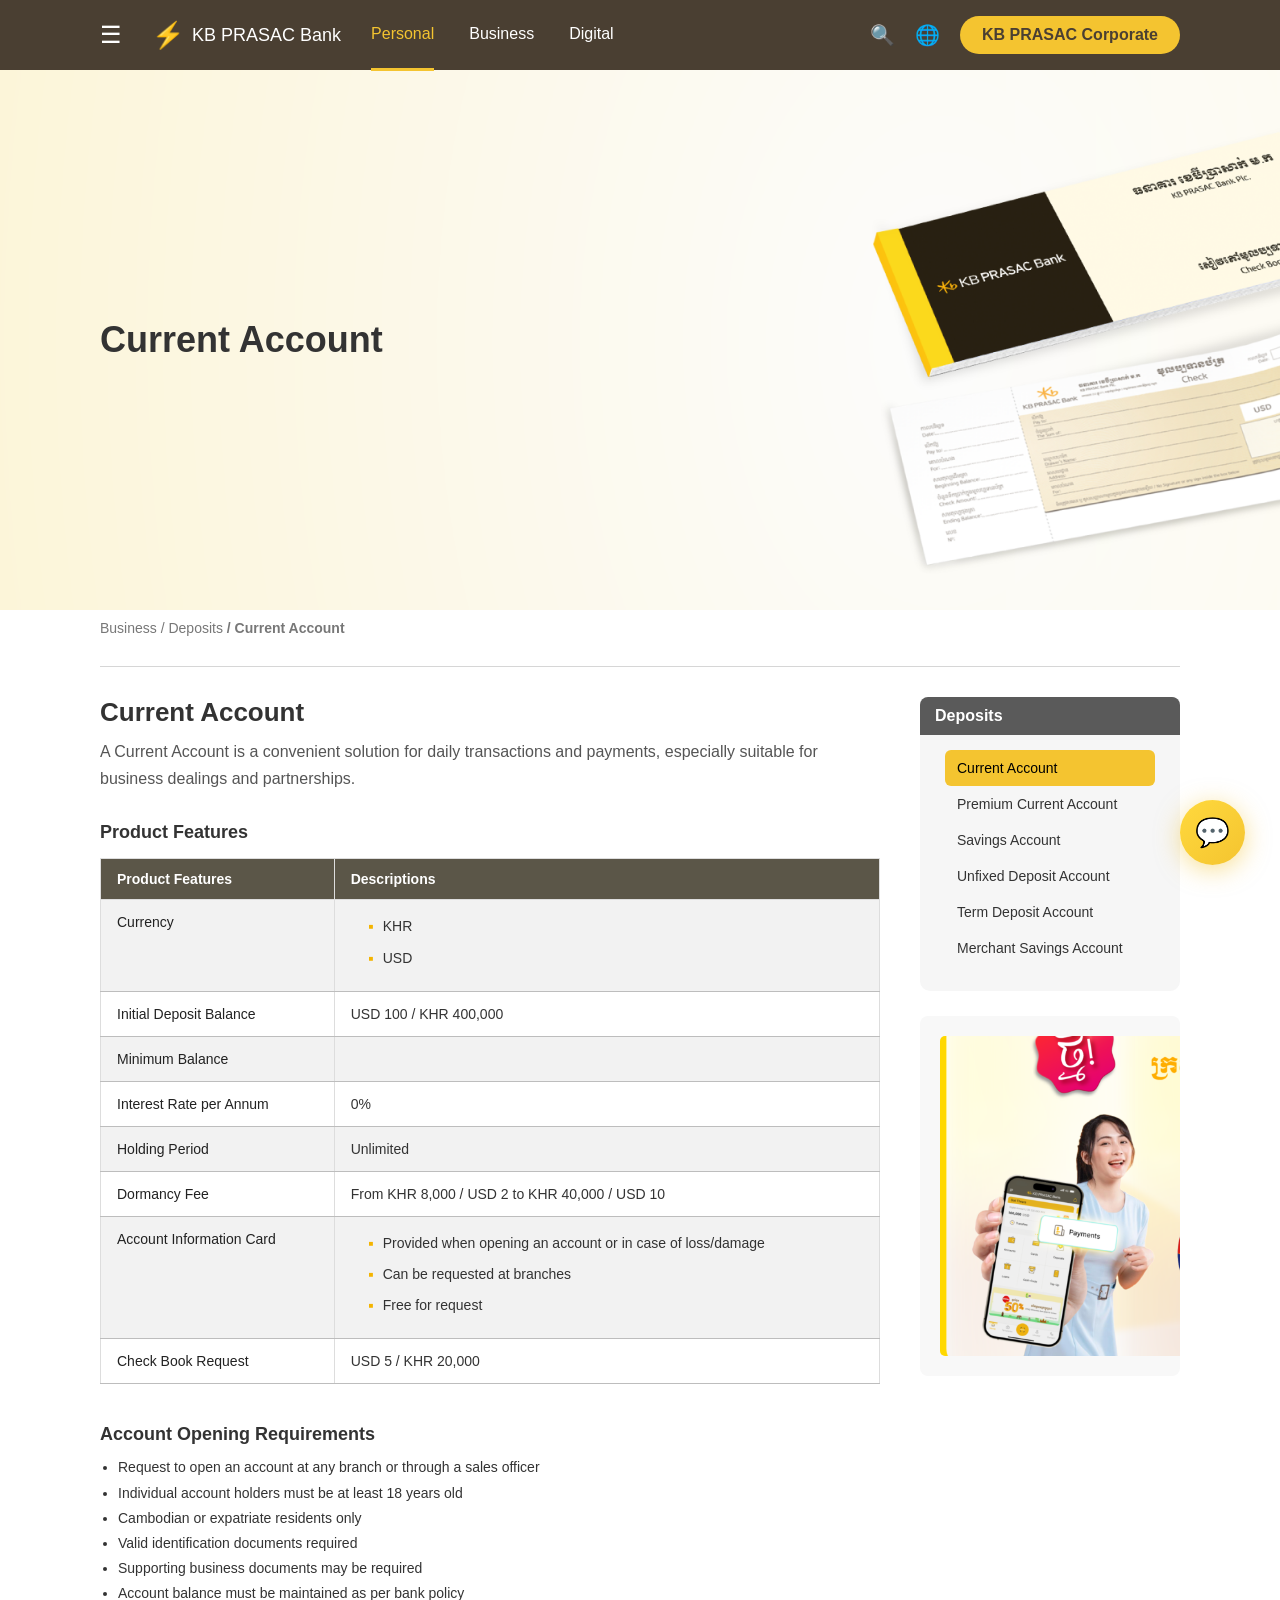
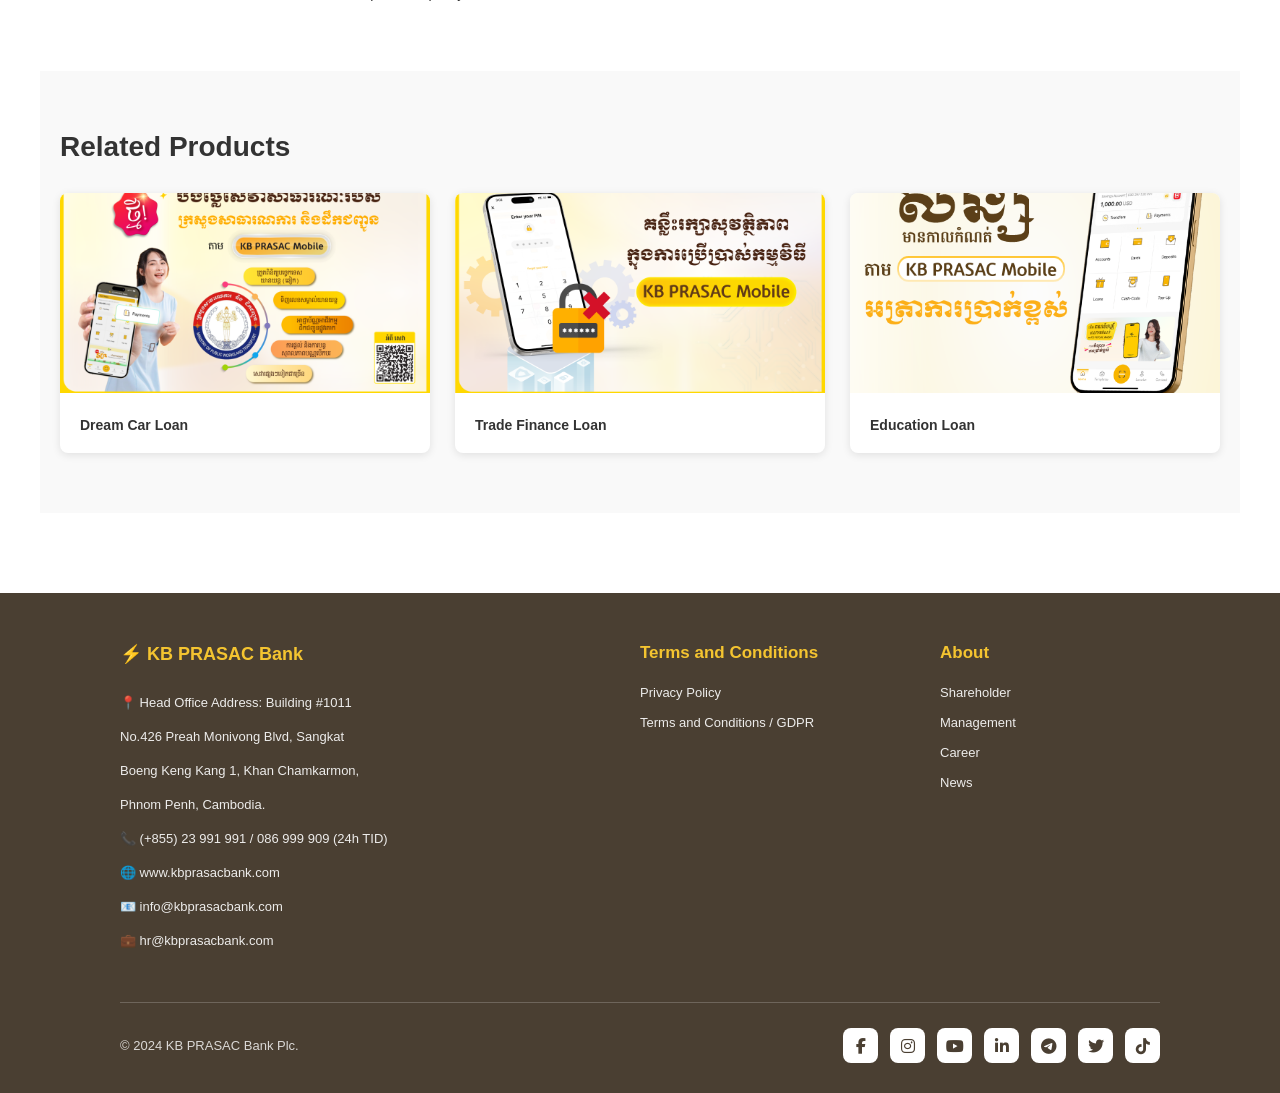
<file: pages/deposits/current-account.html>
<!DOCTYPE html>
<html lang="en">

<head>
    <meta charset="UTF-8">
    <meta name="viewport" content="width=device-width, initial-scale=1.0">
    <title>Current Account</title>
    <link href="https://fonts.googleapis.com/css2?family=Hanuman:wght@400;700&display=swap" rel="stylesheet">
    <link rel="stylesheet" href="https://cdnjs.cloudflare.com/ajax/libs/font-awesome/6.5.1/css/all.min.css" />
    <link rel="stylesheet" href="../../css/style.css">
    <link rel="stylesheet" href="../../css/repeat-style.css">
    <style>
        .loan-hero {
            background: url('../../assets/current-pc.png') center / cover no-repeat !important;
        }

        @media (max-width: 992px) {
            .loan-hero {
                background: url('../../assets/current-mobile.png') center / cover no-repeat !important;
                padding: 60px 0;
                min-height: 50vh;
            }
        }
    </style>
</head>

<body>
    <!-- OVERLAY -->
    <div id="menuOverlay" class="menu-overlay"></div>

    <!-- SIDEBAR -->
    <aside id="sidebar" class="sidebar">
        <div class="sidebar-header">
            <span class="sidebar-logo">KB PRASAC Bank</span>
            <button id="menuClose" class="close-btn">✕</button>
        </div>

        <ul class="sidebar-menu">
            <li class="menu-item">
                <span>Bank Overview</span>
                <span class="plus">+</span>
            </li>
            <li class="menu-item">
                <span>Support</span>
                <span class="plus">+</span>
            </li>
            <li class="menu-item">
                <span>Media</span>
                <span class="plus">+</span>
            </li>
            <li class="menu-item">
                <span>Career</span>
                <span class="plus">+</span>
            </li>
            <li class="menu-item">
                <span>Investor Relations</span>
                <span class="plus">+</span>
            </li>
            <li class="menu-item">
                <span>ESG Management</span>
            </li>
        </ul>

        <div class="sidebar-footer">
            <p>Follow Us:</p>
            <div class="social-icons">
                <span>📘</span>
                <span>📸</span>
                <span>🎵</span>
                <span>❌</span>
                <span>💼</span>
                <span>▶️</span>
                <span>✈️</span>
            </div>
        </div>
    </aside>

    <div id="menuOverlay" class="menu-overlay"></div>

    <header class="header">
        <div class="container header-inner">

            <!-- LEFT -->
            <div class="nav-left">
                <!-- HAMBURGER -->
                <button id="menuToggle" class="menu-toggle">☰</button>

                <a class="logo" href="/">
                    <span class="logo-icon">⚡</span>
                    KB PRASAC Bank
                </a>
                <nav class="mobile-nav">
                    <a href="#">Personal</a>a
                    <a href="#">Business</a>
                    <a href="#">Digital</a>
                    <a href="#">About Us</a>
                    <a href="#">Contact</a>
                </nav>

                <ul class="nav-menu">

                    <!-- PERSONAL -->
                    <li class="nav-item has-mega">
                        <a href="#" class="nav-link active">Personal</a>

                        <div class="mega-menu">
                            <div class="mega-grid">

                                <!-- LOANS -->
                                <div class="mega-col">
                                    <h4>Loans</h4>
                                    <a href="../loans/micro-business-loan.html">Micro Business Loan</a>
                                    <a href="../loans/small-business-loan.html">Small Business Loan</a>
                                    <a href="../loans/medium-business-loan.html">Medium Business Loan</a>
                                    <a href="../loans/overdraft-loan.html">Overdraft Loan</a>
                                    <a href="../loans/trade-finance-loan.html">Trade Finance Loan</a>
                                </div>

                                <!-- DEPOSITS -->
                                <div class="mega-col">
                                    <h4>Deposits</h4>
                                    <a href="../deposits/current-account.html">Current Account</a>
                                    <a href="../deposits/premium-current-account.html">Premium Current Account</a>
                                    <a href="../deposits/savings-account.html">Savings Account</a>
                                    <a href="../deposits/unfixed-deposit-account.html">Unfixed Deposit Account</a>
                                    <a href="../deposits/term-deposit-account.html">Term Deposit Account</a>
                                    <a href="../deposits/merchant-savings-account.html">Merchant Savings Account</a>
                                </div>

                                <!-- SELF-BANKING -->
                                <div class="mega-col">
                                    <h4>Self-Banking</h4>
                                    <a href="../self-banking/kb-prasac-mobile.html">KB PRASAC Mobile</a>
                                    <a href="../self-banking/digital-account.html">Digital Account</a>
                                    <a href="../self-banking/atm.html">ATM</a>
                                    <a href="../self-banking/deposit-machine.html">Deposit Machine</a>
                                    <a href="../self-banking/bill-payments.html">Bill Payments</a>
                                    <a href="../self-banking/interbank-transfer.html">Interbank Fund Transfer</a>
                                </div>

                                <!-- SERVICES -->
                                <div class="mega-col">
                                    <h4>Services</h4>
                                    <a href="../services/bill-payments.html">Bill Payments</a>
                                    <a href="../services/international-transfer.html">International Fund Transfer</a>
                                    <a href="../services/interbank-transfer.html">Interbank Fund Transfer</a>
                                    <a href="../services/cash-code.html">Cash-Code</a>
                                    <a href="../services/foreign-exchange.html">Foreign Exchange</a>
                                    <a href="../services/standing-instruction.html">Standing Instruction</a>
                                    <a href="../services/payroll-service.html">Payroll Service</a>
                                </div>

                            </div>
                        </div>
                    </li>

                    <!-- BUSINESS -->
                    <li class="nav-item has-mega">
                        <a href="#" class="nav-link">Business</a>

                        <div class="mega-menu">
                            <div class="mega-grid">

                                <!-- LOANS -->
                                <div class="mega-col">
                                    <h4>Loans</h4>
                                    <a href="../loans/micro-business-loan.html">Micro Business Loan</a>
                                    <a href="../loans/small-business-loan.html">Small Business Loan</a>
                                    <a href="../loans/medium-business-loan.html">Medium Business Loan</a>
                                    <a href="../loans/overdraft-loan.html">Overdraft Loan</a>
                                    <a href="../loans/trade-finance-loan.html">Trade Finance Loan</a>
                                </div>

                                <!-- DEPOSITS -->
                                <div class="mega-col">
                                    <h4>Deposits</h4>
                                    <a href="../deposits/current-account.html">Current Account</a>
                                    <a href="../deposits/premium-current-account.html">Premium Current Account</a>
                                    <a href="../deposits/savings-account.html">Savings Account</a>
                                    <a href="../deposits/unfixed-deposit-account.html">Unfixed Deposit Account</a>
                                    <a href="../deposits/term-deposit-account.html">Term Deposit Account</a>
                                    <a href="../deposits/merchant-savings-account.html">Merchant Savings Account</a>
                                </div>

                                <!-- BUSINESS SERVICES -->
                                <div class="mega-col">
                                    <h4>Business Services</h4>
                                    <a href="../services/payroll-service.html">Payroll Service</a>
                                    <a href="../services/cash-management.html">Cash Management</a>
                                    <a href="../services/bank-confirmation.html">Bank Confirmation</a>
                                    <a href="../services/standing-instruction.html">Standing Instruction</a>
                                    <a href="../services/foreign-exchange.html">Foreign Exchange</a>
                                </div>

                                <!-- TRADE FINANCE -->
                                <div class="mega-col">
                                    <h4>Trade Finance</h4>
                                    <a href="../trade-finance/import-finance.html">Import Finance</a>
                                    <a href="../trade-finance/export-finance.html">Export Finance</a>
                                    <a href="../trade-finance/guarantees.html">Guarantees</a>
                                    <a href="../trade-finance/lc-services.html">LC Services</a>
                                </div>

                            </div>
                        </div>
                    </li>

                    <!-- DIGITAL -->
                    <li class="nav-item has-mega">
                        <a href="#" class="nav-link">Digital</a>

                        <div class="mega-menu">
                            <div class="mega-grid">

                                <div class="mega-col">
                                    <h4>Digital Banking</h4>
                                    <a href="../digital/kb-prasac-mobile.html">KB PRASAC Mobile</a>
                                    <a href="../digital/kb-prasac-corporate.html">KB PRASAC Corporate</a>
                                    <a href="../digital/digital-account.html">Digital Account</a>
                                </div>

                                <div class="mega-col">
                                    <h4>Self-Service</h4>
                                    <a href="../digital/atm.html">ATM</a>
                                    <a href="../digital/deposit-machine.html">Deposit Machine</a>
                                    <a href="../digital/cash-code.html">Cash-Code</a>
                                    <a href="../digital/css.html">CSS</a>
                                </div>

                                <div class="mega-col">
                                    <h4>Payments</h4>
                                    <a href="../digital/bill-payments.html">Bill Payments</a>
                                    <a href="../digital/interbank-transfer.html">Interbank Fund Transfer</a>
                                    <a href="../digital/international-transfer.html">International Fund Transfer</a>
                                    <a href="../digital/phone-topup.html">Phone Top Up</a>
                                </div>

                                <div class="mega-col">
                                    <h4>Other Services</h4>
                                    <a href="../digital/qr-payment.html">QR Payment</a>
                                    <a href="../digital/tax-payment.html">Tax Payment</a>
                                    <a href="../digital/merchant-services.html">Merchant Services</a>
                                </div>

                            </div>
                        </div>
                    </li>

                </ul>
            </div>

            <!-- RIGHT -->
            <div class="nav-right">
                <span class="icon">🔍</span>
                <span class="icon">🌐</span>
                <a href="#" class="kb-btn">KB PRASAC Corporate</a>
            </div>

        </div>
    </header>


    <section class="loan-hero">
        <div class="container loan-hero-wrap">
            <div class="loan-hero-text">
                <h1>Current Account</h1>
            </div>
        </div>
    </section>


    <div class="container">
        <p class="breadcrumb">Business / Deposits <strong>/ Current Account</strong></p>
    </div>
    <section class="loan-page container">

        <!-- LEFT : CONTENT -->
        <div class="loan-content">

            <h2>Current Account</h2>
            <p class="loan-desc">
                A Current Account is a convenient solution for daily transactions and
                payments, especially suitable for business dealings and partnerships.
            </p>

            <!-- PRODUCT FEATURES -->
            <div class="loan-block">
                <h3>Product Features</h3>

                <table class="kb-table">
                    <thead>
                        <tr>
                            <th>Product Features</th>
                            <th>Descriptions</th>
                        </tr>
                    </thead>
                    <tbody>
                        <tr>
                            <td>Currency</td>
                            <td>
                                <ul class="kb-list">
                                    <li>KHR</li>
                                    <li>USD</li>
                                </ul>
                            </td>
                        </tr>

                        <tr>
                            <td>Initial Deposit Balance</td>
                            <td>USD 100 / KHR 400,000</td>
                        </tr>

                        <tr>
                            <td>Minimum Balance</td>
                            <td>&nbsp;</td>
                        </tr>

                        <tr>
                            <td>Interest Rate per Annum</td>
                            <td>0%</td>
                        </tr>

                        <tr>
                            <td>Holding Period</td>
                            <td>Unlimited</td>
                        </tr>

                        <tr>
                            <td>Dormancy Fee</td>
                            <td>
                                From KHR 8,000 / USD 2 to KHR 40,000 / USD 10
                            </td>
                        </tr>

                        <tr>
                            <td>Account Information Card</td>
                            <td>
                                <ul class="kb-list">
                                    <li>Provided when opening an account or in case of loss/damage</li>
                                    <li>Can be requested at branches</li>
                                    <li>Free for request</li>
                                </ul>
                            </td>
                        </tr>

                        <tr>
                            <td>Check Book Request</td>
                            <td>USD 5 / KHR 20,000</td>
                        </tr>
                    </tbody>
                </table>

            </div>

            <!-- REQUIREMENTS -->
            <div class="loan-block">
                <h3>Account Opening Requirements</h3>
                <ul>
                    <li>Request to open an account at any branch or through a sales officer</li>
                    <li>Individual account holders must be at least 18 years old</li>
                    <li>Cambodian or expatriate residents only</li>
                    <li>Valid identification documents required</li>
                    <li>Supporting business documents may be required</li>
                    <li>Account balance must be maintained as per bank policy</li>
                </ul>
            </div>

        </div>

        <!-- RIGHT : ASIDE -->
        <aside class="loan-sidebar">

            <div class="loan-nav">
                <h4>Deposits</h4>

                <a class="active" href="./current-account.html">
                    Current Account
                </a>
                <a href="./premium-current-account.html">
                    Premium Current Account
                </a>
                <a href="./savings-account.html">
                    Savings Account
                </a>
                <a href="./unfixed-deposit-account.html">
                    Unfixed Deposit Account
                </a>
                <a href="./term-deposit-account.html">
                    Term Deposit Account
                </a>
                <a href="./merchant-savings-account.html">
                    Merchant Savings Account
                </a>
            </div>

            <div class="loan-promo">
                <div class="promo-slider">
                    <img src="../../assets/news2.png" alt="">
                    <img src="../../assets/news1.png" alt="">
                    <img src="../../assets/news3.png" alt="">
                </div>
            </div>

        </aside>

    </section>


    <section class="related-loans container">
        <h3>Related Products</h3>

        <div class="related-grid">
            <div class="related-card">
                <img src="../../assets/news2.png">
                <p>Dream Car Loan</p>
            </div>
            <div class="related-card">
                <img src="../../assets/news3.png">
                <p>Trade Finance Loan</p>
            </div>
            <div class="related-card">
                <img src="../../assets/news1.png">
                <p>Education Loan</p>
            </div>
        </div>
    </section>

    <!-- Footer -->
    <footer class="footer">
        <div class="container">
            <div class="footer-content">
                <div class="footer-info">
                    <div class="footer-logo">⚡ KB PRASAC Bank</div>
                    <p>📍 Head Office Address: Building #1011</p>
                    <p>No.426 Preah Monivong Blvd, Sangkat</p>
                    <p>Boeng Keng Kang 1, Khan Chamkarmon,</p>
                    <p>Phnom Penh, Cambodia.</p>
                    <p>📞 (+855) 23 991 991 / 086 999 909 (24h TID)</p>
                    <p>🌐 www.kbprasacbank.com</p>
                    <p>📧 info@kbprasacbank.com</p>
                    <p>💼 hr@kbprasacbank.com</p>
                </div>
                <div class="footer-section">
                    <h4>Terms and Conditions</h4>
                    <ul>
                        <li><a href="#">Privacy Policy</a></li>
                        <li><a href="#">Terms and Conditions / GDPR</a></li>
                    </ul>
                </div>
                <div class="footer-section">
                    <h4>About</h4>
                    <ul>
                        <li><a href="#">Shareholder</a></li>
                        <li><a href="#">Management</a></li>
                        <li><a href="#">Career</a></li>
                        <li><a href="#">News</a></li>
                    </ul>
                </div>
            </div>
            <div class="footer-bottom">
                <p>© 2024 KB PRASAC Bank Plc.</p>

                <div class="social-icons">
                    <a href="#" class="social-icon"><i class="fab fa-facebook-f"></i></a>
                    <a href="#" class="social-icon"><i class="fab fa-instagram"></i></a>
                    <a href="#" class="social-icon"><i class="fab fa-youtube"></i></a>
                    <a href="#" class="social-icon"><i class="fab fa-linkedin-in"></i></a>
                    <a href="#" class="social-icon"><i class="fab fa-telegram-plane"></i></a>
                    <a href="#" class="social-icon"><i class="fab fa-twitter"></i></a>
                    <a href="#" class="social-icon"><i class="fab fa-tiktok"></i></a>
                </div>
            </div>
        </div>
    </footer>

    <!-- Chat Button -->
    <div class="chat-button"></div>
    <script src="../../js/main.js"></script>

</body>

</html>
</file>
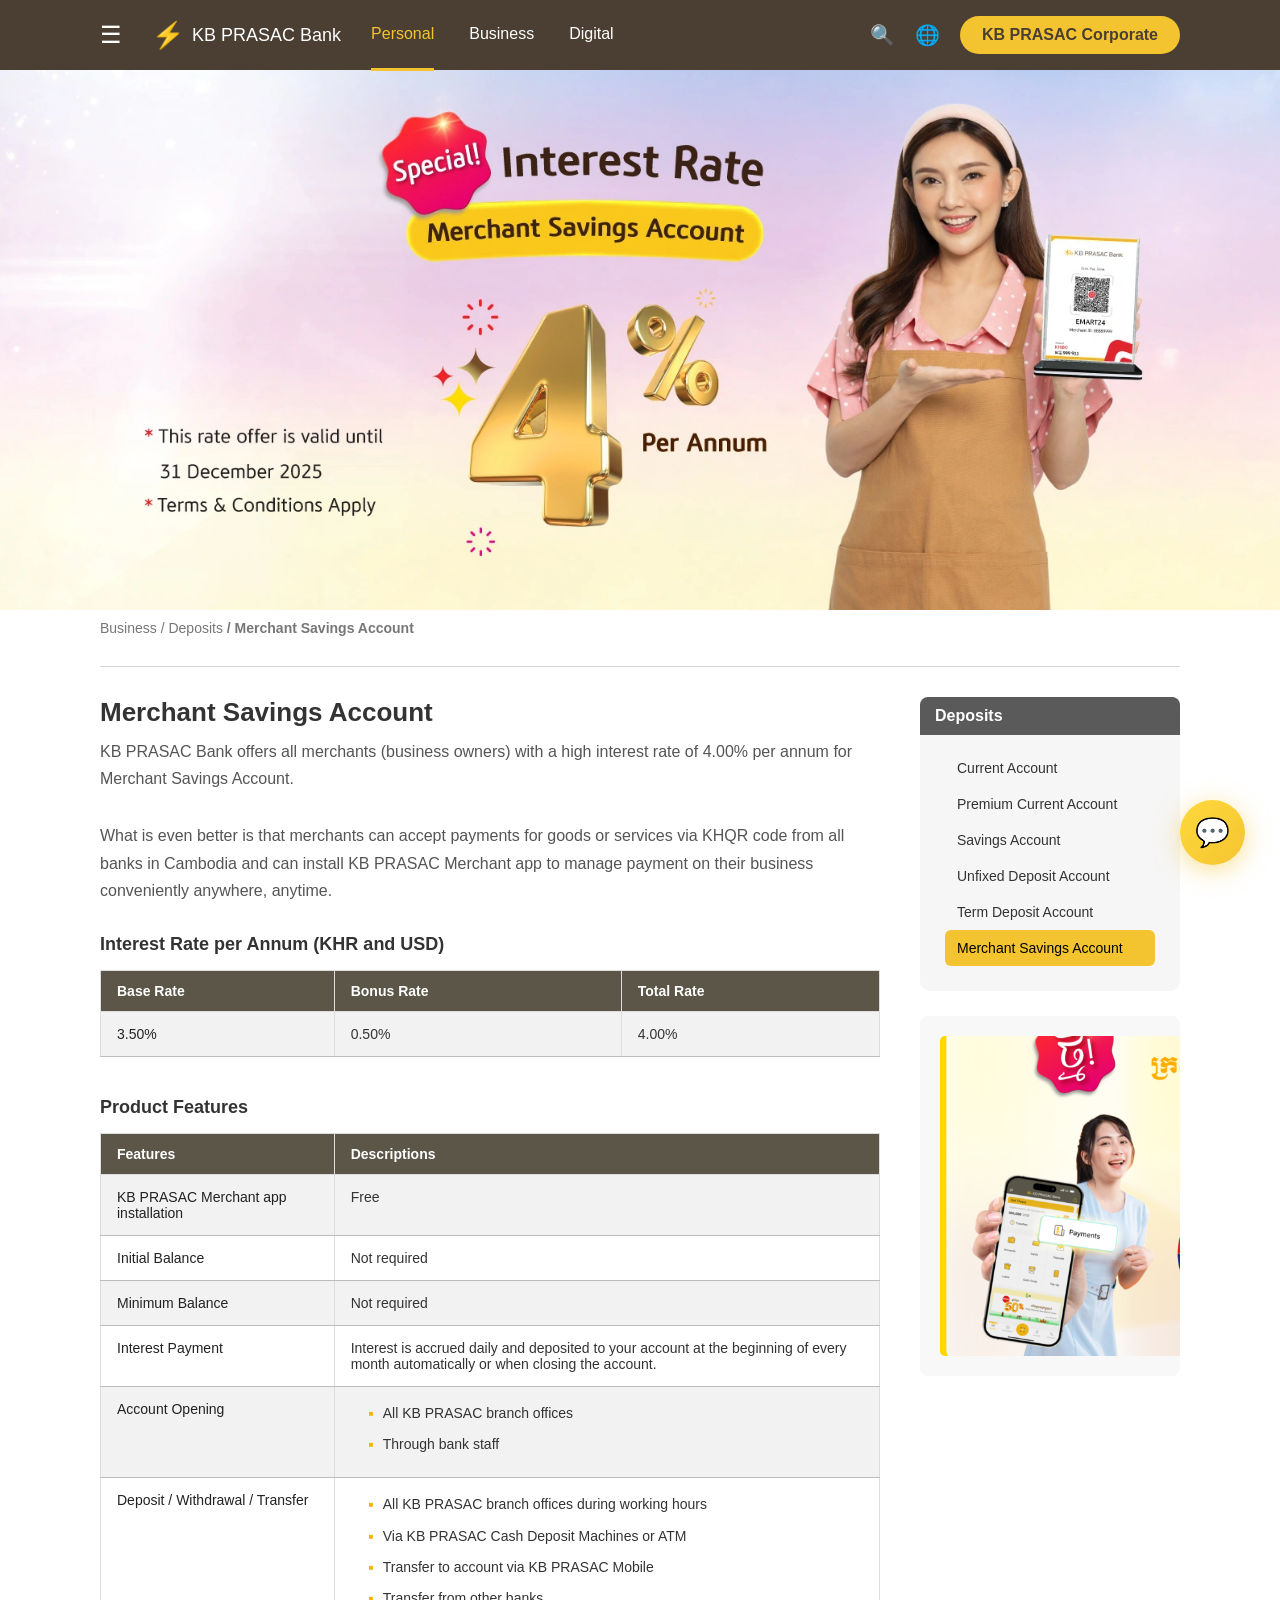
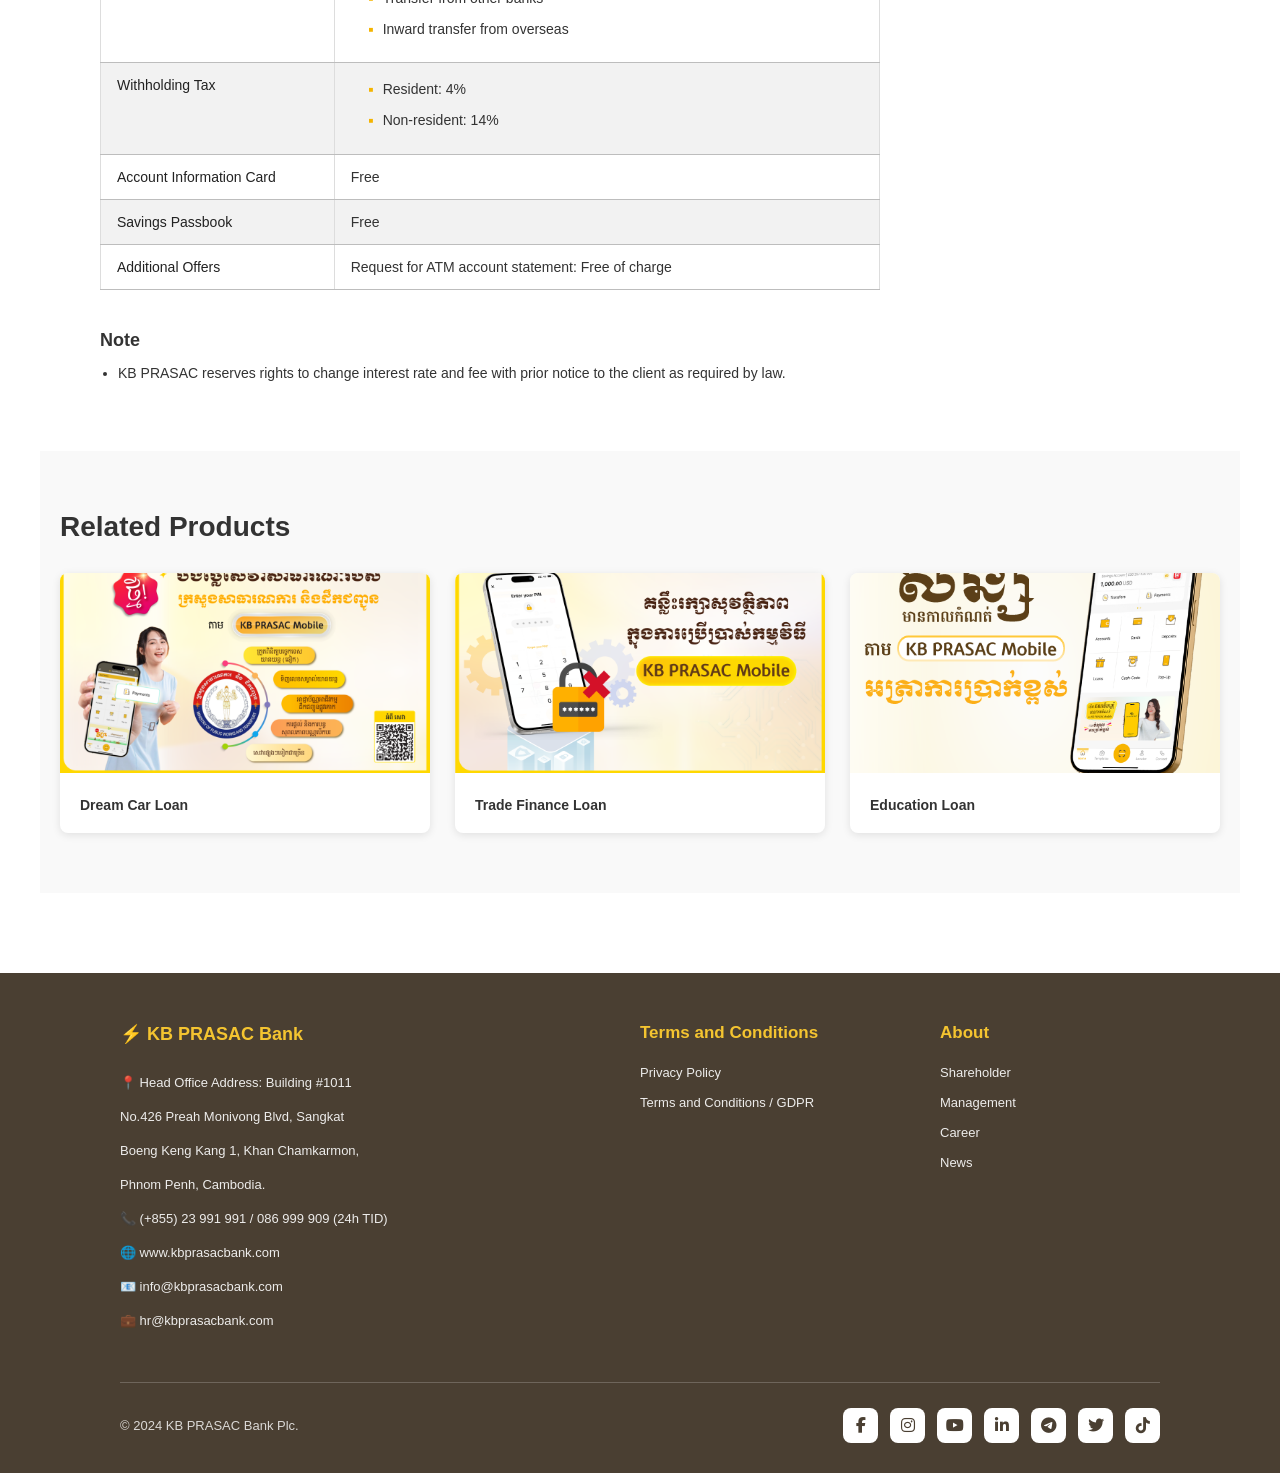
<file: pages/deposits/merchant-savings-account.html>
<!DOCTYPE html>
<html lang="en">

<head>
    <meta charset="UTF-8">
    <meta name="viewport" content="width=device-width, initial-scale=1.0">
    <title>Merchant Savings Account</title>
    <link href="https://fonts.googleapis.com/css2?family=Hanuman:wght@400;700&display=swap" rel="stylesheet">
    <link rel="stylesheet" href="https://cdnjs.cloudflare.com/ajax/libs/font-awesome/6.5.1/css/all.min.css" />
    <link rel="stylesheet" href="../../css/style.css">
    <link rel="stylesheet" href="../../css/repeat-style.css">
    <style>
        .loan-hero {
            background: url('../../assets/merchant-pc.png') center / cover no-repeat !important;
        }

        @media (max-width: 992px) {
            .loan-hero {
                background: url('../../assets/merchant-mobile.png') center / cover no-repeat !important;
                padding: 60px 0;
                min-height: 50vh;
            }
        }
    </style>
</head>

<body>
    <!-- OVERLAY -->
    <div id="menuOverlay" class="menu-overlay"></div>

    <!-- SIDEBAR -->
    <aside id="sidebar" class="sidebar">
        <div class="sidebar-header">
            <span class="sidebar-logo">KB PRASAC Bank</span>
            <button id="menuClose" class="close-btn">✕</button>
        </div>

        <ul class="sidebar-menu">
            <li class="menu-item">
                <span>Bank Overview</span>
                <span class="plus">+</span>
            </li>
            <li class="menu-item">
                <span>Support</span>
                <span class="plus">+</span>
            </li>
            <li class="menu-item">
                <span>Media</span>
                <span class="plus">+</span>
            </li>
            <li class="menu-item">
                <span>Career</span>
                <span class="plus">+</span>
            </li>
            <li class="menu-item">
                <span>Investor Relations</span>
                <span class="plus">+</span>
            </li>
            <li class="menu-item">
                <span>ESG Management</span>
            </li>
        </ul>

        <div class="sidebar-footer">
            <p>Follow Us:</p>
            <div class="social-icons">
                <span>📘</span>
                <span>📸</span>
                <span>🎵</span>
                <span>❌</span>
                <span>💼</span>
                <span>▶️</span>
                <span>✈️</span>
            </div>
        </div>
    </aside>

    <div id="menuOverlay" class="menu-overlay"></div>

    <header class="header">
        <div class="container header-inner">

            <!-- LEFT -->
            <div class="nav-left">
                <!-- HAMBURGER -->
                <button id="menuToggle" class="menu-toggle">☰</button>

                <a class="logo" href="/">
                    <span class="logo-icon">⚡</span>
                    KB PRASAC Bank
                </a>
                <nav class="mobile-nav">
                    <a href="#">Personal</a>a
                    <a href="#">Business</a>
                    <a href="#">Digital</a>
                    <a href="#">About Us</a>
                    <a href="#">Contact</a>
                </nav>

                <ul class="nav-menu">

                    <!-- PERSONAL -->
                    <li class="nav-item has-mega">
                        <a href="#" class="nav-link active">Personal</a>

                        <div class="mega-menu">
                            <div class="mega-grid">

                                <!-- LOANS -->
                                <div class="mega-col">
                                    <h4>Loans</h4>
                                    <a href="../loans/micro-business-loan.html">Micro Business Loan</a>
                                    <a href="../loans/small-business-loan.html">Small Business Loan</a>
                                    <a href="../loans/medium-business-loan.html">Medium Business Loan</a>
                                    <a href="../loans/overdraft-loan.html">Overdraft Loan</a>
                                    <a href="../loans/trade-finance-loan.html">Trade Finance Loan</a>
                                </div>

                                <!-- DEPOSITS -->
                                <div class="mega-col">
                                    <h4>Deposits</h4>
                                    <a href="../deposits/current-account.html">Current Account</a>
                                    <a href="../deposits/premium-current-account.html">Premium Current Account</a>
                                    <a href="../deposits/savings-account.html">Savings Account</a>
                                    <a href="../deposits/unfixed-deposit-account.html">Unfixed Deposit Account</a>
                                    <a href="../deposits/term-deposit-account.html">Term Deposit Account</a>
                                    <a href="../deposits/merchant-savings-account.html">Merchant Savings Account</a>
                                </div>

                                <!-- SELF-BANKING -->
                                <div class="mega-col">
                                    <h4>Self-Banking</h4>
                                    <a href="../self-banking/kb-prasac-mobile.html">KB PRASAC Mobile</a>
                                    <a href="../self-banking/digital-account.html">Digital Account</a>
                                    <a href="../self-banking/atm.html">ATM</a>
                                    <a href="../self-banking/deposit-machine.html">Deposit Machine</a>
                                    <a href="../self-banking/bill-payments.html">Bill Payments</a>
                                    <a href="../self-banking/interbank-transfer.html">Interbank Fund Transfer</a>
                                </div>

                                <!-- SERVICES -->
                                <div class="mega-col">
                                    <h4>Services</h4>
                                    <a href="../services/bill-payments.html">Bill Payments</a>
                                    <a href="../services/international-transfer.html">International Fund Transfer</a>
                                    <a href="../services/interbank-transfer.html">Interbank Fund Transfer</a>
                                    <a href="../services/cash-code.html">Cash-Code</a>
                                    <a href="../services/foreign-exchange.html">Foreign Exchange</a>
                                    <a href="../services/standing-instruction.html">Standing Instruction</a>
                                    <a href="../services/payroll-service.html">Payroll Service</a>
                                </div>

                            </div>
                        </div>
                    </li>

                    <!-- BUSINESS -->
                    <li class="nav-item has-mega">
                        <a href="#" class="nav-link">Business</a>

                        <div class="mega-menu">
                            <div class="mega-grid">

                                <!-- LOANS -->
                                <div class="mega-col">
                                    <h4>Loans</h4>
                                    <a href="../loans/micro-business-loan.html">Micro Business Loan</a>
                                    <a href="../loans/small-business-loan.html">Small Business Loan</a>
                                    <a href="../loans/medium-business-loan.html">Medium Business Loan</a>
                                    <a href="../loans/overdraft-loan.html">Overdraft Loan</a>
                                    <a href="../loans/trade-finance-loan.html">Trade Finance Loan</a>
                                </div>

                                <!-- DEPOSITS -->
                                <div class="mega-col">
                                    <h4>Deposits</h4>
                                    <a href="../deposits/current-account.html">Current Account</a>
                                    <a href="../deposits/premium-current-account.html">Premium Current Account</a>
                                    <a href="../deposits/savings-account.html">Savings Account</a>
                                    <a href="../deposits/unfixed-deposit-account.html">Unfixed Deposit Account</a>
                                    <a href="../deposits/term-deposit-account.html">Term Deposit Account</a>
                                    <a href="../deposits/merchant-savings-account.html">Merchant Savings Account</a>
                                </div>

                                <!-- BUSINESS SERVICES -->
                                <div class="mega-col">
                                    <h4>Business Services</h4>
                                    <a href="../services/payroll-service.html">Payroll Service</a>
                                    <a href="../services/cash-management.html">Cash Management</a>
                                    <a href="../services/bank-confirmation.html">Bank Confirmation</a>
                                    <a href="../services/standing-instruction.html">Standing Instruction</a>
                                    <a href="../services/foreign-exchange.html">Foreign Exchange</a>
                                </div>

                                <!-- TRADE FINANCE -->
                                <div class="mega-col">
                                    <h4>Trade Finance</h4>
                                    <a href="../trade-finance/import-finance.html">Import Finance</a>
                                    <a href="../trade-finance/export-finance.html">Export Finance</a>
                                    <a href="../trade-finance/guarantees.html">Guarantees</a>
                                    <a href="../trade-finance/lc-services.html">LC Services</a>
                                </div>

                            </div>
                        </div>
                    </li>

                    <!-- DIGITAL -->
                    <li class="nav-item has-mega">
                        <a href="#" class="nav-link">Digital</a>

                        <div class="mega-menu">
                            <div class="mega-grid">

                                <div class="mega-col">
                                    <h4>Digital Banking</h4>
                                    <a href="../digital/kb-prasac-mobile.html">KB PRASAC Mobile</a>
                                    <a href="../digital/kb-prasac-corporate.html">KB PRASAC Corporate</a>
                                    <a href="../digital/digital-account.html">Digital Account</a>
                                </div>

                                <div class="mega-col">
                                    <h4>Self-Service</h4>
                                    <a href="../digital/atm.html">ATM</a>
                                    <a href="../digital/deposit-machine.html">Deposit Machine</a>
                                    <a href="../digital/cash-code.html">Cash-Code</a>
                                    <a href="../digital/css.html">CSS</a>
                                </div>

                                <div class="mega-col">
                                    <h4>Payments</h4>
                                    <a href="../digital/bill-payments.html">Bill Payments</a>
                                    <a href="../digital/interbank-transfer.html">Interbank Fund Transfer</a>
                                    <a href="../digital/international-transfer.html">International Fund Transfer</a>
                                    <a href="../digital/phone-topup.html">Phone Top Up</a>
                                </div>

                                <div class="mega-col">
                                    <h4>Other Services</h4>
                                    <a href="../digital/qr-payment.html">QR Payment</a>
                                    <a href="../digital/tax-payment.html">Tax Payment</a>
                                    <a href="../digital/merchant-services.html">Merchant Services</a>
                                </div>

                            </div>
                        </div>
                    </li>

                </ul>
            </div>

            <!-- RIGHT -->
            <div class="nav-right">
                <span class="icon">🔍</span>
                <span class="icon">🌐</span>
                <a href="#" class="kb-btn">KB PRASAC Corporate</a>
            </div>

        </div>
    </header>

    <section class="loan-hero">
        <div class="container loan-hero-wrap">
            <div class="loan-hero-text">
                <!-- <h1>Merchant Savings Account</h1> -->
            </div>
        </div>
    </section>

    <div class="container">
        <p class="breadcrumb">Business / Deposits <strong>/ Merchant Savings Account</strong></p>
    </div>
    <section class="loan-page container">

        <!-- LEFT : CONTENT -->
        <div class="loan-content">

            <h2>Merchant Savings Account</h2>

            <p class="loan-desc">
                KB PRASAC Bank offers all merchants (business owners) with a high interest rate
                of 4.00% per annum for Merchant Savings Account.
            </p>

            <p class="loan-desc">
                What is even better is that merchants can accept payments for goods or services
                via KHQR code from all banks in Cambodia and can install KB PRASAC Merchant app
                to manage payment on their business conveniently anywhere, anytime.
            </p>

            <!-- INTEREST RATE -->
            <div class="loan-block">
                <h3>Interest Rate per Annum (KHR and USD)</h3>

                <table class="kb-table">
                    <thead>
                        <tr>
                            <th>Base Rate</th>
                            <th>Bonus Rate</th>
                            <th>Total Rate</th>
                        </tr>
                    </thead>
                    <tbody>
                        <tr>
                            <td>3.50%</td>
                            <td>0.50%</td>
                            <td>4.00%</td>
                        </tr>
                    </tbody>
                </table>
            </div>

            <!-- PRODUCT FEATURES -->
            <div class="loan-block">
                <h3>Product Features</h3>

                <table class="kb-table">
                    <thead>
                        <tr>
                            <th>Features</th>
                            <th>Descriptions</th>
                        </tr>
                    </thead>
                    <tbody>
                        <tr>
                            <td>KB PRASAC Merchant app installation</td>
                            <td>Free</td>
                        </tr>

                        <tr>
                            <td>Initial Balance</td>
                            <td>Not required</td>
                        </tr>

                        <tr>
                            <td>Minimum Balance</td>
                            <td>Not required</td>
                        </tr>

                        <tr>
                            <td>Interest Payment</td>
                            <td>
                                Interest is accrued daily and deposited to your account at the beginning
                                of every month automatically or when closing the account.
                            </td>
                        </tr>

                        <tr>
                            <td>Account Opening</td>
                            <td>
                                <ul class="kb-list">
                                    <li>All KB PRASAC branch offices</li>
                                    <li>Through bank staff</li>
                                </ul>
                            </td>
                        </tr>

                        <tr>
                            <td>Deposit / Withdrawal / Transfer</td>
                            <td>
                                <ul class="kb-list">
                                    <li>All KB PRASAC branch offices during working hours</li>
                                    <li>Via KB PRASAC Cash Deposit Machines or ATM</li>
                                    <li>Transfer to account via KB PRASAC Mobile</li>
                                    <li>Transfer from other banks</li>
                                    <li>Inward transfer from overseas</li>
                                </ul>
                            </td>
                        </tr>

                        <tr>
                            <td>Withholding Tax</td>
                            <td>
                                <ul class="kb-list">
                                    <li>Resident: 4%</li>
                                    <li>Non-resident: 14%</li>
                                </ul>
                            </td>
                        </tr>

                        <tr>
                            <td>Account Information Card</td>
                            <td>Free</td>
                        </tr>

                        <tr>
                            <td>Savings Passbook</td>
                            <td>Free</td>
                        </tr>

                        <tr>
                            <td>Additional Offers</td>
                            <td>Request for ATM account statement: Free of charge</td>
                        </tr>
                    </tbody>
                </table>
            </div>

            <!-- NOTE -->
            <div class="loan-block">
                <h3>Note</h3>
                <ul>
                    <li>
                        KB PRASAC reserves rights to change interest rate and fee with prior notice
                        to the client as required by law.
                    </li>
                </ul>
            </div>

        </div>

        <!-- RIGHT : ASIDE -->
        <aside class="loan-sidebar">

            <div class="loan-nav">
                <h4>Deposits</h4>

                <a href="./current-account.html">
                    Current Account
                </a>
                <a href="./premium-current-account.html">
                    Premium Current Account
                </a>
                <a href="./savings-account.html">
                    Savings Account
                </a>
                <a href="./unfixed-deposit-account.html">
                    Unfixed Deposit Account
                </a>
                <a href="./term-deposit-account.html">
                    Term Deposit Account
                </a>
                <a class="active" href="./merchant-savings-account.html">
                    Merchant Savings Account
                </a>
            </div>

            <div class="loan-promo">
                <div class="promo-slider">
                    <img src="../../assets/news2.png" alt="">
                    <img src="../../assets/news1.png" alt="">
                    <img src="../../assets/news3.png" alt="">
                </div>
            </div>

        </aside>

    </section>


    <section class="related-loans container">
        <h3>Related Products</h3>

        <div class="related-grid">
            <div class="related-card">
                <img src="../../assets/news2.png">
                <p>Dream Car Loan</p>
            </div>
            <div class="related-card">
                <img src="../../assets/news3.png">
                <p>Trade Finance Loan</p>
            </div>
            <div class="related-card">
                <img src="../../assets/news1.png">
                <p>Education Loan</p>
            </div>
        </div>
    </section>

    <!-- Footer -->
    <footer class="footer">
        <div class="container">
            <div class="footer-content">
                <div class="footer-info">
                    <div class="footer-logo">⚡ KB PRASAC Bank</div>
                    <p>📍 Head Office Address: Building #1011</p>
                    <p>No.426 Preah Monivong Blvd, Sangkat</p>
                    <p>Boeng Keng Kang 1, Khan Chamkarmon,</p>
                    <p>Phnom Penh, Cambodia.</p>
                    <p>📞 (+855) 23 991 991 / 086 999 909 (24h TID)</p>
                    <p>🌐 www.kbprasacbank.com</p>
                    <p>📧 info@kbprasacbank.com</p>
                    <p>💼 hr@kbprasacbank.com</p>
                </div>
                <div class="footer-section">
                    <h4>Terms and Conditions</h4>
                    <ul>
                        <li><a href="#">Privacy Policy</a></li>
                        <li><a href="#">Terms and Conditions / GDPR</a></li>
                    </ul>
                </div>
                <div class="footer-section">
                    <h4>About</h4>
                    <ul>
                        <li><a href="#">Shareholder</a></li>
                        <li><a href="#">Management</a></li>
                        <li><a href="#">Career</a></li>
                        <li><a href="#">News</a></li>
                    </ul>
                </div>
            </div>
            <div class="footer-bottom">
                <p>© 2024 KB PRASAC Bank Plc.</p>

                <div class="social-icons">
                    <a href="#" class="social-icon"><i class="fab fa-facebook-f"></i></a>
                    <a href="#" class="social-icon"><i class="fab fa-instagram"></i></a>
                    <a href="#" class="social-icon"><i class="fab fa-youtube"></i></a>
                    <a href="#" class="social-icon"><i class="fab fa-linkedin-in"></i></a>
                    <a href="#" class="social-icon"><i class="fab fa-telegram-plane"></i></a>
                    <a href="#" class="social-icon"><i class="fab fa-twitter"></i></a>
                    <a href="#" class="social-icon"><i class="fab fa-tiktok"></i></a>
                </div>
            </div>
        </div>
    </footer>

    <!-- Chat Button -->
    <div class="chat-button"></div>
    <script src="../../js/main.js"></script>

</body>

</html>
</file>
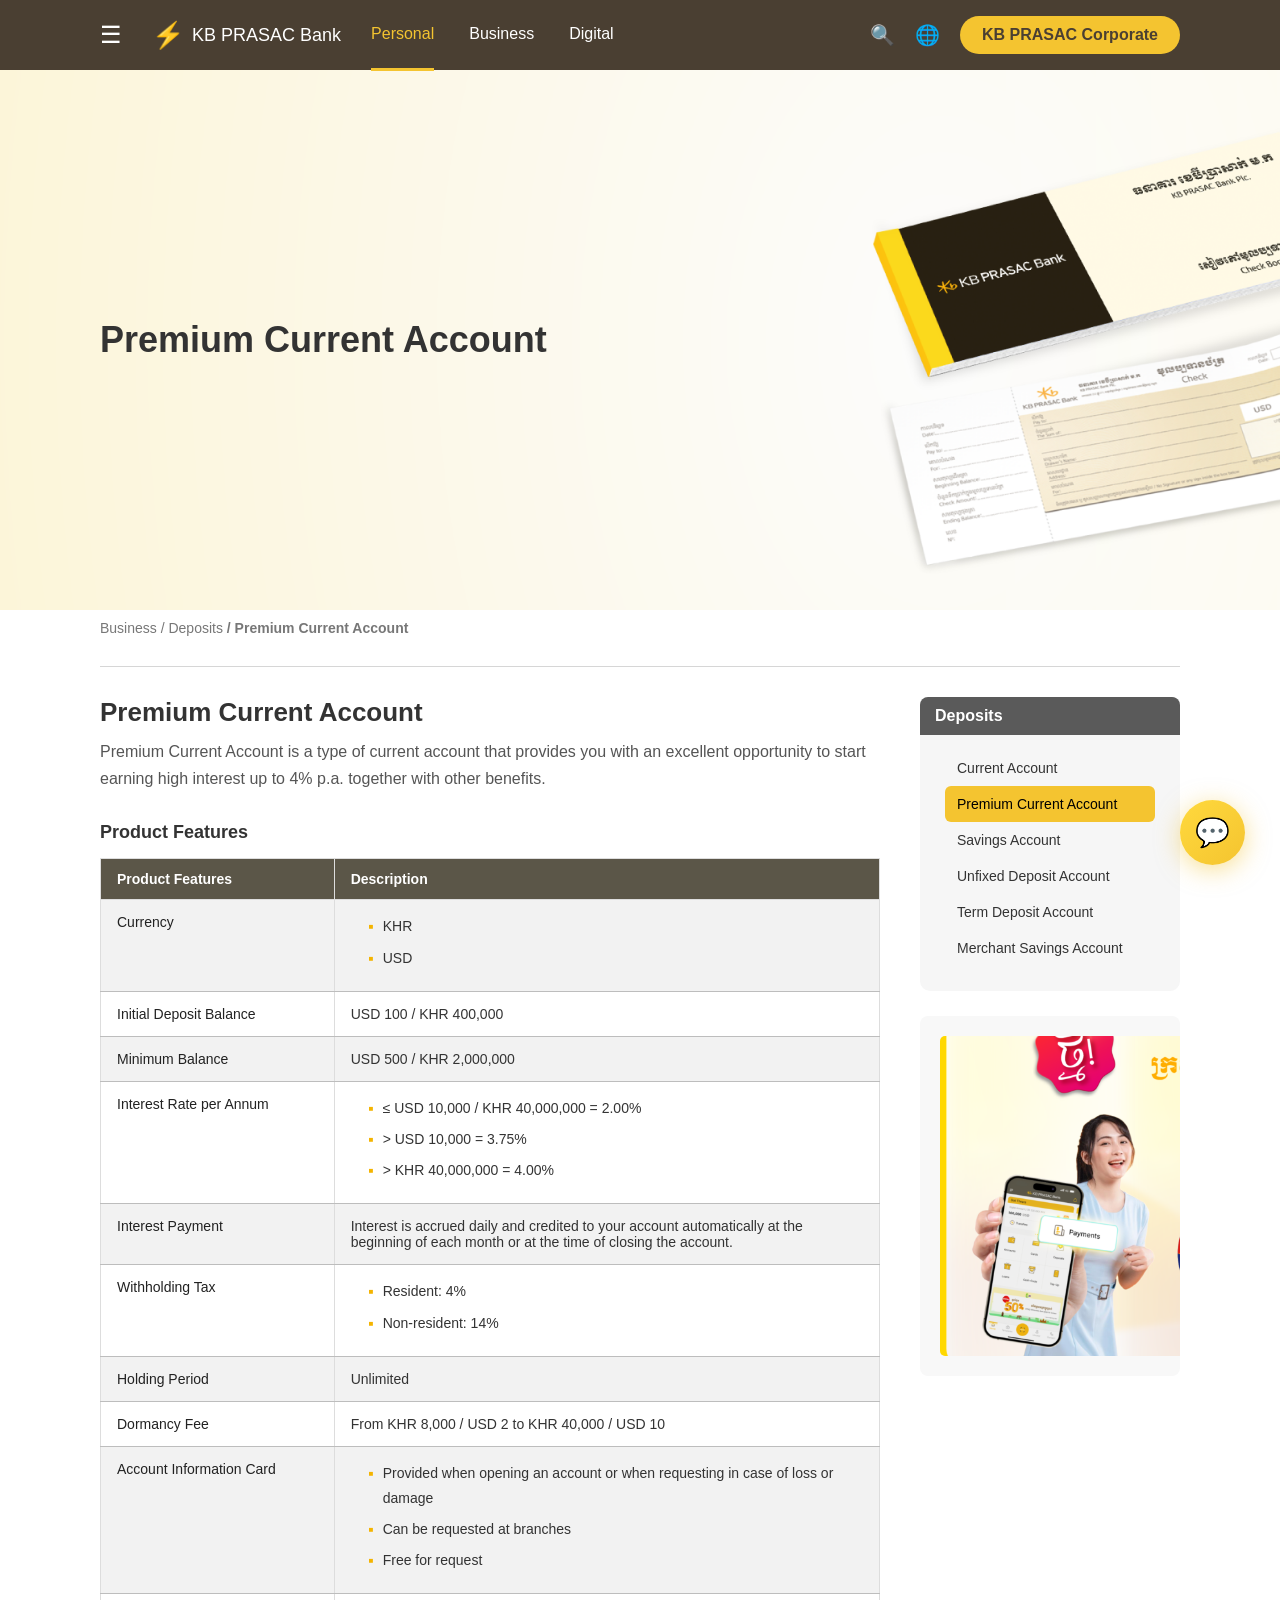
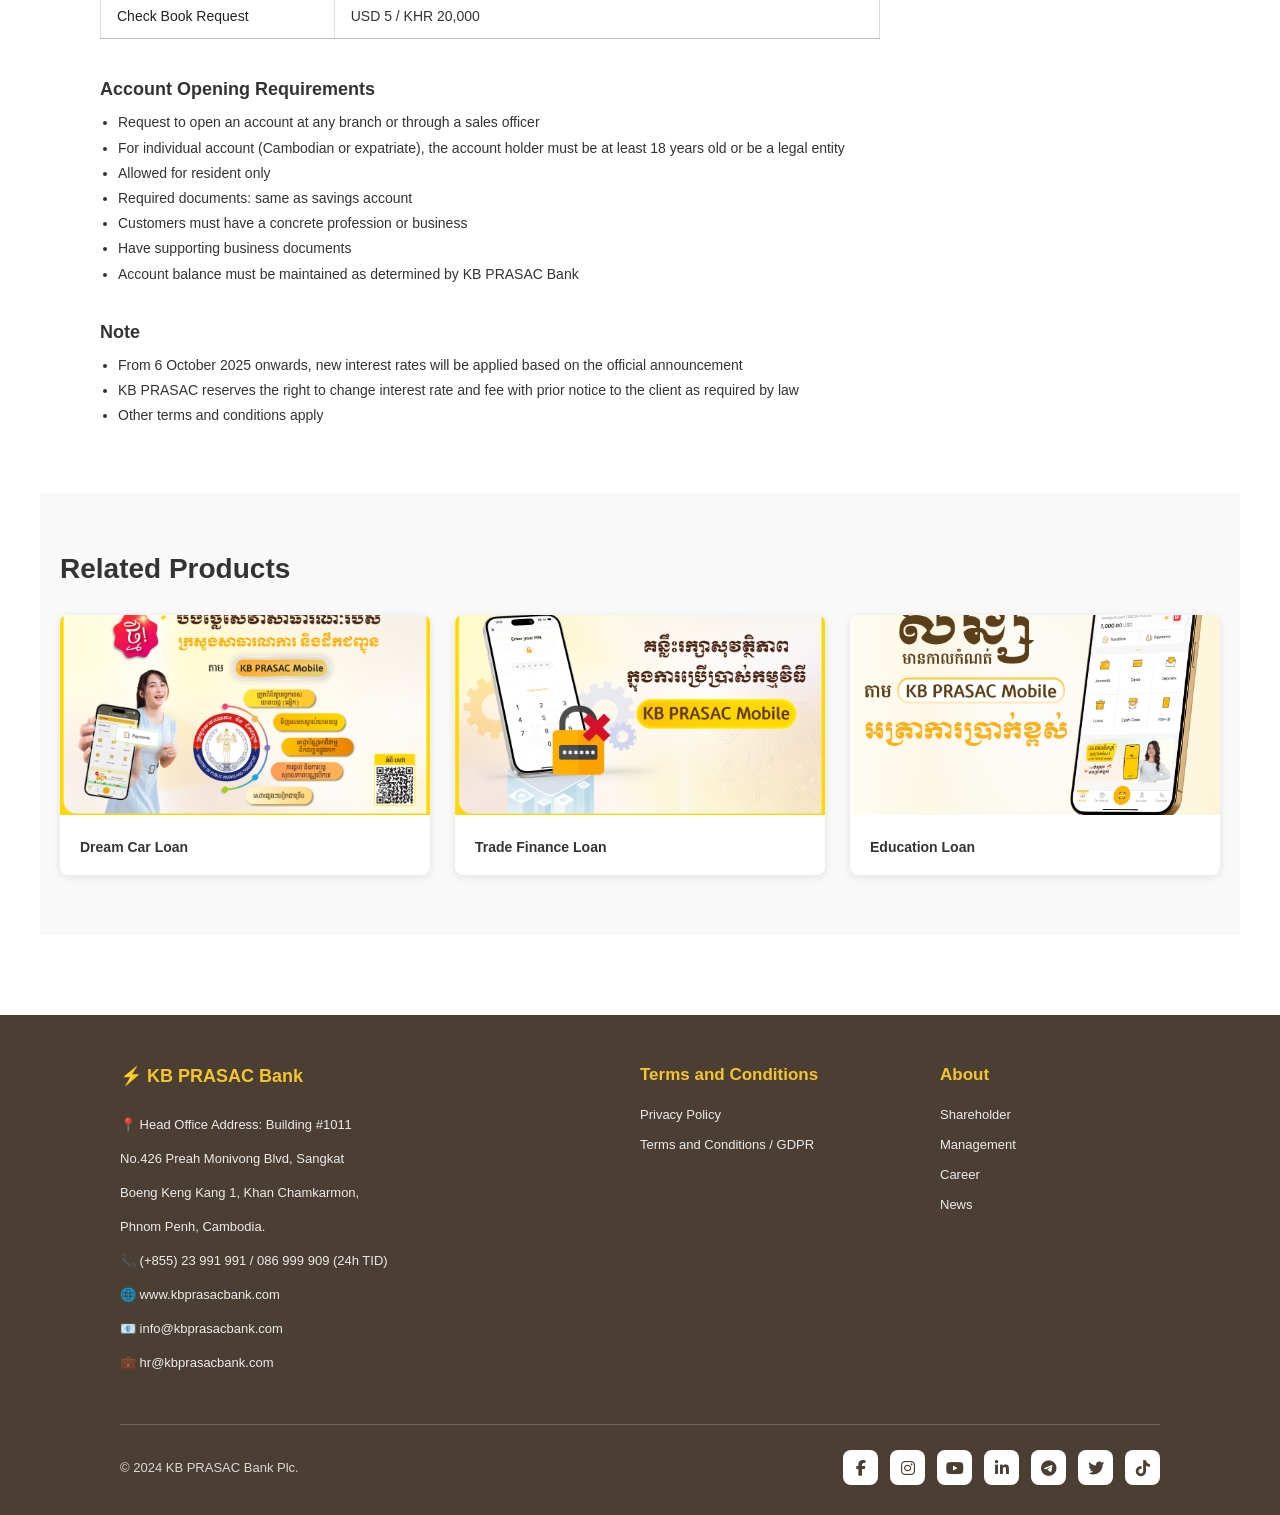
<file: pages/deposits/premium-current-account.html>
<!DOCTYPE html>
<html lang="en">

<head>
    <meta charset="UTF-8">
    <meta name="viewport" content="width=device-width, initial-scale=1.0">
    <title>Premium Current Account</title>
    <link href="https://fonts.googleapis.com/css2?family=Hanuman:wght@400;700&display=swap" rel="stylesheet">
    <link rel="stylesheet" href="https://cdnjs.cloudflare.com/ajax/libs/font-awesome/6.5.1/css/all.min.css" />
    <link rel="stylesheet" href="../../css/style.css">
    <link rel="stylesheet" href="../../css/repeat-style.css">
    <style>
        .loan-hero {
            background: url('../../assets/current-pc.png') center / cover no-repeat !important;
        }

        @media (max-width: 992px) {
            .loan-hero {
                background: url('../../assets/current-mobile.png') center / cover no-repeat !important;
                padding: 60px 0;
                min-height: 50vh;
            }
        }
    </style>
</head>

<body>
    <!-- OVERLAY -->
    <div id="menuOverlay" class="menu-overlay"></div>

    <!-- SIDEBAR -->
    <aside id="sidebar" class="sidebar">
        <div class="sidebar-header">
            <span class="sidebar-logo">KB PRASAC Bank</span>
            <button id="menuClose" class="close-btn">✕</button>
        </div>

        <ul class="sidebar-menu">
            <li class="menu-item">
                <span>Bank Overview</span>
                <span class="plus">+</span>
            </li>
            <li class="menu-item">
                <span>Support</span>
                <span class="plus">+</span>
            </li>
            <li class="menu-item">
                <span>Media</span>
                <span class="plus">+</span>
            </li>
            <li class="menu-item">
                <span>Career</span>
                <span class="plus">+</span>
            </li>
            <li class="menu-item">
                <span>Investor Relations</span>
                <span class="plus">+</span>
            </li>
            <li class="menu-item">
                <span>ESG Management</span>
            </li>
        </ul>

        <div class="sidebar-footer">
            <p>Follow Us:</p>
            <div class="social-icons">
                <span>📘</span>
                <span>📸</span>
                <span>🎵</span>
                <span>❌</span>
                <span>💼</span>
                <span>▶️</span>
                <span>✈️</span>
            </div>
        </div>
    </aside>

    <div id="menuOverlay" class="menu-overlay"></div>

    <header class="header">
        <div class="container header-inner">

            <!-- LEFT -->
            <div class="nav-left">
                <!-- HAMBURGER -->
                <button id="menuToggle" class="menu-toggle">☰</button>

                <a class="logo" href="/">
                    <span class="logo-icon">⚡</span>
                    KB PRASAC Bank
                </a>
                <nav class="mobile-nav">
                    <a href="#">Personal</a>a
                    <a href="#">Business</a>
                    <a href="#">Digital</a>
                    <a href="#">About Us</a>
                    <a href="#">Contact</a>
                </nav>

                <ul class="nav-menu">

                    <!-- PERSONAL -->
                    <li class="nav-item has-mega">
                        <a href="#" class="nav-link active">Personal</a>

                        <div class="mega-menu">
                            <div class="mega-grid">

                                <!-- LOANS -->
                                <div class="mega-col">
                                    <h4>Loans</h4>
                                    <a href="../loans/micro-business-loan.html">Micro Business Loan</a>
                                    <a href="../loans/small-business-loan.html">Small Business Loan</a>
                                    <a href="../loans/medium-business-loan.html">Medium Business Loan</a>
                                    <a href="../loans/overdraft-loan.html">Overdraft Loan</a>
                                    <a href="../loans/trade-finance-loan.html">Trade Finance Loan</a>
                                </div>

                                <!-- DEPOSITS -->
                                <div class="mega-col">
                                    <h4>Deposits</h4>
                                    <a href="../deposits/current-account.html">Current Account</a>
                                    <a href="../deposits/premium-current-account.html">Premium Current Account</a>
                                    <a href="../deposits/savings-account.html">Savings Account</a>
                                    <a href="../deposits/unfixed-deposit-account.html">Unfixed Deposit Account</a>
                                    <a href="../deposits/term-deposit-account.html">Term Deposit Account</a>
                                    <a href="../deposits/merchant-savings-account.html">Merchant Savings Account</a>
                                </div>

                                <!-- SELF-BANKING -->
                                <div class="mega-col">
                                    <h4>Self-Banking</h4>
                                    <a href="../self-banking/kb-prasac-mobile.html">KB PRASAC Mobile</a>
                                    <a href="../self-banking/digital-account.html">Digital Account</a>
                                    <a href="../self-banking/atm.html">ATM</a>
                                    <a href="../self-banking/deposit-machine.html">Deposit Machine</a>
                                    <a href="../self-banking/bill-payments.html">Bill Payments</a>
                                    <a href="../self-banking/interbank-transfer.html">Interbank Fund Transfer</a>
                                </div>

                                <!-- SERVICES -->
                                <div class="mega-col">
                                    <h4>Services</h4>
                                    <a href="../services/bill-payments.html">Bill Payments</a>
                                    <a href="../services/international-transfer.html">International Fund Transfer</a>
                                    <a href="../services/interbank-transfer.html">Interbank Fund Transfer</a>
                                    <a href="../services/cash-code.html">Cash-Code</a>
                                    <a href="../services/foreign-exchange.html">Foreign Exchange</a>
                                    <a href="../services/standing-instruction.html">Standing Instruction</a>
                                    <a href="../services/payroll-service.html">Payroll Service</a>
                                </div>

                            </div>
                        </div>
                    </li>

                    <!-- BUSINESS -->
                    <li class="nav-item has-mega">
                        <a href="#" class="nav-link">Business</a>

                        <div class="mega-menu">
                            <div class="mega-grid">

                                <!-- LOANS -->
                                <div class="mega-col">
                                    <h4>Loans</h4>
                                    <a href="../loans/micro-business-loan.html">Micro Business Loan</a>
                                    <a href="../loans/small-business-loan.html">Small Business Loan</a>
                                    <a href="../loans/medium-business-loan.html">Medium Business Loan</a>
                                    <a href="../loans/overdraft-loan.html">Overdraft Loan</a>
                                    <a href="../loans/trade-finance-loan.html">Trade Finance Loan</a>
                                </div>

                                <!-- DEPOSITS -->
                                <div class="mega-col">
                                    <h4>Deposits</h4>
                                    <a href="../deposits/current-account.html">Current Account</a>
                                    <a href="../deposits/premium-current-account.html">Premium Current Account</a>
                                    <a href="../deposits/savings-account.html">Savings Account</a>
                                    <a href="../deposits/unfixed-deposit-account.html">Unfixed Deposit Account</a>
                                    <a href="../deposits/term-deposit-account.html">Term Deposit Account</a>
                                    <a href="../deposits/merchant-savings-account.html">Merchant Savings Account</a>
                                </div>

                                <!-- BUSINESS SERVICES -->
                                <div class="mega-col">
                                    <h4>Business Services</h4>
                                    <a href="../services/payroll-service.html">Payroll Service</a>
                                    <a href="../services/cash-management.html">Cash Management</a>
                                    <a href="../services/bank-confirmation.html">Bank Confirmation</a>
                                    <a href="../services/standing-instruction.html">Standing Instruction</a>
                                    <a href="../services/foreign-exchange.html">Foreign Exchange</a>
                                </div>

                                <!-- TRADE FINANCE -->
                                <div class="mega-col">
                                    <h4>Trade Finance</h4>
                                    <a href="../trade-finance/import-finance.html">Import Finance</a>
                                    <a href="../trade-finance/export-finance.html">Export Finance</a>
                                    <a href="../trade-finance/guarantees.html">Guarantees</a>
                                    <a href="../trade-finance/lc-services.html">LC Services</a>
                                </div>

                            </div>
                        </div>
                    </li>

                    <!-- DIGITAL -->
                    <li class="nav-item has-mega">
                        <a href="#" class="nav-link">Digital</a>

                        <div class="mega-menu">
                            <div class="mega-grid">

                                <div class="mega-col">
                                    <h4>Digital Banking</h4>
                                    <a href="../digital/kb-prasac-mobile.html">KB PRASAC Mobile</a>
                                    <a href="../digital/kb-prasac-corporate.html">KB PRASAC Corporate</a>
                                    <a href="../digital/digital-account.html">Digital Account</a>
                                </div>

                                <div class="mega-col">
                                    <h4>Self-Service</h4>
                                    <a href="../digital/atm.html">ATM</a>
                                    <a href="../digital/deposit-machine.html">Deposit Machine</a>
                                    <a href="../digital/cash-code.html">Cash-Code</a>
                                    <a href="../digital/css.html">CSS</a>
                                </div>

                                <div class="mega-col">
                                    <h4>Payments</h4>
                                    <a href="../digital/bill-payments.html">Bill Payments</a>
                                    <a href="../digital/interbank-transfer.html">Interbank Fund Transfer</a>
                                    <a href="../digital/international-transfer.html">International Fund Transfer</a>
                                    <a href="../digital/phone-topup.html">Phone Top Up</a>
                                </div>

                                <div class="mega-col">
                                    <h4>Other Services</h4>
                                    <a href="../digital/qr-payment.html">QR Payment</a>
                                    <a href="../digital/tax-payment.html">Tax Payment</a>
                                    <a href="../digital/merchant-services.html">Merchant Services</a>
                                </div>

                            </div>
                        </div>
                    </li>

                </ul>
            </div>

            <!-- RIGHT -->
            <div class="nav-right">
                <span class="icon">🔍</span>
                <span class="icon">🌐</span>
                <a href="#" class="kb-btn">KB PRASAC Corporate</a>
            </div>

        </div>
    </header>


    <section class="loan-hero">
        <div class="container loan-hero-wrap">
            <div class="loan-hero-text">
                <h1>Premium Current Account</h1>
            </div>
        </div>
    </section>


    <div class="container">
        <p class="breadcrumb">Business / Deposits <strong>/ Premium Current Account</strong></p>
    </div>
    <section class="loan-page container">

        <!-- LEFT : CONTENT -->
        <div class="loan-content">

            <h2>Premium Current Account</h2>
            <p class="loan-desc">
                Premium Current Account is a type of current account that provides you with
                an excellent opportunity to start earning high interest up to 4% p.a.
                together with other benefits.
            </p>


            <!-- PRODUCT FEATURES -->
            <div class="loan-block">
                <h3>Product Features</h3>

                <table class="kb-table">
                    <thead>
                        <tr>
                            <th>Product Features</th>
                            <th>Description</th>
                        </tr>
                    </thead>
                    <tbody>
                        <tr>
                            <td>Currency</td>
                            <td>
                                <ul class="kb-list">
                                    <li>KHR</li>
                                    <li>USD</li>
                                </ul>
                            </td>
                        </tr>

                        <tr>
                            <td>Initial Deposit Balance</td>
                            <td>USD 100 / KHR 400,000</td>
                        </tr>

                        <tr>
                            <td>Minimum Balance</td>
                            <td>USD 500 / KHR 2,000,000</td>
                        </tr>

                        <tr>
                            <td>Interest Rate per Annum</td>
                            <td>
                                <ul class="kb-list">
                                    <li>≤ USD 10,000 / KHR 40,000,000 = 2.00%</li>
                                    <li>&gt; USD 10,000 = 3.75%</li>
                                    <li>&gt; KHR 40,000,000 = 4.00%</li>
                                </ul>
                            </td>
                        </tr>

                        <tr>
                            <td>Interest Payment</td>
                            <td>
                                Interest is accrued daily and credited to your account automatically
                                at the beginning of each month or at the time of closing the account.
                            </td>
                        </tr>

                        <tr>
                            <td>Withholding Tax</td>
                            <td>
                                <ul class="kb-list">
                                    <li>Resident: 4%</li>
                                    <li>Non-resident: 14%</li>
                                </ul>
                            </td>
                        </tr>

                        <tr>
                            <td>Holding Period</td>
                            <td>Unlimited</td>
                        </tr>

                        <tr>
                            <td>Dormancy Fee</td>
                            <td>From KHR 8,000 / USD 2 to KHR 40,000 / USD 10</td>
                        </tr>

                        <tr>
                            <td>Account Information Card</td>
                            <td>
                                <ul class="kb-list">
                                    <li>Provided when opening an account or when requesting in case of loss or damage
                                    </li>
                                    <li>Can be requested at branches</li>
                                    <li>Free for request</li>
                                </ul>
                            </td>
                        </tr>

                        <tr>
                            <td>Check Book Request</td>
                            <td>USD 5 / KHR 20,000</td>
                        </tr>
                    </tbody>
                </table>


            </div>

            <div class="loan-block">
                <h3>Account Opening Requirements</h3>
                <ul>
                    <li>Request to open an account at any branch or through a sales officer</li>
                    <li>For individual account (Cambodian or expatriate), the account holder must be at least 18 years
                        old or be a legal entity</li>
                    <li>Allowed for resident only</li>
                    <li>Required documents: same as savings account</li>
                    <li>Customers must have a concrete profession or business</li>
                    <li>Have supporting business documents</li>
                    <li>Account balance must be maintained as determined by KB PRASAC Bank</li>
                </ul>
            </div>

            <div class="loan-block">
                <h3>Note</h3>
                <ul>
                    <li>From 6 October 2025 onwards, new interest rates will be applied based on the official
                        announcement</li>
                    <li>KB PRASAC reserves the right to change interest rate and fee with prior notice to the client as
                        required by law</li>
                    <li>Other terms and conditions apply</li>
                </ul>
            </div>

        </div>

        <!-- RIGHT : ASIDE -->
        <aside class="loan-sidebar">

            <div class="loan-nav">
                <h4>Deposits</h4>

                <a href="./current-account.html">
                    Current Account
                </a>
                <a class="active" href="./premium-current-account.html">
                    Premium Current Account
                </a>
                <a href="./savings-account.html">
                    Savings Account
                </a>
                <a href="./unfixed-deposit-account.html">
                    Unfixed Deposit Account
                </a>
                <a href="./term-deposit-account.html">
                    Term Deposit Account
                </a>
                <a href="./merchant-savings-account.html">
                    Merchant Savings Account
                </a>
            </div>

            <div class="loan-promo">
                <div class="promo-slider">
                    <img src="../../assets/news2.png" alt="">
                    <img src="../../assets/news1.png" alt="">
                    <img src="../../assets/news3.png" alt="">
                </div>
            </div>

        </aside>

    </section>


    <section class="related-loans container">
        <h3>Related Products</h3>

        <div class="related-grid">
            <div class="related-card">
                <img src="../../assets/news2.png">
                <p>Dream Car Loan</p>
            </div>
            <div class="related-card">
                <img src="../../assets/news3.png">
                <p>Trade Finance Loan</p>
            </div>
            <div class="related-card">
                <img src="../../assets/news1.png">
                <p>Education Loan</p>
            </div>
        </div>
    </section>

    <!-- Footer -->
    <footer class="footer">
        <div class="container">
            <div class="footer-content">
                <div class="footer-info">
                    <div class="footer-logo">⚡ KB PRASAC Bank</div>
                    <p>📍 Head Office Address: Building #1011</p>
                    <p>No.426 Preah Monivong Blvd, Sangkat</p>
                    <p>Boeng Keng Kang 1, Khan Chamkarmon,</p>
                    <p>Phnom Penh, Cambodia.</p>
                    <p>📞 (+855) 23 991 991 / 086 999 909 (24h TID)</p>
                    <p>🌐 www.kbprasacbank.com</p>
                    <p>📧 info@kbprasacbank.com</p>
                    <p>💼 hr@kbprasacbank.com</p>
                </div>
                <div class="footer-section">
                    <h4>Terms and Conditions</h4>
                    <ul>
                        <li><a href="#">Privacy Policy</a></li>
                        <li><a href="#">Terms and Conditions / GDPR</a></li>
                    </ul>
                </div>
                <div class="footer-section">
                    <h4>About</h4>
                    <ul>
                        <li><a href="#">Shareholder</a></li>
                        <li><a href="#">Management</a></li>
                        <li><a href="#">Career</a></li>
                        <li><a href="#">News</a></li>
                    </ul>
                </div>
            </div>
            <div class="footer-bottom">
                <p>© 2024 KB PRASAC Bank Plc.</p>

                <div class="social-icons">
                    <a href="#" class="social-icon"><i class="fab fa-facebook-f"></i></a>
                    <a href="#" class="social-icon"><i class="fab fa-instagram"></i></a>
                    <a href="#" class="social-icon"><i class="fab fa-youtube"></i></a>
                    <a href="#" class="social-icon"><i class="fab fa-linkedin-in"></i></a>
                    <a href="#" class="social-icon"><i class="fab fa-telegram-plane"></i></a>
                    <a href="#" class="social-icon"><i class="fab fa-twitter"></i></a>
                    <a href="#" class="social-icon"><i class="fab fa-tiktok"></i></a>
                </div>
            </div>
        </div>
    </footer>

    <!-- Chat Button -->
    <div class="chat-button"></div>
    <script src="../../js/main.js"></script>

</body>

</html>
</file>
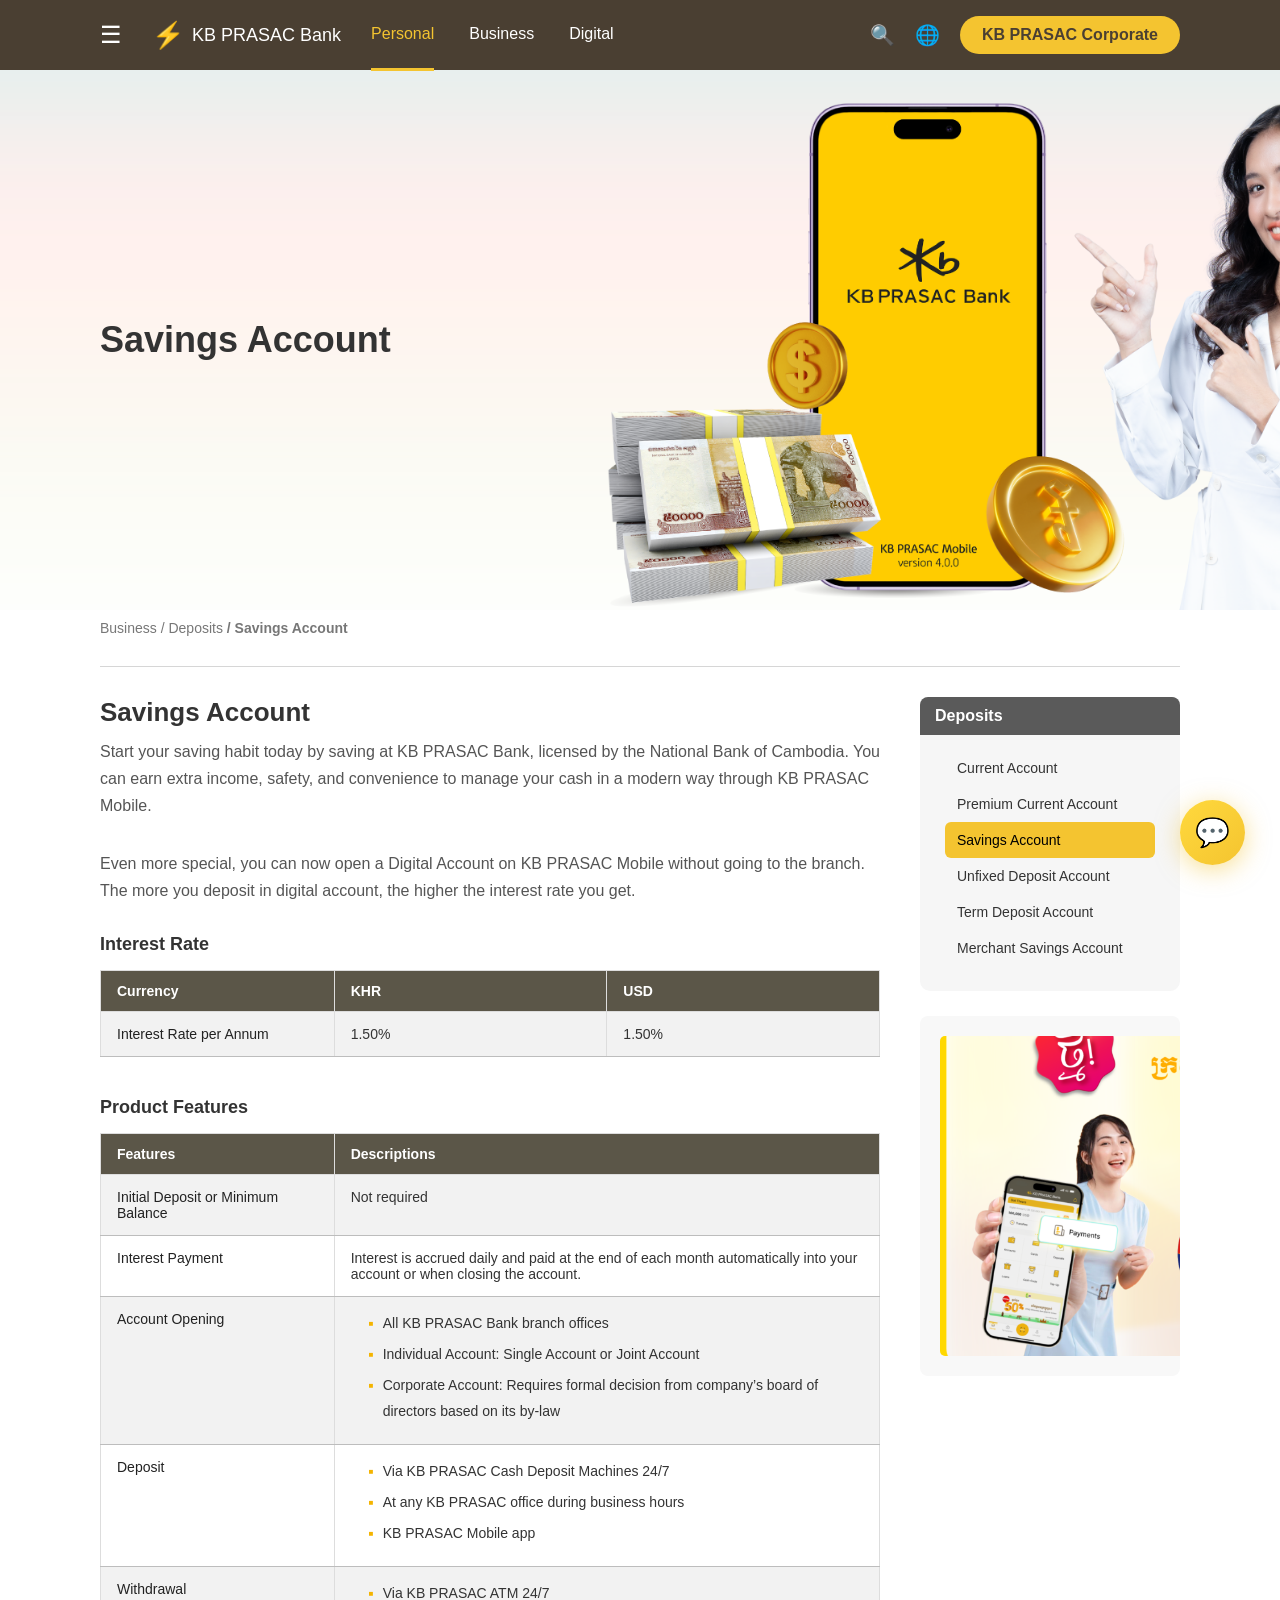
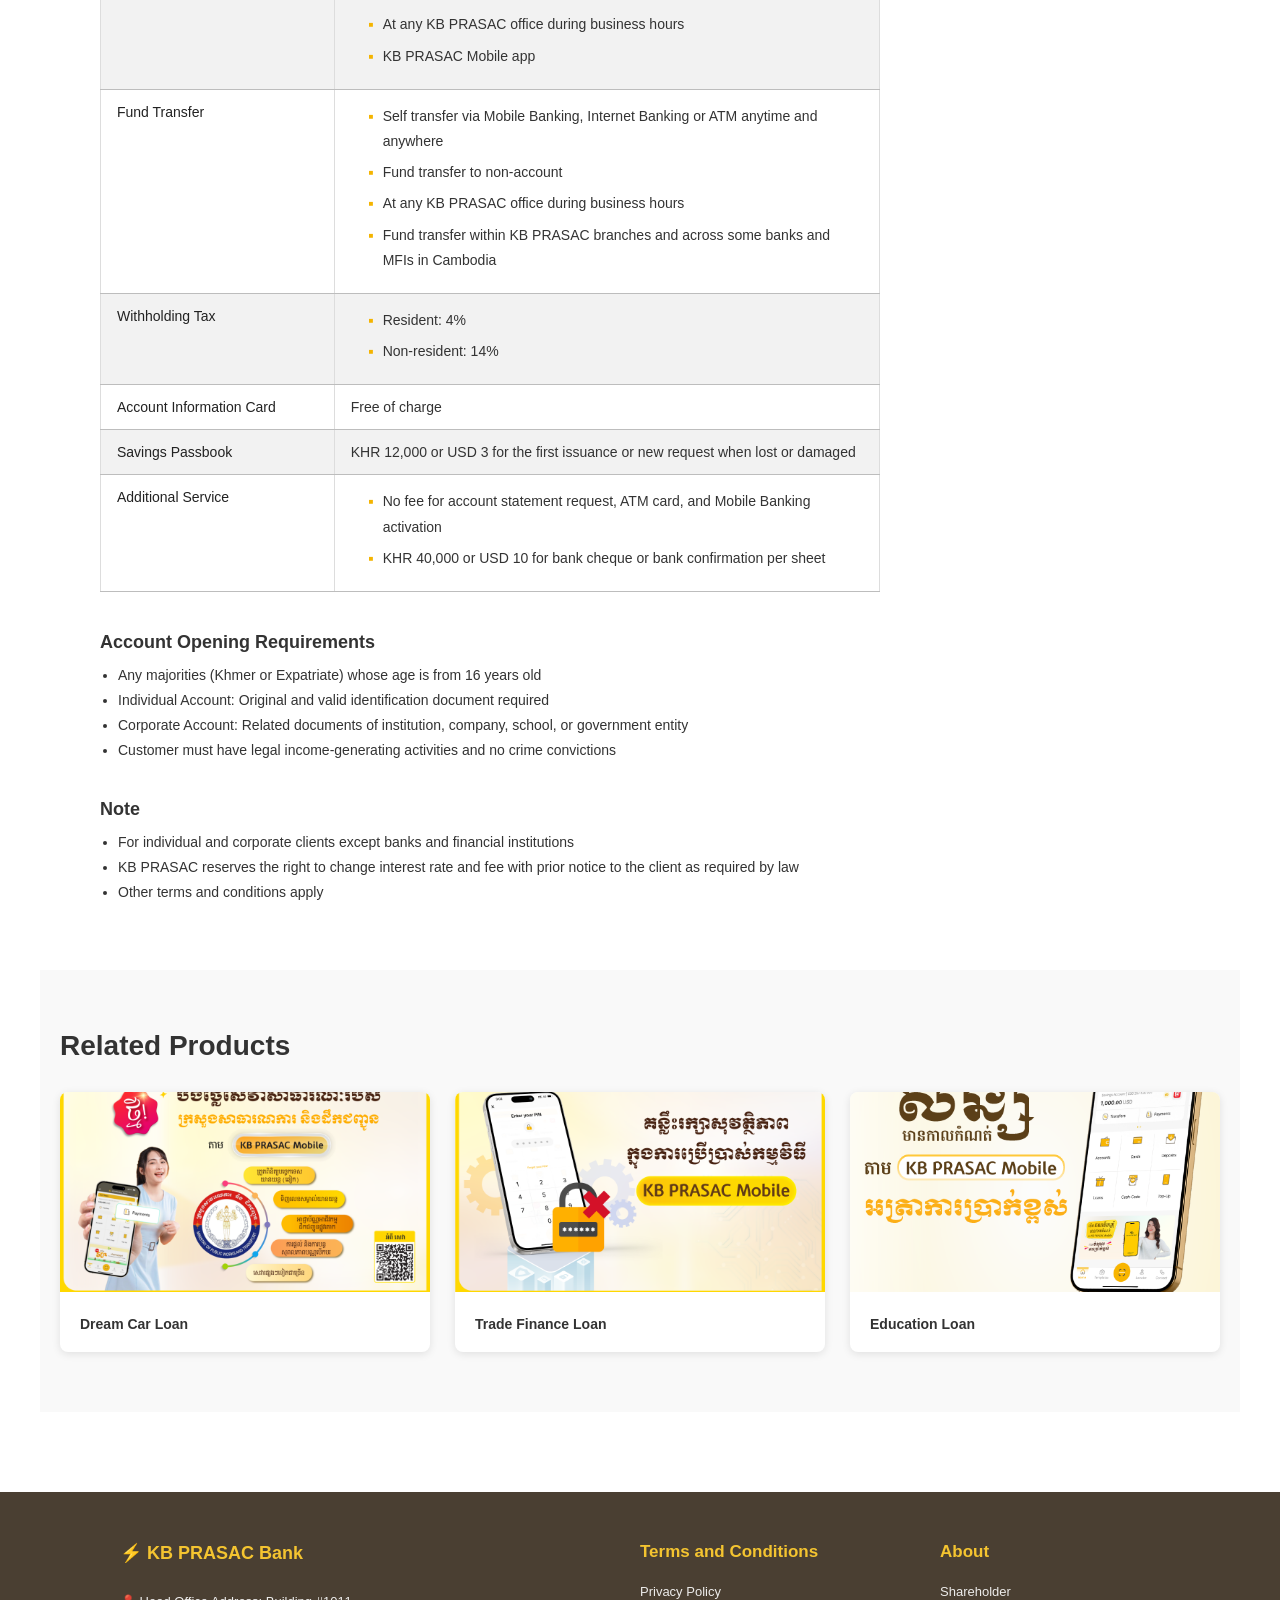
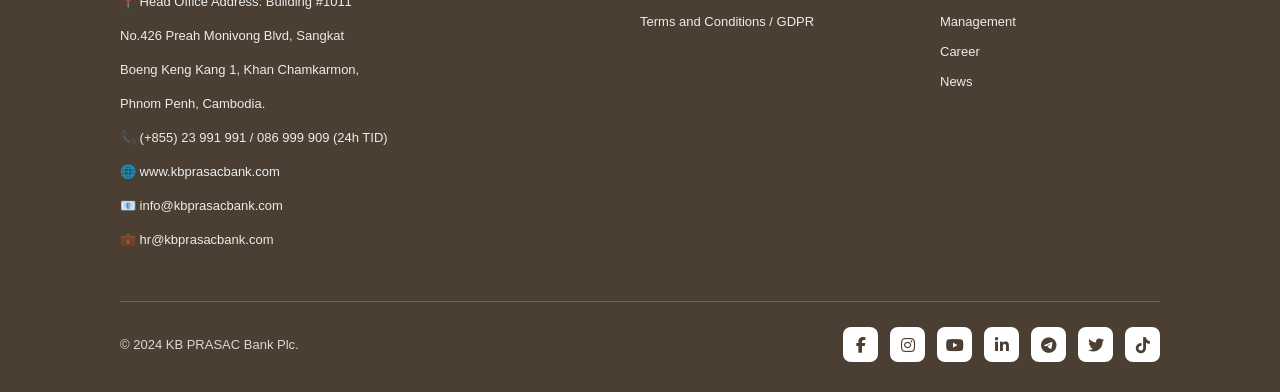
<file: pages/deposits/savings-account.html>
<!DOCTYPE html>
<html lang="en">

<head>
    <meta charset="UTF-8">
    <meta name="viewport" content="width=device-width, initial-scale=1.0">
    <title>Savings Account</title>
    <link href="https://fonts.googleapis.com/css2?family=Hanuman:wght@400;700&display=swap" rel="stylesheet">
    <link rel="stylesheet" href="https://cdnjs.cloudflare.com/ajax/libs/font-awesome/6.5.1/css/all.min.css" />
    <link rel="stylesheet" href="../../css/style.css">
    <link rel="stylesheet" href="../../css/repeat-style.css">
    <style>
        .loan-hero {
            background: url('../../assets/saving-pc.png') center / cover no-repeat !important;
        }

        @media (max-width: 992px) {
            .loan-hero {
                background: url('../../assets/saving-mobile.png') center / cover no-repeat !important;
                padding: 60px 0;
                min-height: 50vh;
            }
        }
    </style>
</head>

<body>
    <!-- OVERLAY -->
    <div id="menuOverlay" class="menu-overlay"></div>

    <!-- SIDEBAR -->
    <aside id="sidebar" class="sidebar">
        <div class="sidebar-header">
            <span class="sidebar-logo">KB PRASAC Bank</span>
            <button id="menuClose" class="close-btn">✕</button>
        </div>

        <ul class="sidebar-menu">
            <li class="menu-item">
                <span>Bank Overview</span>
                <span class="plus">+</span>
            </li>
            <li class="menu-item">
                <span>Support</span>
                <span class="plus">+</span>
            </li>
            <li class="menu-item">
                <span>Media</span>
                <span class="plus">+</span>
            </li>
            <li class="menu-item">
                <span>Career</span>
                <span class="plus">+</span>
            </li>
            <li class="menu-item">
                <span>Investor Relations</span>
                <span class="plus">+</span>
            </li>
            <li class="menu-item">
                <span>ESG Management</span>
            </li>
        </ul>

        <div class="sidebar-footer">
            <p>Follow Us:</p>
            <div class="social-icons">
                <span>📘</span>
                <span>📸</span>
                <span>🎵</span>
                <span>❌</span>
                <span>💼</span>
                <span>▶️</span>
                <span>✈️</span>
            </div>
        </div>
    </aside>

    <div id="menuOverlay" class="menu-overlay"></div>

    <header class="header">
        <div class="container header-inner">

            <!-- LEFT -->
            <div class="nav-left">
                <!-- HAMBURGER -->
                <button id="menuToggle" class="menu-toggle">☰</button>

                <a class="logo" href="/">
                    <span class="logo-icon">⚡</span>
                    KB PRASAC Bank
                </a>
                <nav class="mobile-nav">
                    <a href="#">Personal</a>a
                    <a href="#">Business</a>
                    <a href="#">Digital</a>
                    <a href="#">About Us</a>
                    <a href="#">Contact</a>
                </nav>

                <ul class="nav-menu">

                    <!-- PERSONAL -->
                    <li class="nav-item has-mega">
                        <a href="#" class="nav-link active">Personal</a>

                        <div class="mega-menu">
                            <div class="mega-grid">

                                <!-- LOANS -->
                                <div class="mega-col">
                                    <h4>Loans</h4>
                                    <a href="../loans/micro-business-loan.html">Micro Business Loan</a>
                                    <a href="../loans/small-business-loan.html">Small Business Loan</a>
                                    <a href="../loans/medium-business-loan.html">Medium Business Loan</a>
                                    <a href="../loans/overdraft-loan.html">Overdraft Loan</a>
                                    <a href="../loans/trade-finance-loan.html">Trade Finance Loan</a>
                                </div>

                                <!-- DEPOSITS -->
                                <div class="mega-col">
                                    <h4>Deposits</h4>
                                    <a href="../deposits/current-account.html">Current Account</a>
                                    <a href="../deposits/premium-current-account.html">Premium Current Account</a>
                                    <a href="../deposits/savings-account.html">Savings Account</a>
                                    <a href="../deposits/unfixed-deposit-account.html">Unfixed Deposit Account</a>
                                    <a href="../deposits/term-deposit-account.html">Term Deposit Account</a>
                                    <a href="../deposits/merchant-savings-account.html">Merchant Savings Account</a>
                                </div>

                                <!-- SELF-BANKING -->
                                <div class="mega-col">
                                    <h4>Self-Banking</h4>
                                    <a href="../self-banking/kb-prasac-mobile.html">KB PRASAC Mobile</a>
                                    <a href="../self-banking/digital-account.html">Digital Account</a>
                                    <a href="../self-banking/atm.html">ATM</a>
                                    <a href="../self-banking/deposit-machine.html">Deposit Machine</a>
                                    <a href="../self-banking/bill-payments.html">Bill Payments</a>
                                    <a href="../self-banking/interbank-transfer.html">Interbank Fund Transfer</a>
                                </div>

                                <!-- SERVICES -->
                                <div class="mega-col">
                                    <h4>Services</h4>
                                    <a href="../services/bill-payments.html">Bill Payments</a>
                                    <a href="../services/international-transfer.html">International Fund Transfer</a>
                                    <a href="../services/interbank-transfer.html">Interbank Fund Transfer</a>
                                    <a href="../services/cash-code.html">Cash-Code</a>
                                    <a href="../services/foreign-exchange.html">Foreign Exchange</a>
                                    <a href="../services/standing-instruction.html">Standing Instruction</a>
                                    <a href="../services/payroll-service.html">Payroll Service</a>
                                </div>

                            </div>
                        </div>
                    </li>

                    <!-- BUSINESS -->
                    <li class="nav-item has-mega">
                        <a href="#" class="nav-link">Business</a>

                        <div class="mega-menu">
                            <div class="mega-grid">

                                <!-- LOANS -->
                                <div class="mega-col">
                                    <h4>Loans</h4>
                                    <a href="../loans/micro-business-loan.html">Micro Business Loan</a>
                                    <a href="../loans/small-business-loan.html">Small Business Loan</a>
                                    <a href="../loans/medium-business-loan.html">Medium Business Loan</a>
                                    <a href="../loans/overdraft-loan.html">Overdraft Loan</a>
                                    <a href="../loans/trade-finance-loan.html">Trade Finance Loan</a>
                                </div>

                                <!-- DEPOSITS -->
                                <div class="mega-col">
                                    <h4>Deposits</h4>
                                    <a href="../deposits/current-account.html">Current Account</a>
                                    <a href="../deposits/premium-current-account.html">Premium Current Account</a>
                                    <a href="../deposits/savings-account.html">Savings Account</a>
                                    <a href="../deposits/unfixed-deposit-account.html">Unfixed Deposit Account</a>
                                    <a href="../deposits/term-deposit-account.html">Term Deposit Account</a>
                                    <a href="../deposits/merchant-savings-account.html">Merchant Savings Account</a>
                                </div>

                                <!-- BUSINESS SERVICES -->
                                <div class="mega-col">
                                    <h4>Business Services</h4>
                                    <a href="../services/payroll-service.html">Payroll Service</a>
                                    <a href="../services/cash-management.html">Cash Management</a>
                                    <a href="../services/bank-confirmation.html">Bank Confirmation</a>
                                    <a href="../services/standing-instruction.html">Standing Instruction</a>
                                    <a href="../services/foreign-exchange.html">Foreign Exchange</a>
                                </div>

                                <!-- TRADE FINANCE -->
                                <div class="mega-col">
                                    <h4>Trade Finance</h4>
                                    <a href="../trade-finance/import-finance.html">Import Finance</a>
                                    <a href="../trade-finance/export-finance.html">Export Finance</a>
                                    <a href="../trade-finance/guarantees.html">Guarantees</a>
                                    <a href="../trade-finance/lc-services.html">LC Services</a>
                                </div>

                            </div>
                        </div>
                    </li>

                    <!-- DIGITAL -->
                    <li class="nav-item has-mega">
                        <a href="#" class="nav-link">Digital</a>

                        <div class="mega-menu">
                            <div class="mega-grid">

                                <div class="mega-col">
                                    <h4>Digital Banking</h4>
                                    <a href="../digital/kb-prasac-mobile.html">KB PRASAC Mobile</a>
                                    <a href="../digital/kb-prasac-corporate.html">KB PRASAC Corporate</a>
                                    <a href="../digital/digital-account.html">Digital Account</a>
                                </div>

                                <div class="mega-col">
                                    <h4>Self-Service</h4>
                                    <a href="../digital/atm.html">ATM</a>
                                    <a href="../digital/deposit-machine.html">Deposit Machine</a>
                                    <a href="../digital/cash-code.html">Cash-Code</a>
                                    <a href="../digital/css.html">CSS</a>
                                </div>

                                <div class="mega-col">
                                    <h4>Payments</h4>
                                    <a href="../digital/bill-payments.html">Bill Payments</a>
                                    <a href="../digital/interbank-transfer.html">Interbank Fund Transfer</a>
                                    <a href="../digital/international-transfer.html">International Fund Transfer</a>
                                    <a href="../digital/phone-topup.html">Phone Top Up</a>
                                </div>

                                <div class="mega-col">
                                    <h4>Other Services</h4>
                                    <a href="../digital/qr-payment.html">QR Payment</a>
                                    <a href="../digital/tax-payment.html">Tax Payment</a>
                                    <a href="../digital/merchant-services.html">Merchant Services</a>
                                </div>

                            </div>
                        </div>
                    </li>

                </ul>
            </div>

            <!-- RIGHT -->
            <div class="nav-right">
                <span class="icon">🔍</span>
                <span class="icon">🌐</span>
                <a href="#" class="kb-btn">KB PRASAC Corporate</a>
            </div>

        </div>
    </header>

    <section class="loan-hero">
        <div class="container loan-hero-wrap">
            <div class="loan-hero-text">
                <h1>Savings Account</h1>
            </div>
        </div>
    </section>

    <div class="container">
        <p class="breadcrumb">Business / Deposits <strong>/ Savings Account</strong></p>
    </div>
    <section class="loan-page container">

        <!-- LEFT : CONTENT -->
        <div class="loan-content">

            <h2>Savings Account</h2>
            <p class="loan-desc">
                Start your saving habit today by saving at KB PRASAC Bank, licensed by the
                National Bank of Cambodia. You can earn extra income, safety, and convenience
                to manage your cash in a modern way through KB PRASAC Mobile.
            </p>

            <p class="loan-desc">
                Even more special, you can now open a Digital Account on KB PRASAC Mobile
                without going to the branch. The more you deposit in digital account, the
                higher the interest rate you get.
            </p>

            <div class="loan-block">
                <h3>Interest Rate</h3>

                <table class="kb-table">
                    <thead>
                        <tr>
                            <th>Currency</th>
                            <th>KHR</th>
                            <th>USD</th>
                        </tr>
                    </thead>
                    <tbody>
                        <tr>
                            <td>Interest Rate per Annum</td>
                            <td>1.50%</td>
                            <td>1.50%</td>
                        </tr>
                    </tbody>
                </table>
            </div>

            <div class="loan-block">
                <h3>Product Features</h3>

                <table class="kb-table">
                    <thead>
                        <tr>
                            <th>Features</th>
                            <th>Descriptions</th>
                        </tr>
                    </thead>
                    <tbody>
                        <tr>
                            <td>Initial Deposit or Minimum Balance</td>
                            <td>Not required</td>
                        </tr>

                        <tr>
                            <td>Interest Payment</td>
                            <td>
                                Interest is accrued daily and paid at the end of each month
                                automatically into your account or when closing the account.
                            </td>
                        </tr>

                        <tr>
                            <td>Account Opening</td>
                            <td>
                                <ul class="kb-list">
                                    <li>All KB PRASAC Bank branch offices</li>
                                    <li>Individual Account: Single Account or Joint Account</li>
                                    <li>Corporate Account: Requires formal decision from company’s board of directors
                                        based on its by-law</li>
                                </ul>
                            </td>
                        </tr>

                        <tr>
                            <td>Deposit</td>
                            <td>
                                <ul class="kb-list">
                                    <li>Via KB PRASAC Cash Deposit Machines 24/7</li>
                                    <li>At any KB PRASAC office during business hours</li>
                                    <li>KB PRASAC Mobile app</li>
                                </ul>
                            </td>
                        </tr>

                        <tr>
                            <td>Withdrawal</td>
                            <td>
                                <ul class="kb-list">
                                    <li>Via KB PRASAC ATM 24/7</li>
                                    <li>At any KB PRASAC office during business hours</li>
                                    <li>KB PRASAC Mobile app</li>
                                </ul>
                            </td>
                        </tr>

                        <tr>
                            <td>Fund Transfer</td>
                            <td>
                                <ul class="kb-list">
                                    <li>Self transfer via Mobile Banking, Internet Banking or ATM anytime and anywhere
                                    </li>
                                    <li>Fund transfer to non-account</li>
                                    <li>At any KB PRASAC office during business hours</li>
                                    <li>Fund transfer within KB PRASAC branches and across some banks and MFIs in
                                        Cambodia</li>
                                </ul>
                            </td>
                        </tr>

                        <tr>
                            <td>Withholding Tax</td>
                            <td>
                                <ul class="kb-list">
                                    <li>Resident: 4%</li>
                                    <li>Non-resident: 14%</li>
                                </ul>
                            </td>
                        </tr>

                        <tr>
                            <td>Account Information Card</td>
                            <td>Free of charge</td>
                        </tr>

                        <tr>
                            <td>Savings Passbook</td>
                            <td>KHR 12,000 or USD 3 for the first issuance or new request when lost or damaged</td>
                        </tr>

                        <tr>
                            <td>Additional Service</td>
                            <td>
                                <ul class="kb-list">
                                    <li>No fee for account statement request, ATM card, and Mobile Banking activation
                                    </li>
                                    <li>KHR 40,000 or USD 10 for bank cheque or bank confirmation per sheet</li>
                                </ul>
                            </td>
                        </tr>
                    </tbody>
                </table>
            </div>

            <div class="loan-block">
                <h3>Account Opening Requirements</h3>
                <ul>
                    <li>Any majorities (Khmer or Expatriate) whose age is from 16 years old</li>
                    <li>Individual Account: Original and valid identification document required</li>
                    <li>Corporate Account: Related documents of institution, company, school, or government entity</li>
                    <li>Customer must have legal income-generating activities and no crime convictions</li>
                </ul>
            </div>

            <div class="loan-block">
                <h3>Note</h3>
                <ul>
                    <li>For individual and corporate clients except banks and financial institutions</li>
                    <li>KB PRASAC reserves the right to change interest rate and fee with prior notice to the client as
                        required by law</li>
                    <li>Other terms and conditions apply</li>
                </ul>
            </div>

        </div>

        <!-- RIGHT : ASIDE -->
        <aside class="loan-sidebar">

            <div class="loan-nav">
                <h4>Deposits</h4>

                <a href="./current-account.html">
                    Current Account
                </a>
                <a href="./premium-current-account.html">
                    Premium Current Account
                </a>
                <a class="active" href="./savings-account.html">
                    Savings Account
                </a>
                <a href="./unfixed-deposit-account.html">
                    Unfixed Deposit Account
                </a>
                <a href="./term-deposit-account.html">
                    Term Deposit Account
                </a>
                <a href="./merchant-savings-account.html">
                    Merchant Savings Account
                </a>
            </div>

            <div class="loan-promo">
                <div class="promo-slider">
                    <img src="../../assets/news2.png" alt="">
                    <img src="../../assets/news1.png" alt="">
                    <img src="../../assets/news3.png" alt="">
                </div>
            </div>

        </aside>

    </section>


    <section class="related-loans container">
        <h3>Related Products</h3>

        <div class="related-grid">
            <div class="related-card">
                <img src="../../assets/news2.png">
                <p>Dream Car Loan</p>
            </div>
            <div class="related-card">
                <img src="../../assets/news3.png">
                <p>Trade Finance Loan</p>
            </div>
            <div class="related-card">
                <img src="../../assets/news1.png">
                <p>Education Loan</p>
            </div>
        </div>
    </section>

    <!-- Footer -->
    <footer class="footer">
        <div class="container">
            <div class="footer-content">
                <div class="footer-info">
                    <div class="footer-logo">⚡ KB PRASAC Bank</div>
                    <p>📍 Head Office Address: Building #1011</p>
                    <p>No.426 Preah Monivong Blvd, Sangkat</p>
                    <p>Boeng Keng Kang 1, Khan Chamkarmon,</p>
                    <p>Phnom Penh, Cambodia.</p>
                    <p>📞 (+855) 23 991 991 / 086 999 909 (24h TID)</p>
                    <p>🌐 www.kbprasacbank.com</p>
                    <p>📧 info@kbprasacbank.com</p>
                    <p>💼 hr@kbprasacbank.com</p>
                </div>
                <div class="footer-section">
                    <h4>Terms and Conditions</h4>
                    <ul>
                        <li><a href="#">Privacy Policy</a></li>
                        <li><a href="#">Terms and Conditions / GDPR</a></li>
                    </ul>
                </div>
                <div class="footer-section">
                    <h4>About</h4>
                    <ul>
                        <li><a href="#">Shareholder</a></li>
                        <li><a href="#">Management</a></li>
                        <li><a href="#">Career</a></li>
                        <li><a href="#">News</a></li>
                    </ul>
                </div>
            </div>
            <div class="footer-bottom">
                <p>© 2024 KB PRASAC Bank Plc.</p>

                <div class="social-icons">
                    <a href="#" class="social-icon"><i class="fab fa-facebook-f"></i></a>
                    <a href="#" class="social-icon"><i class="fab fa-instagram"></i></a>
                    <a href="#" class="social-icon"><i class="fab fa-youtube"></i></a>
                    <a href="#" class="social-icon"><i class="fab fa-linkedin-in"></i></a>
                    <a href="#" class="social-icon"><i class="fab fa-telegram-plane"></i></a>
                    <a href="#" class="social-icon"><i class="fab fa-twitter"></i></a>
                    <a href="#" class="social-icon"><i class="fab fa-tiktok"></i></a>
                </div>
            </div>
        </div>
    </footer>

    <!-- Chat Button -->
    <div class="chat-button"></div>
    <script src="../../js/main.js"></script>

</body>

</html>
</file>
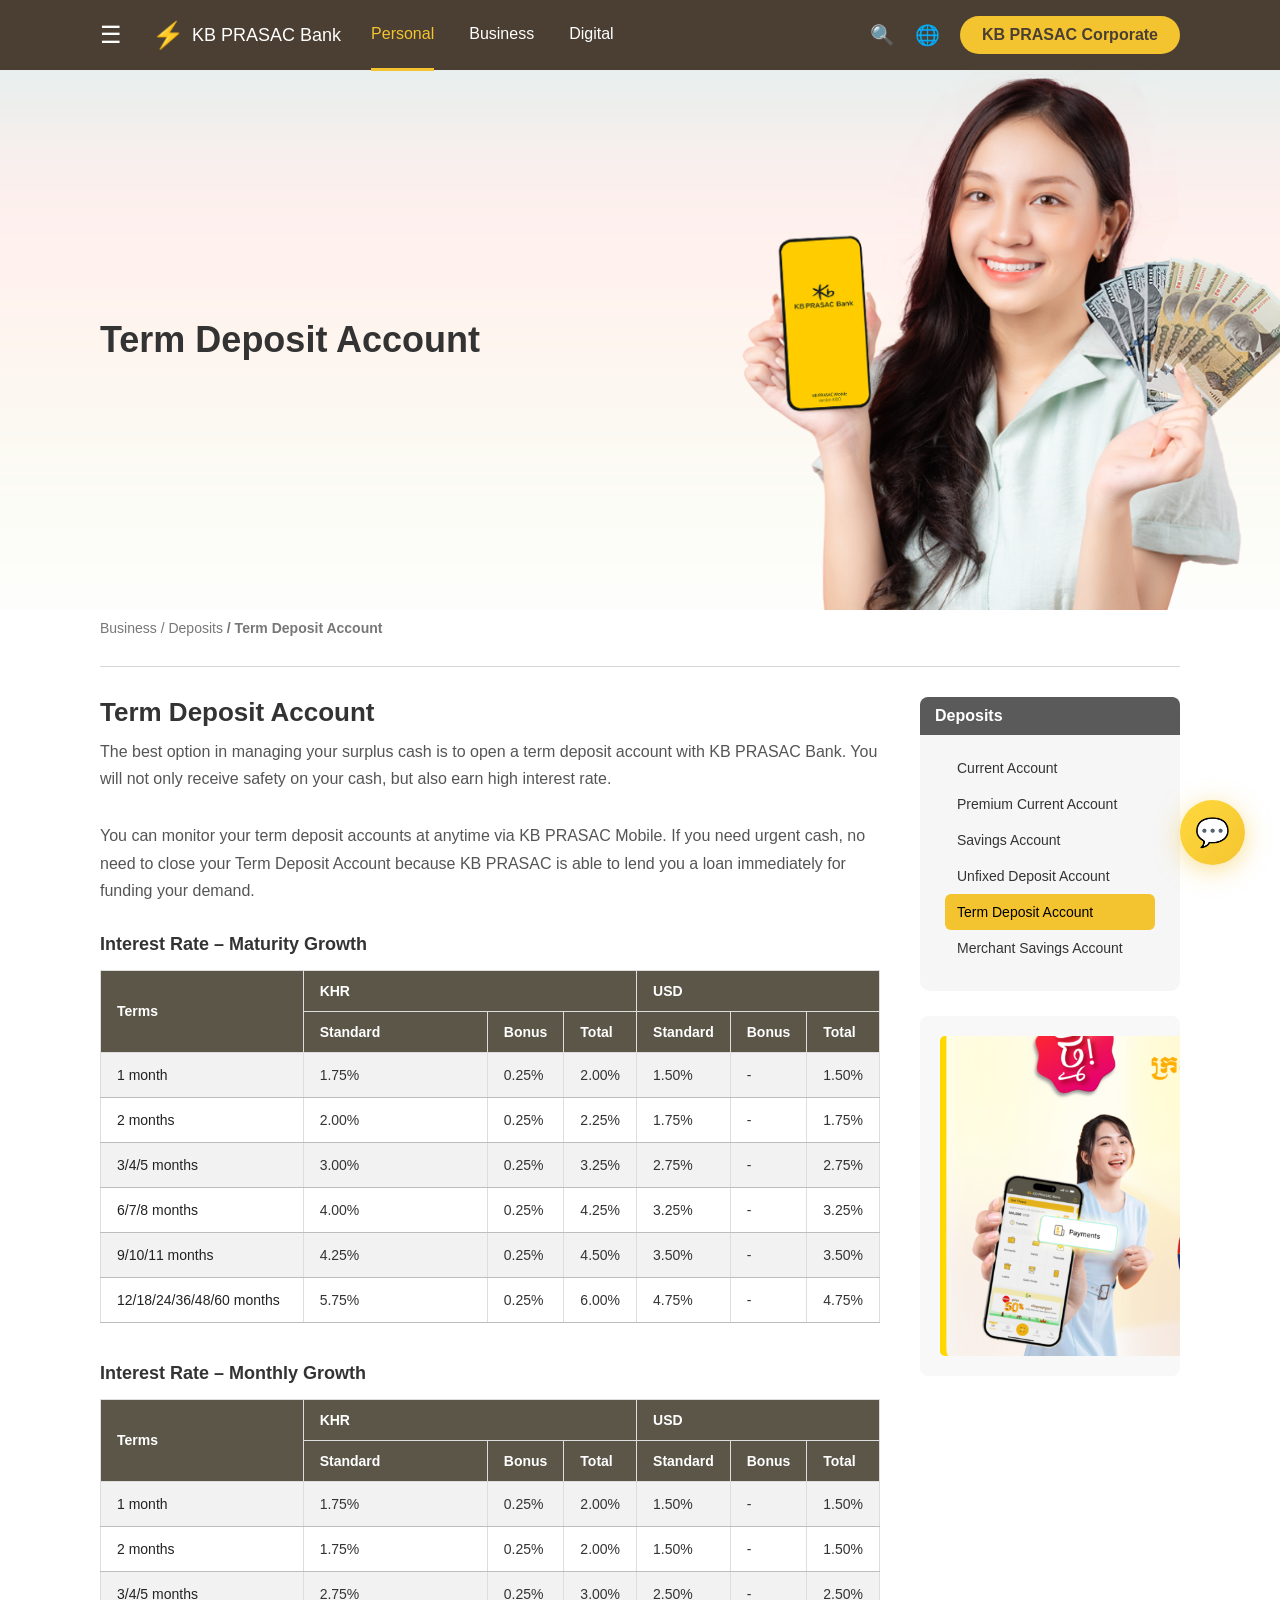
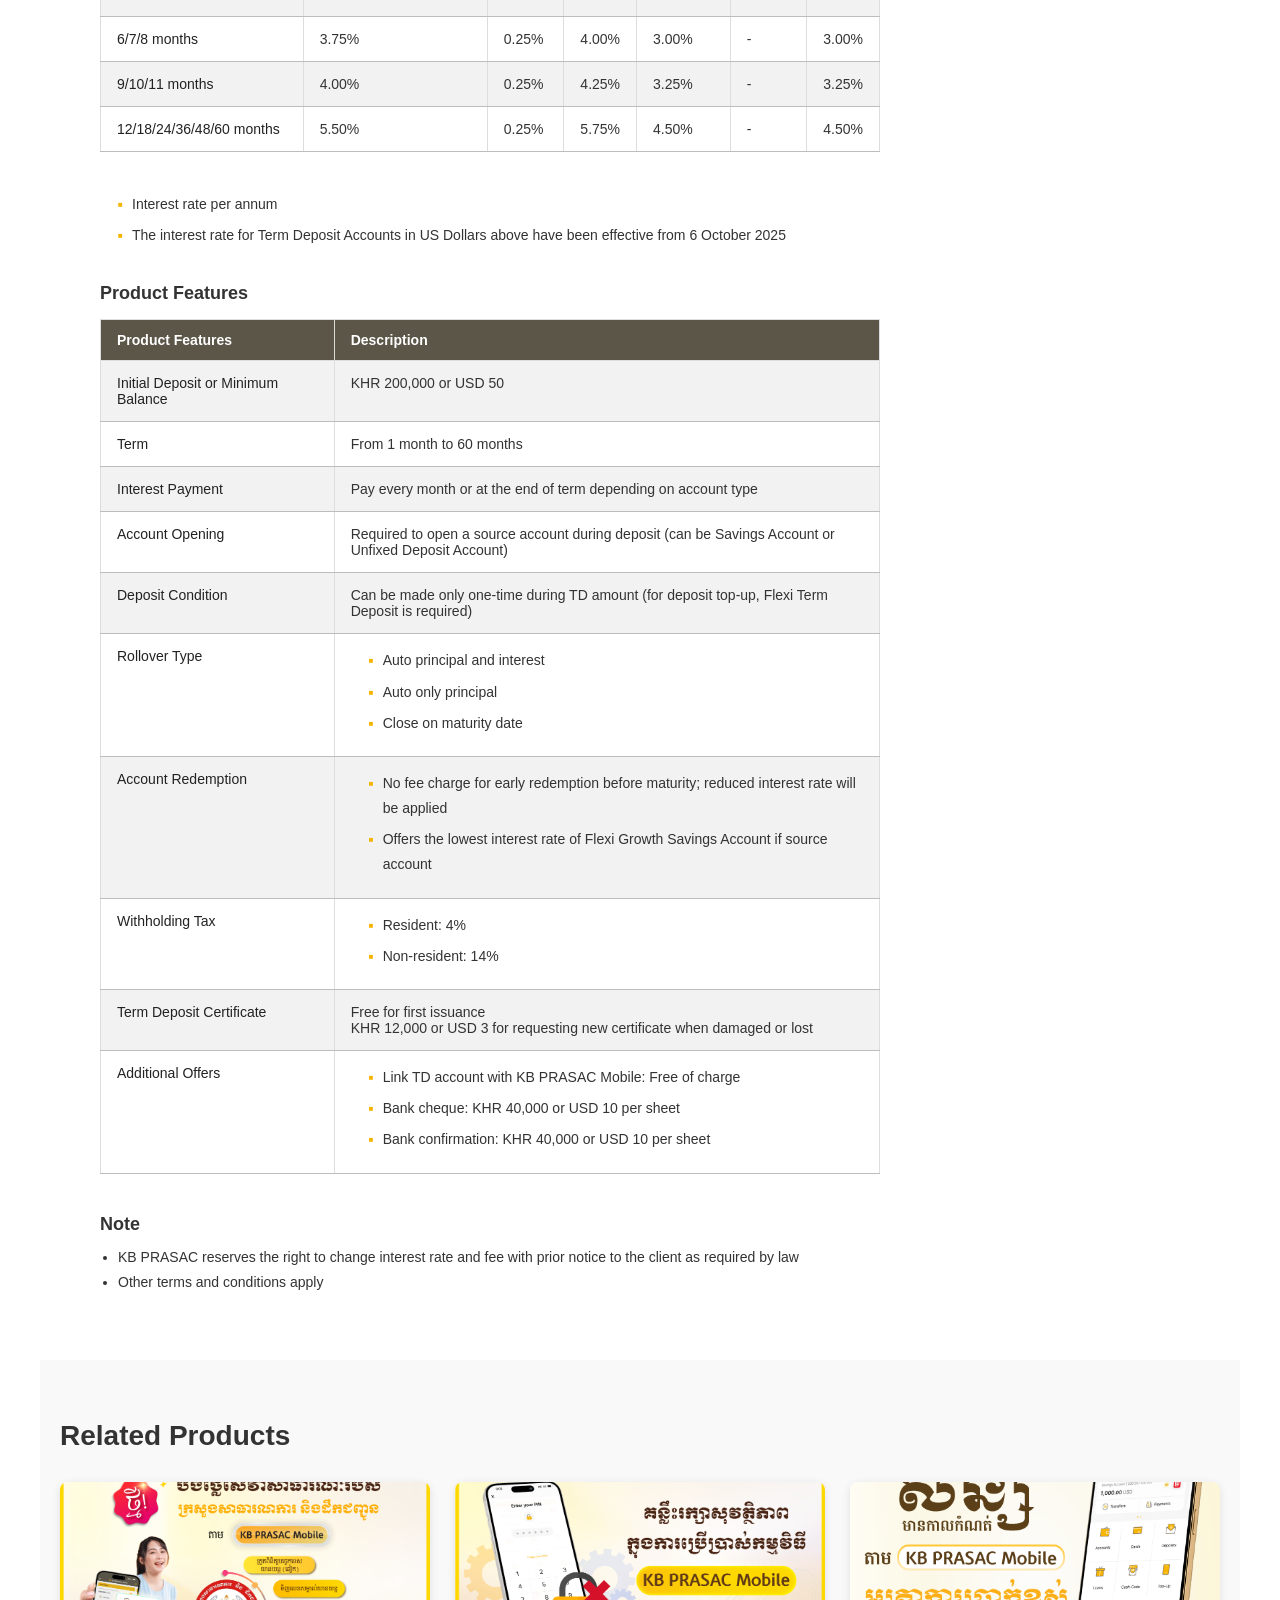
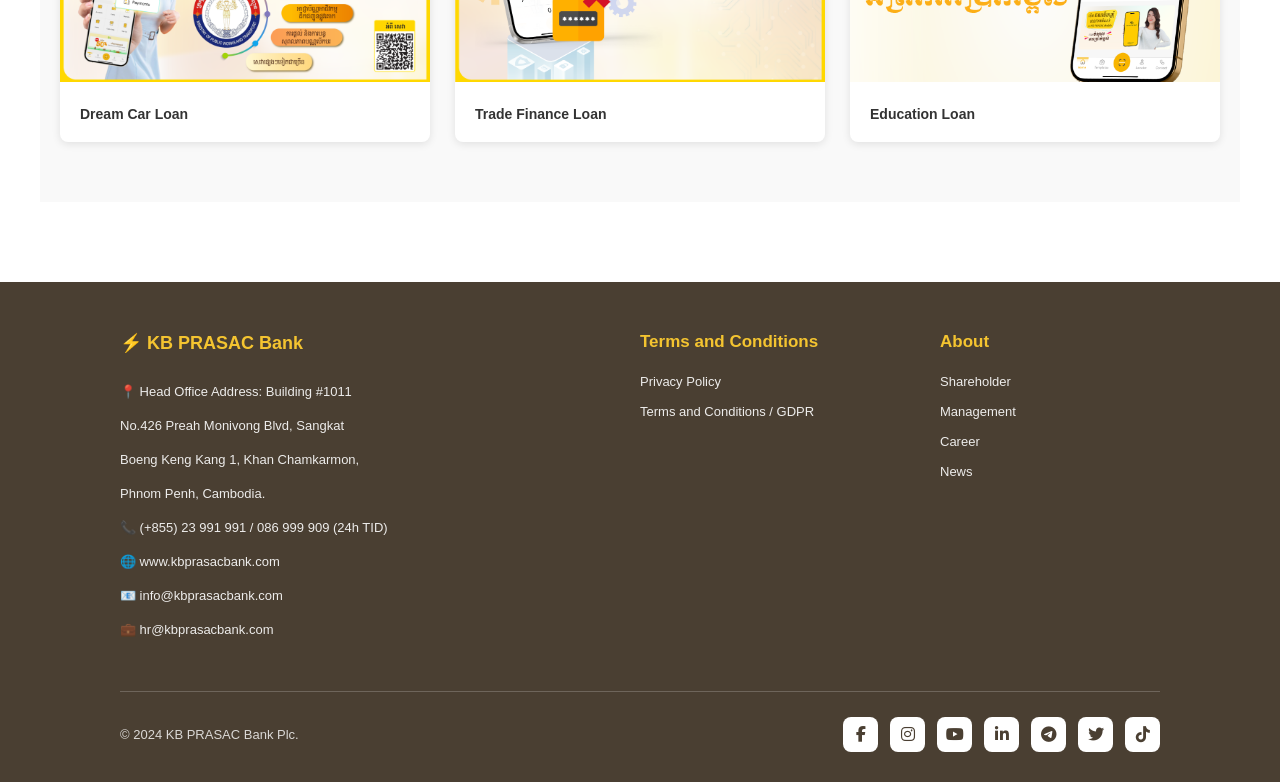
<file: pages/deposits/term-deposit-account.html>
<!DOCTYPE html>
<html lang="en">

<head>
    <meta charset="UTF-8">
    <meta name="viewport" content="width=device-width, initial-scale=1.0">
    <title>Term Deposit Account</title>
    <link href="https://fonts.googleapis.com/css2?family=Hanuman:wght@400;700&display=swap" rel="stylesheet">
    <link rel="stylesheet" href="https://cdnjs.cloudflare.com/ajax/libs/font-awesome/6.5.1/css/all.min.css" />
    <link rel="stylesheet" href="../../css/style.css">
    <link rel="stylesheet" href="../../css/repeat-style.css">
    <style>
        .loan-hero {
            background: url('../../assets/unfixed-pc.png') center / cover no-repeat !important;
        }

        @media (max-width: 992px) {
            .loan-hero {
                background: url('../../assets/unfixed-mobile.png') center / cover no-repeat !important;
                padding: 60px 0;
                min-height: 50vh;
            }
        }
    </style>
</head>

<body>
    <!-- OVERLAY -->
    <div id="menuOverlay" class="menu-overlay"></div>

    <!-- SIDEBAR -->
    <aside id="sidebar" class="sidebar">
        <div class="sidebar-header">
            <span class="sidebar-logo">KB PRASAC Bank</span>
            <button id="menuClose" class="close-btn">✕</button>
        </div>

        <ul class="sidebar-menu">
            <li class="menu-item">
                <span>Bank Overview</span>
                <span class="plus">+</span>
            </li>
            <li class="menu-item">
                <span>Support</span>
                <span class="plus">+</span>
            </li>
            <li class="menu-item">
                <span>Media</span>
                <span class="plus">+</span>
            </li>
            <li class="menu-item">
                <span>Career</span>
                <span class="plus">+</span>
            </li>
            <li class="menu-item">
                <span>Investor Relations</span>
                <span class="plus">+</span>
            </li>
            <li class="menu-item">
                <span>ESG Management</span>
            </li>
        </ul>

        <div class="sidebar-footer">
            <p>Follow Us:</p>
            <div class="social-icons">
                <span>📘</span>
                <span>📸</span>
                <span>🎵</span>
                <span>❌</span>
                <span>💼</span>
                <span>▶️</span>
                <span>✈️</span>
            </div>
        </div>
    </aside>

    <div id="menuOverlay" class="menu-overlay"></div>

    <header class="header">
        <div class="container header-inner">

            <!-- LEFT -->
            <div class="nav-left">
                <!-- HAMBURGER -->
                <button id="menuToggle" class="menu-toggle">☰</button>

                <a class="logo" href="/">
                    <span class="logo-icon">⚡</span>
                    KB PRASAC Bank
                </a>
                <nav class="mobile-nav">
                    <a href="#">Personal</a>a
                    <a href="#">Business</a>
                    <a href="#">Digital</a>
                    <a href="#">About Us</a>
                    <a href="#">Contact</a>
                </nav>

                <ul class="nav-menu">

                    <!-- PERSONAL -->
                    <li class="nav-item has-mega">
                        <a href="#" class="nav-link active">Personal</a>

                        <div class="mega-menu">
                            <div class="mega-grid">

                                <!-- LOANS -->
                                <div class="mega-col">
                                    <h4>Loans</h4>
                                    <a href="../loans/micro-business-loan.html">Micro Business Loan</a>
                                    <a href="../loans/small-business-loan.html">Small Business Loan</a>
                                    <a href="../loans/medium-business-loan.html">Medium Business Loan</a>
                                    <a href="../loans/overdraft-loan.html">Overdraft Loan</a>
                                    <a href="../loans/trade-finance-loan.html">Trade Finance Loan</a>
                                </div>

                                <!-- DEPOSITS -->
                                <div class="mega-col">
                                    <h4>Deposits</h4>
                                    <a href="../deposits/current-account.html">Current Account</a>
                                    <a href="../deposits/premium-current-account.html">Premium Current Account</a>
                                    <a href="../deposits/savings-account.html">Savings Account</a>
                                    <a href="../deposits/unfixed-deposit-account.html">Unfixed Deposit Account</a>
                                    <a href="../deposits/term-deposit-account.html">Term Deposit Account</a>
                                    <a href="../deposits/merchant-savings-account.html">Merchant Savings Account</a>
                                </div>

                                <!-- SELF-BANKING -->
                                <div class="mega-col">
                                    <h4>Self-Banking</h4>
                                    <a href="../self-banking/kb-prasac-mobile.html">KB PRASAC Mobile</a>
                                    <a href="../self-banking/digital-account.html">Digital Account</a>
                                    <a href="../self-banking/atm.html">ATM</a>
                                    <a href="../self-banking/deposit-machine.html">Deposit Machine</a>
                                    <a href="../self-banking/bill-payments.html">Bill Payments</a>
                                    <a href="../self-banking/interbank-transfer.html">Interbank Fund Transfer</a>
                                </div>

                                <!-- SERVICES -->
                                <div class="mega-col">
                                    <h4>Services</h4>
                                    <a href="../services/bill-payments.html">Bill Payments</a>
                                    <a href="../services/international-transfer.html">International Fund Transfer</a>
                                    <a href="../services/interbank-transfer.html">Interbank Fund Transfer</a>
                                    <a href="../services/cash-code.html">Cash-Code</a>
                                    <a href="../services/foreign-exchange.html">Foreign Exchange</a>
                                    <a href="../services/standing-instruction.html">Standing Instruction</a>
                                    <a href="../services/payroll-service.html">Payroll Service</a>
                                </div>

                            </div>
                        </div>
                    </li>

                    <!-- BUSINESS -->
                    <li class="nav-item has-mega">
                        <a href="#" class="nav-link">Business</a>

                        <div class="mega-menu">
                            <div class="mega-grid">

                                <!-- LOANS -->
                                <div class="mega-col">
                                    <h4>Loans</h4>
                                    <a href="../loans/micro-business-loan.html">Micro Business Loan</a>
                                    <a href="../loans/small-business-loan.html">Small Business Loan</a>
                                    <a href="../loans/medium-business-loan.html">Medium Business Loan</a>
                                    <a href="../loans/overdraft-loan.html">Overdraft Loan</a>
                                    <a href="../loans/trade-finance-loan.html">Trade Finance Loan</a>
                                </div>

                                <!-- DEPOSITS -->
                                <div class="mega-col">
                                    <h4>Deposits</h4>
                                    <a href="../deposits/current-account.html">Current Account</a>
                                    <a href="../deposits/premium-current-account.html">Premium Current Account</a>
                                    <a href="../deposits/savings-account.html">Savings Account</a>
                                    <a href="../deposits/unfixed-deposit-account.html">Unfixed Deposit Account</a>
                                    <a href="../deposits/term-deposit-account.html">Term Deposit Account</a>
                                    <a href="../deposits/merchant-savings-account.html">Merchant Savings Account</a>
                                </div>

                                <!-- BUSINESS SERVICES -->
                                <div class="mega-col">
                                    <h4>Business Services</h4>
                                    <a href="../services/payroll-service.html">Payroll Service</a>
                                    <a href="../services/cash-management.html">Cash Management</a>
                                    <a href="../services/bank-confirmation.html">Bank Confirmation</a>
                                    <a href="../services/standing-instruction.html">Standing Instruction</a>
                                    <a href="../services/foreign-exchange.html">Foreign Exchange</a>
                                </div>

                                <!-- TRADE FINANCE -->
                                <div class="mega-col">
                                    <h4>Trade Finance</h4>
                                    <a href="../trade-finance/import-finance.html">Import Finance</a>
                                    <a href="../trade-finance/export-finance.html">Export Finance</a>
                                    <a href="../trade-finance/guarantees.html">Guarantees</a>
                                    <a href="../trade-finance/lc-services.html">LC Services</a>
                                </div>

                            </div>
                        </div>
                    </li>

                    <!-- DIGITAL -->
                    <li class="nav-item has-mega">
                        <a href="#" class="nav-link">Digital</a>

                        <div class="mega-menu">
                            <div class="mega-grid">

                                <div class="mega-col">
                                    <h4>Digital Banking</h4>
                                    <a href="../digital/kb-prasac-mobile.html">KB PRASAC Mobile</a>
                                    <a href="../digital/kb-prasac-corporate.html">KB PRASAC Corporate</a>
                                    <a href="../digital/digital-account.html">Digital Account</a>
                                </div>

                                <div class="mega-col">
                                    <h4>Self-Service</h4>
                                    <a href="../digital/atm.html">ATM</a>
                                    <a href="../digital/deposit-machine.html">Deposit Machine</a>
                                    <a href="../digital/cash-code.html">Cash-Code</a>
                                    <a href="../digital/css.html">CSS</a>
                                </div>

                                <div class="mega-col">
                                    <h4>Payments</h4>
                                    <a href="../digital/bill-payments.html">Bill Payments</a>
                                    <a href="../digital/interbank-transfer.html">Interbank Fund Transfer</a>
                                    <a href="../digital/international-transfer.html">International Fund Transfer</a>
                                    <a href="../digital/phone-topup.html">Phone Top Up</a>
                                </div>

                                <div class="mega-col">
                                    <h4>Other Services</h4>
                                    <a href="../digital/qr-payment.html">QR Payment</a>
                                    <a href="../digital/tax-payment.html">Tax Payment</a>
                                    <a href="../digital/merchant-services.html">Merchant Services</a>
                                </div>

                            </div>
                        </div>
                    </li>

                </ul>
            </div>

            <!-- RIGHT -->
            <div class="nav-right">
                <span class="icon">🔍</span>
                <span class="icon">🌐</span>
                <a href="#" class="kb-btn">KB PRASAC Corporate</a>
            </div>

        </div>
    </header>

    <section class="loan-hero">
        <div class="container loan-hero-wrap">
            <div class="loan-hero-text">
                <h1>Term Deposit Account</h1>
            </div>
        </div>
    </section>

    <div class="container">
        <p class="breadcrumb">Business / Deposits <strong>/ Term Deposit Account</strong></p>
    </div>
    <section class="loan-page container">

        <!-- LEFT : CONTENT -->
        <div class="loan-content">

            <h2>Term Deposit Account</h2>

            <p class="loan-desc">
                The best option in managing your surplus cash is to open a term deposit account
                with KB PRASAC Bank. You will not only receive safety on your cash, but also earn
                high interest rate.
            </p>

            <p class="loan-desc">
                You can monitor your term deposit accounts at anytime via KB PRASAC Mobile.
                If you need urgent cash, no need to close your Term Deposit Account because
                KB PRASAC is able to lend you a loan immediately for funding your demand.
            </p>

            <!-- INTEREST RATE : MATURITY GROWTH -->
            <div class="loan-block">
                <h3>Interest Rate – Maturity Growth</h3>

                <table class="kb-table">
                    <thead>
                        <tr>
                            <th rowspan="2">Terms</th>
                            <th colspan="3">KHR</th>
                            <th colspan="3">USD</th>
                        </tr>
                        <tr>
                            <th>Standard</th>
                            <th>Bonus</th>
                            <th>Total</th>
                            <th>Standard</th>
                            <th>Bonus</th>
                            <th>Total</th>
                        </tr>
                    </thead>
                    <tbody>
                        <tr>
                            <td>1 month</td>
                            <td>1.75%</td>
                            <td>0.25%</td>
                            <td>2.00%</td>
                            <td>1.50%</td>
                            <td>-</td>
                            <td>1.50%</td>
                        </tr>
                        <tr>
                            <td>2 months</td>
                            <td>2.00%</td>
                            <td>0.25%</td>
                            <td>2.25%</td>
                            <td>1.75%</td>
                            <td>-</td>
                            <td>1.75%</td>
                        </tr>
                        <tr>
                            <td>3/4/5 months</td>
                            <td>3.00%</td>
                            <td>0.25%</td>
                            <td>3.25%</td>
                            <td>2.75%</td>
                            <td>-</td>
                            <td>2.75%</td>
                        </tr>
                        <tr>
                            <td>6/7/8 months</td>
                            <td>4.00%</td>
                            <td>0.25%</td>
                            <td>4.25%</td>
                            <td>3.25%</td>
                            <td>-</td>
                            <td>3.25%</td>
                        </tr>
                        <tr>
                            <td>9/10/11 months</td>
                            <td>4.25%</td>
                            <td>0.25%</td>
                            <td>4.50%</td>
                            <td>3.50%</td>
                            <td>-</td>
                            <td>3.50%</td>
                        </tr>
                        <tr>
                            <td>12/18/24/36/48/60 months</td>
                            <td>5.75%</td>
                            <td>0.25%</td>
                            <td>6.00%</td>
                            <td>4.75%</td>
                            <td>-</td>
                            <td>4.75%</td>
                        </tr>
                    </tbody>
                </table>
            </div>

            <!-- INTEREST RATE : MONTHLY GROWTH -->
            <div class="loan-block">
                <h3>Interest Rate – Monthly Growth</h3>

                <table class="kb-table">
                    <thead>
                        <tr>
                            <th rowspan="2">Terms</th>
                            <th colspan="3">KHR</th>
                            <th colspan="3">USD</th>
                        </tr>
                        <tr>
                            <th>Standard</th>
                            <th>Bonus</th>
                            <th>Total</th>
                            <th>Standard</th>
                            <th>Bonus</th>
                            <th>Total</th>
                        </tr>
                    </thead>
                    <tbody>
                        <tr>
                            <td>1 month</td>
                            <td>1.75%</td>
                            <td>0.25%</td>
                            <td>2.00%</td>
                            <td>1.50%</td>
                            <td>-</td>
                            <td>1.50%</td>
                        </tr>
                        <tr>
                            <td>2 months</td>
                            <td>1.75%</td>
                            <td>0.25%</td>
                            <td>2.00%</td>
                            <td>1.50%</td>
                            <td>-</td>
                            <td>1.50%</td>
                        </tr>
                        <tr>
                            <td>3/4/5 months</td>
                            <td>2.75%</td>
                            <td>0.25%</td>
                            <td>3.00%</td>
                            <td>2.50%</td>
                            <td>-</td>
                            <td>2.50%</td>
                        </tr>
                        <tr>
                            <td>6/7/8 months</td>
                            <td>3.75%</td>
                            <td>0.25%</td>
                            <td>4.00%</td>
                            <td>3.00%</td>
                            <td>-</td>
                            <td>3.00%</td>
                        </tr>
                        <tr>
                            <td>9/10/11 months</td>
                            <td>4.00%</td>
                            <td>0.25%</td>
                            <td>4.25%</td>
                            <td>3.25%</td>
                            <td>-</td>
                            <td>3.25%</td>
                        </tr>
                        <tr>
                            <td>12/18/24/36/48/60 months</td>
                            <td>5.50%</td>
                            <td>0.25%</td>
                            <td>5.75%</td>
                            <td>4.50%</td>
                            <td>-</td>
                            <td>4.50%</td>
                        </tr>
                    </tbody>
                </table>

                <ul class="kb-list">
                    <li>Interest rate per annum</li>
                    <li>The interest rate for Term Deposit Accounts in US Dollars above have been effective from 6
                        October 2025</li>
                </ul>
            </div>

            <!-- PRODUCT FEATURES -->
            <div class="loan-block">
                <h3>Product Features</h3>

                <table class="kb-table">
                    <thead>
                        <tr>
                            <th>Product Features</th>
                            <th>Description</th>
                        </tr>
                    </thead>
                    <tbody>
                        <tr>
                            <td>Initial Deposit or Minimum Balance</td>
                            <td>KHR 200,000 or USD 50</td>
                        </tr>

                        <tr>
                            <td>Term</td>
                            <td>From 1 month to 60 months</td>
                        </tr>

                        <tr>
                            <td>Interest Payment</td>
                            <td>Pay every month or at the end of term depending on account type</td>
                        </tr>

                        <tr>
                            <td>Account Opening</td>
                            <td>
                                Required to open a source account during deposit
                                (can be Savings Account or Unfixed Deposit Account)
                            </td>
                        </tr>

                        <tr>
                            <td>Deposit Condition</td>
                            <td>
                                Can be made only one-time during TD amount
                                (for deposit top-up, Flexi Term Deposit is required)
                            </td>
                        </tr>

                        <tr>
                            <td>Rollover Type</td>
                            <td>
                                <ul class="kb-list">
                                    <li>Auto principal and interest</li>
                                    <li>Auto only principal</li>
                                    <li>Close on maturity date</li>
                                </ul>
                            </td>
                        </tr>

                        <tr>
                            <td>Account Redemption</td>
                            <td>
                                <ul class="kb-list">
                                    <li>No fee charge for early redemption before maturity; reduced interest rate will
                                        be applied</li>
                                    <li>Offers the lowest interest rate of Flexi Growth Savings Account if source
                                        account</li>
                                </ul>
                            </td>
                        </tr>

                        <tr>
                            <td>Withholding Tax</td>
                            <td>
                                <ul class="kb-list">
                                    <li>Resident: 4%</li>
                                    <li>Non-resident: 14%</li>
                                </ul>
                            </td>
                        </tr>

                        <tr>
                            <td>Term Deposit Certificate</td>
                            <td>
                                Free for first issuance<br>
                                KHR 12,000 or USD 3 for requesting new certificate when damaged or lost
                            </td>
                        </tr>

                        <tr>
                            <td>Additional Offers</td>
                            <td>
                                <ul class="kb-list">
                                    <li>Link TD account with KB PRASAC Mobile: Free of charge</li>
                                    <li>Bank cheque: KHR 40,000 or USD 10 per sheet</li>
                                    <li>Bank confirmation: KHR 40,000 or USD 10 per sheet</li>
                                </ul>
                            </td>
                        </tr>
                    </tbody>
                </table>
            </div>

            <!-- NOTE -->
            <div class="loan-block">
                <h3>Note</h3>
                <ul>
                    <li>KB PRASAC reserves the right to change interest rate and fee with prior notice to the client as
                        required by law</li>
                    <li>Other terms and conditions apply</li>
                </ul>
            </div>

        </div>

        <!-- RIGHT : ASIDE -->
        <aside class="loan-sidebar">

            <div class="loan-nav">
                <h4>Deposits</h4>

                <a href="./current-account.html">
                    Current Account
                </a>
                <a href="./premium-current-account.html">
                    Premium Current Account
                </a>
                <a href="./savings-account.html">
                    Savings Account
                </a>
                <a href="./unfixed-deposit-account.html">
                    Unfixed Deposit Account
                </a>
                <a class="active" href="./term-deposit-account.html">
                    Term Deposit Account
                </a>
                <a href="./merchant-savings-account.html">
                    Merchant Savings Account
                </a>
            </div>

            <div class="loan-promo">
                <div class="promo-slider">
                    <img src="../../assets/news2.png" alt="">
                    <img src="../../assets/news1.png" alt="">
                    <img src="../../assets/news3.png" alt="">
                </div>
            </div>

        </aside>

    </section>


    <section class="related-loans container">
        <h3>Related Products</h3>

        <div class="related-grid">
            <div class="related-card">
                <img src="../../assets/news2.png">
                <p>Dream Car Loan</p>
            </div>
            <div class="related-card">
                <img src="../../assets/news3.png">
                <p>Trade Finance Loan</p>
            </div>
            <div class="related-card">
                <img src="../../assets/news1.png">
                <p>Education Loan</p>
            </div>
        </div>
    </section>

    <!-- Footer -->
    <footer class="footer">
        <div class="container">
            <div class="footer-content">
                <div class="footer-info">
                    <div class="footer-logo">⚡ KB PRASAC Bank</div>
                    <p>📍 Head Office Address: Building #1011</p>
                    <p>No.426 Preah Monivong Blvd, Sangkat</p>
                    <p>Boeng Keng Kang 1, Khan Chamkarmon,</p>
                    <p>Phnom Penh, Cambodia.</p>
                    <p>📞 (+855) 23 991 991 / 086 999 909 (24h TID)</p>
                    <p>🌐 www.kbprasacbank.com</p>
                    <p>📧 info@kbprasacbank.com</p>
                    <p>💼 hr@kbprasacbank.com</p>
                </div>
                <div class="footer-section">
                    <h4>Terms and Conditions</h4>
                    <ul>
                        <li><a href="#">Privacy Policy</a></li>
                        <li><a href="#">Terms and Conditions / GDPR</a></li>
                    </ul>
                </div>
                <div class="footer-section">
                    <h4>About</h4>
                    <ul>
                        <li><a href="#">Shareholder</a></li>
                        <li><a href="#">Management</a></li>
                        <li><a href="#">Career</a></li>
                        <li><a href="#">News</a></li>
                    </ul>
                </div>
            </div>
            <div class="footer-bottom">
                <p>© 2024 KB PRASAC Bank Plc.</p>

                <div class="social-icons">
                    <a href="#" class="social-icon"><i class="fab fa-facebook-f"></i></a>
                    <a href="#" class="social-icon"><i class="fab fa-instagram"></i></a>
                    <a href="#" class="social-icon"><i class="fab fa-youtube"></i></a>
                    <a href="#" class="social-icon"><i class="fab fa-linkedin-in"></i></a>
                    <a href="#" class="social-icon"><i class="fab fa-telegram-plane"></i></a>
                    <a href="#" class="social-icon"><i class="fab fa-twitter"></i></a>
                    <a href="#" class="social-icon"><i class="fab fa-tiktok"></i></a>
                </div>
            </div>
        </div>
    </footer>

    <!-- Chat Button -->
    <div class="chat-button"></div>
    <script src="../../js/main.js"></script>

</body>

</html>
</file>
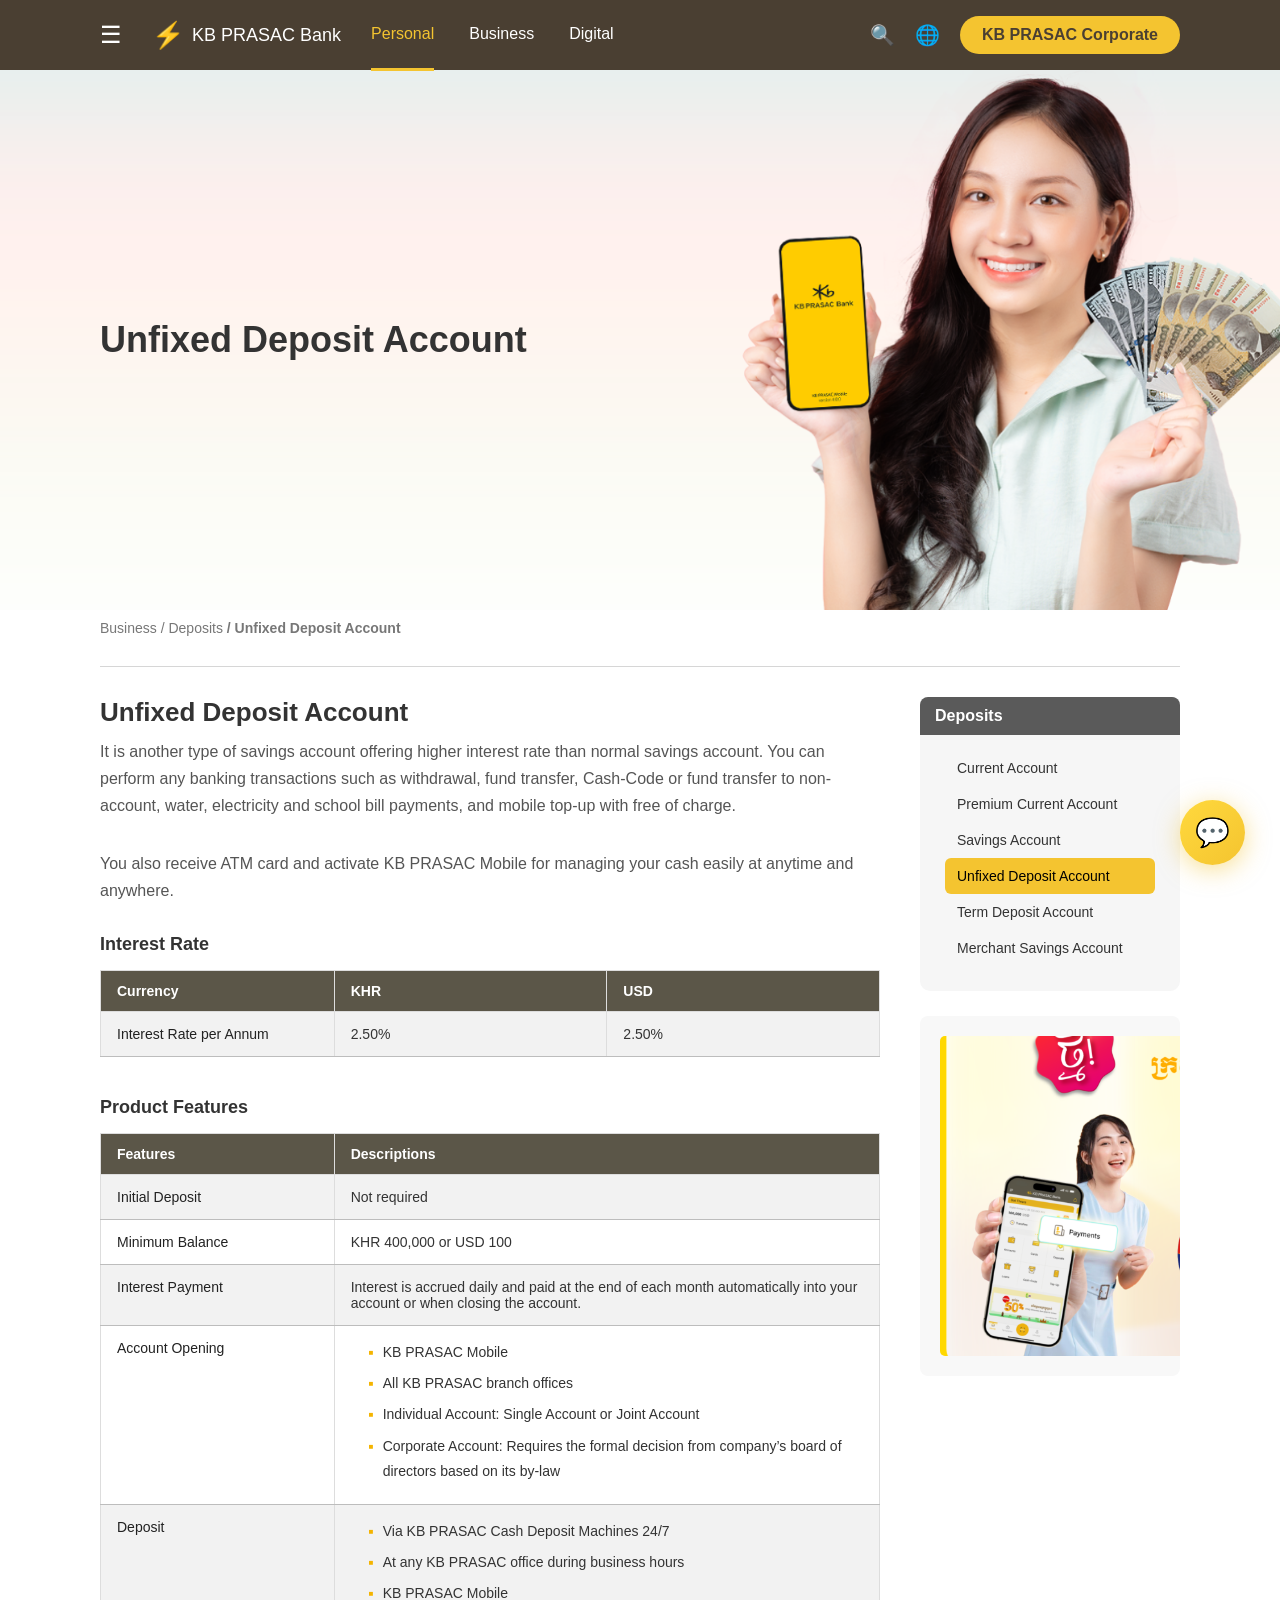
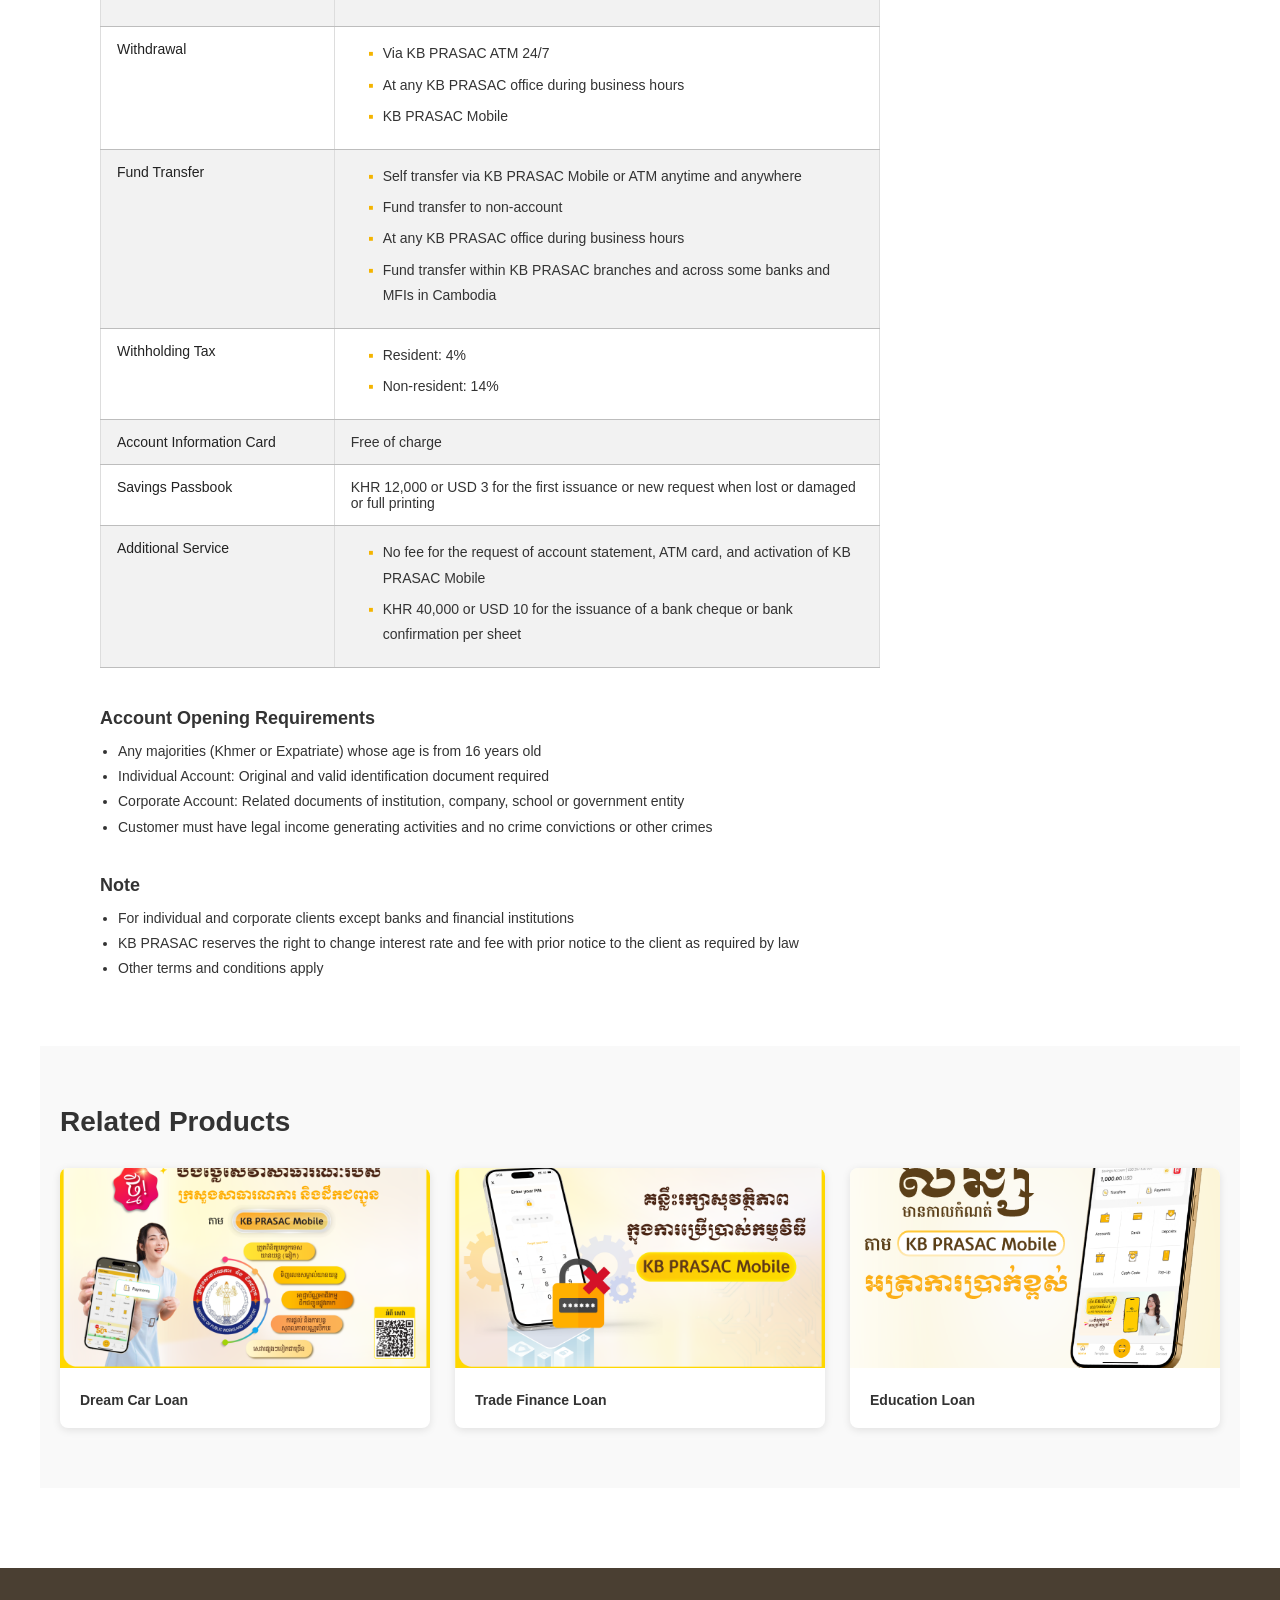
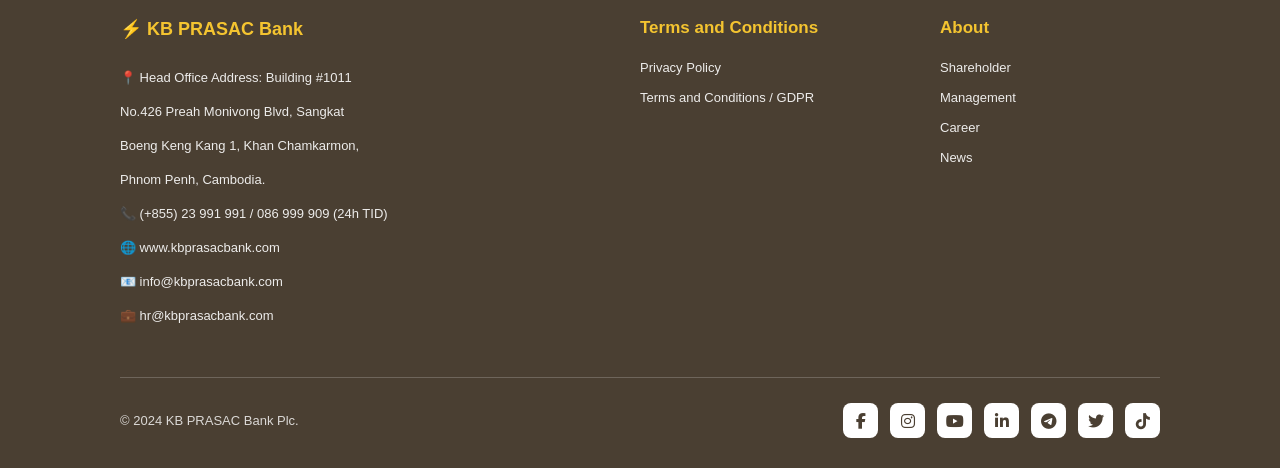
<file: pages/deposits/unfixed-deposit-account.html>
<!DOCTYPE html>
<html lang="en">

<head>
    <meta charset="UTF-8">
    <meta name="viewport" content="width=device-width, initial-scale=1.0">
    <title>Unfixed Deposit Account</title>
    <link href="https://fonts.googleapis.com/css2?family=Hanuman:wght@400;700&display=swap" rel="stylesheet">
    <link rel="stylesheet" href="https://cdnjs.cloudflare.com/ajax/libs/font-awesome/6.5.1/css/all.min.css" />
    <link rel="stylesheet" href="../../css/style.css">
    <link rel="stylesheet" href="../../css/repeat-style.css">
    <style>
        .loan-hero {
            background: url('../../assets/unfixed-pc.png') center / cover no-repeat !important;
        }

        @media (max-width: 992px) {
            .loan-hero {
                background: url('../../assets/unfixed-mobile.png') center / cover no-repeat !important;
                padding: 60px 0;
                min-height: 50vh;
            }
        }
    </style>
</head>

<body>
    <!-- OVERLAY -->
    <div id="menuOverlay" class="menu-overlay"></div>

    <!-- SIDEBAR -->
    <aside id="sidebar" class="sidebar">
        <div class="sidebar-header">
            <span class="sidebar-logo">KB PRASAC Bank</span>
            <button id="menuClose" class="close-btn">✕</button>
        </div>

        <ul class="sidebar-menu">
            <li class="menu-item">
                <span>Bank Overview</span>
                <span class="plus">+</span>
            </li>
            <li class="menu-item">
                <span>Support</span>
                <span class="plus">+</span>
            </li>
            <li class="menu-item">
                <span>Media</span>
                <span class="plus">+</span>
            </li>
            <li class="menu-item">
                <span>Career</span>
                <span class="plus">+</span>
            </li>
            <li class="menu-item">
                <span>Investor Relations</span>
                <span class="plus">+</span>
            </li>
            <li class="menu-item">
                <span>ESG Management</span>
            </li>
        </ul>

        <div class="sidebar-footer">
            <p>Follow Us:</p>
            <div class="social-icons">
                <span>📘</span>
                <span>📸</span>
                <span>🎵</span>
                <span>❌</span>
                <span>💼</span>
                <span>▶️</span>
                <span>✈️</span>
            </div>
        </div>
    </aside>

    <div id="menuOverlay" class="menu-overlay"></div>

    <header class="header">
        <div class="container header-inner">

            <!-- LEFT -->
            <div class="nav-left">
                <!-- HAMBURGER -->
                <button id="menuToggle" class="menu-toggle">☰</button>

                <a class="logo" href="/">
                    <span class="logo-icon">⚡</span>
                    KB PRASAC Bank
                </a>
                <nav class="mobile-nav">
                    <a href="#">Personal</a>a
                    <a href="#">Business</a>
                    <a href="#">Digital</a>
                    <a href="#">About Us</a>
                    <a href="#">Contact</a>
                </nav>

                <ul class="nav-menu">

                    <!-- PERSONAL -->
                    <li class="nav-item has-mega">
                        <a href="#" class="nav-link active">Personal</a>

                        <div class="mega-menu">
                            <div class="mega-grid">

                                <!-- LOANS -->
                                <div class="mega-col">
                                    <h4>Loans</h4>
                                    <a href="../loans/micro-business-loan.html">Micro Business Loan</a>
                                    <a href="../loans/small-business-loan.html">Small Business Loan</a>
                                    <a href="../loans/medium-business-loan.html">Medium Business Loan</a>
                                    <a href="../loans/overdraft-loan.html">Overdraft Loan</a>
                                    <a href="../loans/trade-finance-loan.html">Trade Finance Loan</a>
                                </div>

                                <!-- DEPOSITS -->
                                <div class="mega-col">
                                    <h4>Deposits</h4>
                                    <a href="../deposits/current-account.html">Current Account</a>
                                    <a href="../deposits/premium-current-account.html">Premium Current Account</a>
                                    <a href="../deposits/savings-account.html">Savings Account</a>
                                    <a href="../deposits/unfixed-deposit-account.html">Unfixed Deposit Account</a>
                                    <a href="../deposits/term-deposit-account.html">Term Deposit Account</a>
                                    <a href="../deposits/merchant-savings-account.html">Merchant Savings Account</a>
                                </div>

                                <!-- SELF-BANKING -->
                                <div class="mega-col">
                                    <h4>Self-Banking</h4>
                                    <a href="../self-banking/kb-prasac-mobile.html">KB PRASAC Mobile</a>
                                    <a href="../self-banking/digital-account.html">Digital Account</a>
                                    <a href="../self-banking/atm.html">ATM</a>
                                    <a href="../self-banking/deposit-machine.html">Deposit Machine</a>
                                    <a href="../self-banking/bill-payments.html">Bill Payments</a>
                                    <a href="../self-banking/interbank-transfer.html">Interbank Fund Transfer</a>
                                </div>

                                <!-- SERVICES -->
                                <div class="mega-col">
                                    <h4>Services</h4>
                                    <a href="../services/bill-payments.html">Bill Payments</a>
                                    <a href="../services/international-transfer.html">International Fund Transfer</a>
                                    <a href="../services/interbank-transfer.html">Interbank Fund Transfer</a>
                                    <a href="../services/cash-code.html">Cash-Code</a>
                                    <a href="../services/foreign-exchange.html">Foreign Exchange</a>
                                    <a href="../services/standing-instruction.html">Standing Instruction</a>
                                    <a href="../services/payroll-service.html">Payroll Service</a>
                                </div>

                            </div>
                        </div>
                    </li>

                    <!-- BUSINESS -->
                    <li class="nav-item has-mega">
                        <a href="#" class="nav-link">Business</a>

                        <div class="mega-menu">
                            <div class="mega-grid">

                                <!-- LOANS -->
                                <div class="mega-col">
                                    <h4>Loans</h4>
                                    <a href="../loans/micro-business-loan.html">Micro Business Loan</a>
                                    <a href="../loans/small-business-loan.html">Small Business Loan</a>
                                    <a href="../loans/medium-business-loan.html">Medium Business Loan</a>
                                    <a href="../loans/overdraft-loan.html">Overdraft Loan</a>
                                    <a href="../loans/trade-finance-loan.html">Trade Finance Loan</a>
                                </div>

                                <!-- DEPOSITS -->
                                <div class="mega-col">
                                    <h4>Deposits</h4>
                                    <a href="../deposits/current-account.html">Current Account</a>
                                    <a href="../deposits/premium-current-account.html">Premium Current Account</a>
                                    <a href="../deposits/savings-account.html">Savings Account</a>
                                    <a href="../deposits/unfixed-deposit-account.html">Unfixed Deposit Account</a>
                                    <a href="../deposits/term-deposit-account.html">Term Deposit Account</a>
                                    <a href="../deposits/merchant-savings-account.html">Merchant Savings Account</a>
                                </div>

                                <!-- BUSINESS SERVICES -->
                                <div class="mega-col">
                                    <h4>Business Services</h4>
                                    <a href="../services/payroll-service.html">Payroll Service</a>
                                    <a href="../services/cash-management.html">Cash Management</a>
                                    <a href="../services/bank-confirmation.html">Bank Confirmation</a>
                                    <a href="../services/standing-instruction.html">Standing Instruction</a>
                                    <a href="../services/foreign-exchange.html">Foreign Exchange</a>
                                </div>

                                <!-- TRADE FINANCE -->
                                <div class="mega-col">
                                    <h4>Trade Finance</h4>
                                    <a href="../trade-finance/import-finance.html">Import Finance</a>
                                    <a href="../trade-finance/export-finance.html">Export Finance</a>
                                    <a href="../trade-finance/guarantees.html">Guarantees</a>
                                    <a href="../trade-finance/lc-services.html">LC Services</a>
                                </div>

                            </div>
                        </div>
                    </li>

                    <!-- DIGITAL -->
                    <li class="nav-item has-mega">
                        <a href="#" class="nav-link">Digital</a>

                        <div class="mega-menu">
                            <div class="mega-grid">

                                <div class="mega-col">
                                    <h4>Digital Banking</h4>
                                    <a href="../digital/kb-prasac-mobile.html">KB PRASAC Mobile</a>
                                    <a href="../digital/kb-prasac-corporate.html">KB PRASAC Corporate</a>
                                    <a href="../digital/digital-account.html">Digital Account</a>
                                </div>

                                <div class="mega-col">
                                    <h4>Self-Service</h4>
                                    <a href="../digital/atm.html">ATM</a>
                                    <a href="../digital/deposit-machine.html">Deposit Machine</a>
                                    <a href="../digital/cash-code.html">Cash-Code</a>
                                    <a href="../digital/css.html">CSS</a>
                                </div>

                                <div class="mega-col">
                                    <h4>Payments</h4>
                                    <a href="../digital/bill-payments.html">Bill Payments</a>
                                    <a href="../digital/interbank-transfer.html">Interbank Fund Transfer</a>
                                    <a href="../digital/international-transfer.html">International Fund Transfer</a>
                                    <a href="../digital/phone-topup.html">Phone Top Up</a>
                                </div>

                                <div class="mega-col">
                                    <h4>Other Services</h4>
                                    <a href="../digital/qr-payment.html">QR Payment</a>
                                    <a href="../digital/tax-payment.html">Tax Payment</a>
                                    <a href="../digital/merchant-services.html">Merchant Services</a>
                                </div>

                            </div>
                        </div>
                    </li>

                </ul>
            </div>

            <!-- RIGHT -->
            <div class="nav-right">
                <span class="icon">🔍</span>
                <span class="icon">🌐</span>
                <a href="#" class="kb-btn">KB PRASAC Corporate</a>
            </div>

        </div>
    </header>

    <section class="loan-hero">
        <div class="container loan-hero-wrap">
            <div class="loan-hero-text">
                <h1>Unfixed Deposit Account</h1>
            </div>
        </div>
    </section>

    <div class="container">
        <p class="breadcrumb">Business / Deposits <strong>/ Unfixed Deposit Account</strong></p>
    </div>
    <section class="loan-page container">

        <!-- LEFT : CONTENT -->
        <div class="loan-content">

            <h2>Unfixed Deposit Account</h2>

            <p class="loan-desc">
                It is another type of savings account offering higher interest rate than normal
                savings account. You can perform any banking transactions such as withdrawal,
                fund transfer, Cash-Code or fund transfer to non-account, water, electricity and
                school bill payments, and mobile top-up with free of charge.
            </p>

            <p class="loan-desc">
                You also receive ATM card and activate KB PRASAC Mobile for managing your cash
                easily at anytime and anywhere.
            </p>

            <!-- INTEREST RATE -->
            <div class="loan-block">
                <h3>Interest Rate</h3>

                <table class="kb-table">
                    <thead>
                        <tr>
                            <th>Currency</th>
                            <th>KHR</th>
                            <th>USD</th>
                        </tr>
                    </thead>
                    <tbody>
                        <tr>
                            <td>Interest Rate per Annum</td>
                            <td>2.50%</td>
                            <td>2.50%</td>
                        </tr>
                    </tbody>
                </table>
            </div>

            <!-- PRODUCT FEATURES -->
            <div class="loan-block">
                <h3>Product Features</h3>

                <table class="kb-table">
                    <thead>
                        <tr>
                            <th>Features</th>
                            <th>Descriptions</th>
                        </tr>
                    </thead>
                    <tbody>
                        <tr>
                            <td>Initial Deposit</td>
                            <td>Not required</td>
                        </tr>

                        <tr>
                            <td>Minimum Balance</td>
                            <td>KHR 400,000 or USD 100</td>
                        </tr>

                        <tr>
                            <td>Interest Payment</td>
                            <td>
                                Interest is accrued daily and paid at the end of each month
                                automatically into your account or when closing the account.
                            </td>
                        </tr>

                        <tr>
                            <td>Account Opening</td>
                            <td>
                                <ul class="kb-list">
                                    <li>KB PRASAC Mobile</li>
                                    <li>All KB PRASAC branch offices</li>
                                    <li>Individual Account: Single Account or Joint Account</li>
                                    <li>Corporate Account: Requires the formal decision from company’s board of
                                        directors based on its by-law</li>
                                </ul>
                            </td>
                        </tr>

                        <tr>
                            <td>Deposit</td>
                            <td>
                                <ul class="kb-list">
                                    <li>Via KB PRASAC Cash Deposit Machines 24/7</li>
                                    <li>At any KB PRASAC office during business hours</li>
                                    <li>KB PRASAC Mobile</li>
                                </ul>
                            </td>
                        </tr>

                        <tr>
                            <td>Withdrawal</td>
                            <td>
                                <ul class="kb-list">
                                    <li>Via KB PRASAC ATM 24/7</li>
                                    <li>At any KB PRASAC office during business hours</li>
                                    <li>KB PRASAC Mobile</li>
                                </ul>
                            </td>
                        </tr>

                        <tr>
                            <td>Fund Transfer</td>
                            <td>
                                <ul class="kb-list">
                                    <li>Self transfer via KB PRASAC Mobile or ATM anytime and anywhere</li>
                                    <li>Fund transfer to non-account</li>
                                    <li>At any KB PRASAC office during business hours</li>
                                    <li>Fund transfer within KB PRASAC branches and across some banks and MFIs in
                                        Cambodia</li>
                                </ul>
                            </td>
                        </tr>

                        <tr>
                            <td>Withholding Tax</td>
                            <td>
                                <ul class="kb-list">
                                    <li>Resident: 4%</li>
                                    <li>Non-resident: 14%</li>
                                </ul>
                            </td>
                        </tr>

                        <tr>
                            <td>Account Information Card</td>
                            <td>Free of charge</td>
                        </tr>

                        <tr>
                            <td>Savings Passbook</td>
                            <td>KHR 12,000 or USD 3 for the first issuance or new request when lost or damaged or full
                                printing</td>
                        </tr>

                        <tr>
                            <td>Additional Service</td>
                            <td>
                                <ul class="kb-list">
                                    <li>No fee for the request of account statement, ATM card, and activation of KB
                                        PRASAC Mobile</li>
                                    <li>KHR 40,000 or USD 10 for the issuance of a bank cheque or bank confirmation per
                                        sheet</li>
                                </ul>
                            </td>
                        </tr>
                    </tbody>
                </table>
            </div>

            <!-- ACCOUNT OPENING REQUIREMENTS -->
            <div class="loan-block">
                <h3>Account Opening Requirements</h3>
                <ul>
                    <li>Any majorities (Khmer or Expatriate) whose age is from 16 years old</li>
                    <li>Individual Account: Original and valid identification document required</li>
                    <li>Corporate Account: Related documents of institution, company, school or government entity</li>
                    <li>Customer must have legal income generating activities and no crime convictions or other crimes
                    </li>
                </ul>
            </div>

            <!-- NOTE -->
            <div class="loan-block">
                <h3>Note</h3>
                <ul>
                    <li>For individual and corporate clients except banks and financial institutions</li>
                    <li>KB PRASAC reserves the right to change interest rate and fee with prior notice to the client as
                        required by law</li>
                    <li>Other terms and conditions apply</li>
                </ul>
            </div>

        </div>

        <!-- RIGHT : ASIDE -->
        <aside class="loan-sidebar">

            <div class="loan-nav">
                <h4>Deposits</h4>

                <a href="./current-account.html">
                    Current Account
                </a>
                <a href="./premium-current-account.html">
                    Premium Current Account
                </a>
                <a href="./savings-account.html">
                    Savings Account
                </a>
                <a class="active" href="./unfixed-deposit-account.html">
                    Unfixed Deposit Account
                </a>
                <a href="./term-deposit-account.html">
                    Term Deposit Account
                </a>
                <a href="./merchant-savings-account.html">
                    Merchant Savings Account
                </a>
            </div>

            <div class="loan-promo">
                <div class="promo-slider">
                    <img src="../../assets/news2.png" alt="">
                    <img src="../../assets/news1.png" alt="">
                    <img src="../../assets/news3.png" alt="">
                </div>
            </div>

        </aside>

    </section>


    <section class="related-loans container">
        <h3>Related Products</h3>

        <div class="related-grid">
            <div class="related-card">
                <img src="../../assets/news2.png">
                <p>Dream Car Loan</p>
            </div>
            <div class="related-card">
                <img src="../../assets/news3.png">
                <p>Trade Finance Loan</p>
            </div>
            <div class="related-card">
                <img src="../../assets/news1.png">
                <p>Education Loan</p>
            </div>
        </div>
    </section>

    <!-- Footer -->
    <footer class="footer">
        <div class="container">
            <div class="footer-content">
                <div class="footer-info">
                    <div class="footer-logo">⚡ KB PRASAC Bank</div>
                    <p>📍 Head Office Address: Building #1011</p>
                    <p>No.426 Preah Monivong Blvd, Sangkat</p>
                    <p>Boeng Keng Kang 1, Khan Chamkarmon,</p>
                    <p>Phnom Penh, Cambodia.</p>
                    <p>📞 (+855) 23 991 991 / 086 999 909 (24h TID)</p>
                    <p>🌐 www.kbprasacbank.com</p>
                    <p>📧 info@kbprasacbank.com</p>
                    <p>💼 hr@kbprasacbank.com</p>
                </div>
                <div class="footer-section">
                    <h4>Terms and Conditions</h4>
                    <ul>
                        <li><a href="#">Privacy Policy</a></li>
                        <li><a href="#">Terms and Conditions / GDPR</a></li>
                    </ul>
                </div>
                <div class="footer-section">
                    <h4>About</h4>
                    <ul>
                        <li><a href="#">Shareholder</a></li>
                        <li><a href="#">Management</a></li>
                        <li><a href="#">Career</a></li>
                        <li><a href="#">News</a></li>
                    </ul>
                </div>
            </div>
            <div class="footer-bottom">
                <p>© 2024 KB PRASAC Bank Plc.</p>

                <div class="social-icons">
                    <a href="#" class="social-icon"><i class="fab fa-facebook-f"></i></a>
                    <a href="#" class="social-icon"><i class="fab fa-instagram"></i></a>
                    <a href="#" class="social-icon"><i class="fab fa-youtube"></i></a>
                    <a href="#" class="social-icon"><i class="fab fa-linkedin-in"></i></a>
                    <a href="#" class="social-icon"><i class="fab fa-telegram-plane"></i></a>
                    <a href="#" class="social-icon"><i class="fab fa-twitter"></i></a>
                    <a href="#" class="social-icon"><i class="fab fa-tiktok"></i></a>
                </div>
            </div>
        </div>
    </footer>

    <!-- Chat Button -->
    <div class="chat-button"></div>
    <script src="../../js/main.js"></script>

</body>

</html>
</file>
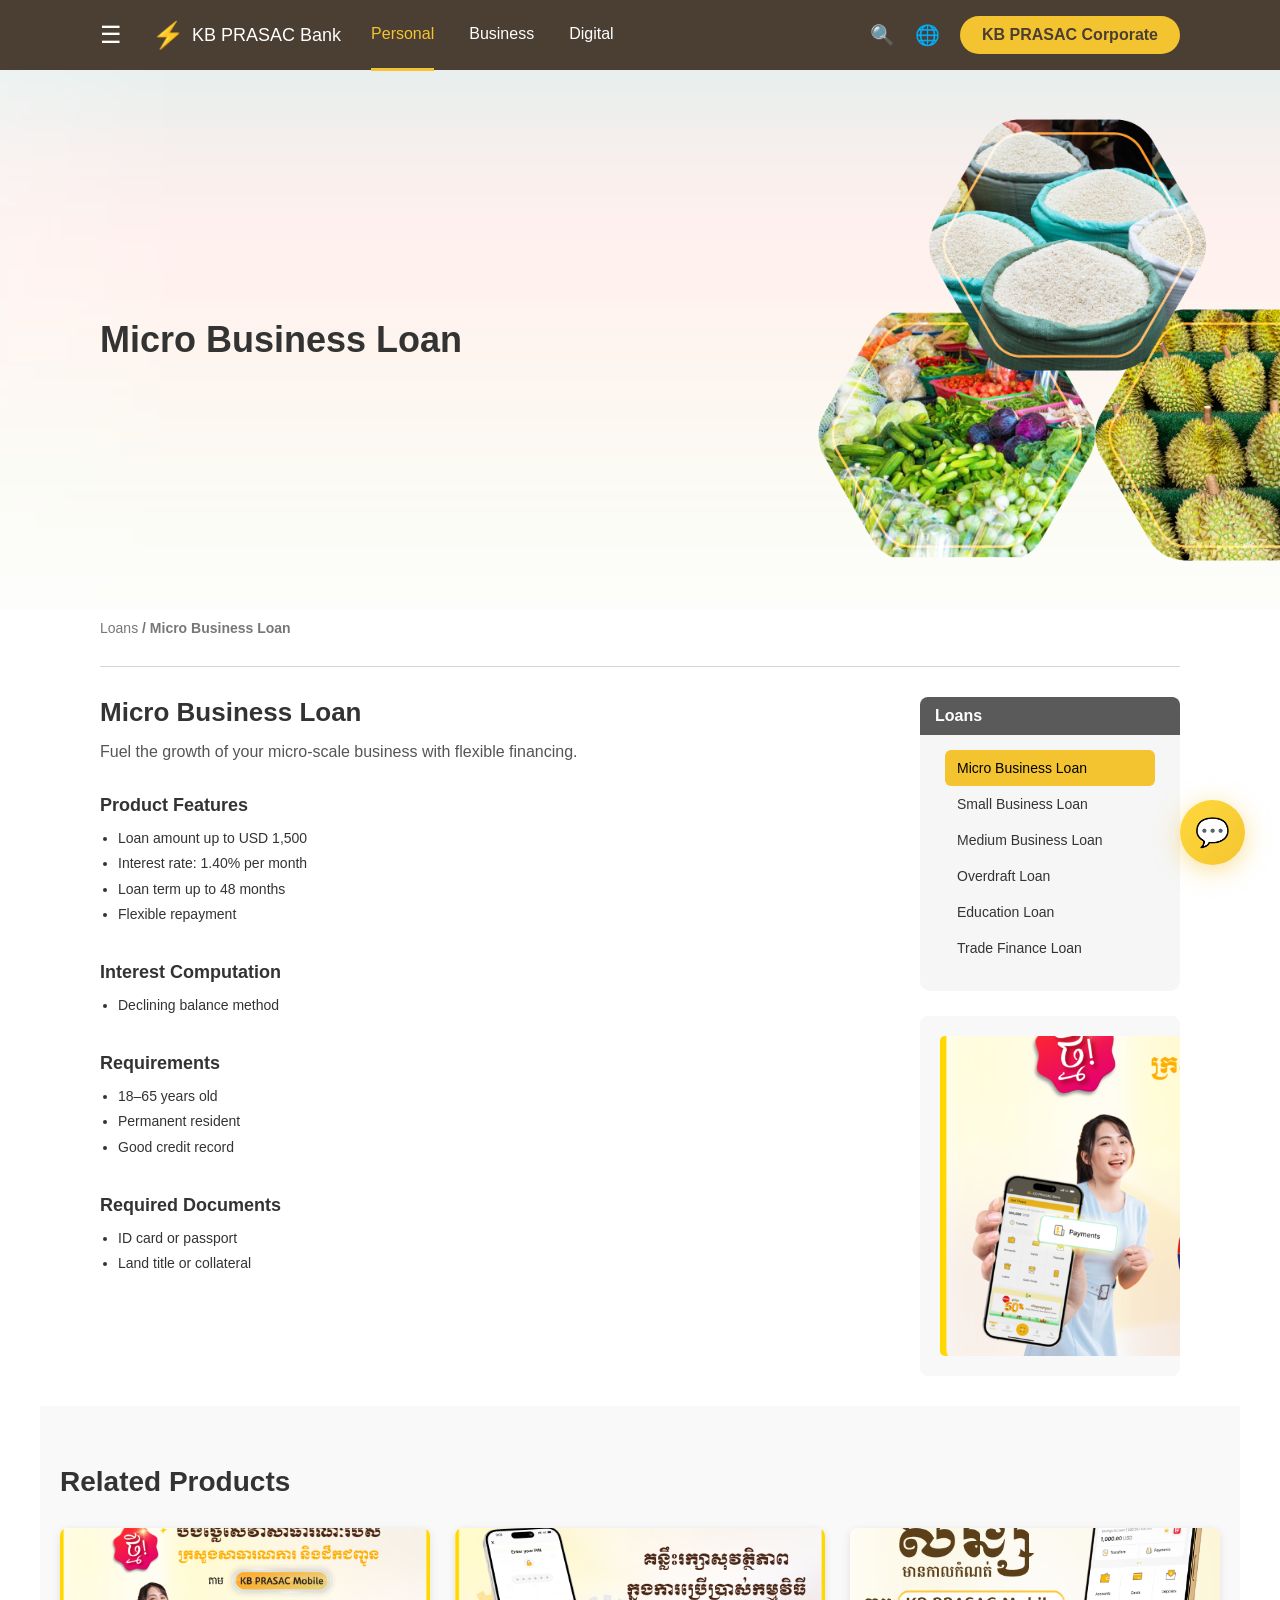
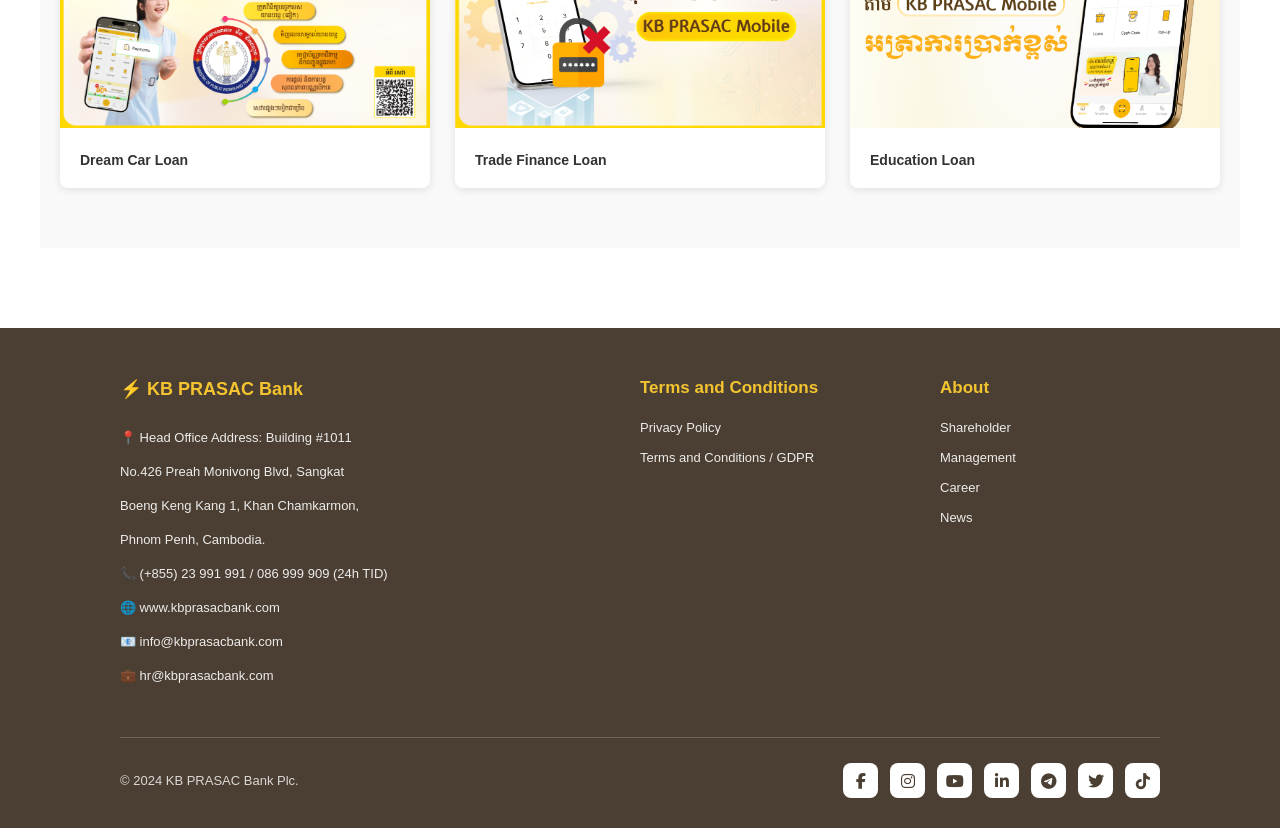
<file: pages/deposits/willchangename.html>
<!DOCTYPE html>
<html lang="en">

<head>
    <meta charset="UTF-8">
    <meta name="viewport" content="width=device-width, initial-scale=1.0">
    <title>Micro Business Loan</title>
    <link href="https://fonts.googleapis.com/css2?family=Hanuman:wght@400;700&display=swap" rel="stylesheet">
    <link rel="stylesheet" href="https://cdnjs.cloudflare.com/ajax/libs/font-awesome/6.5.1/css/all.min.css" />
    <link rel="stylesheet" href="../../css/style.css">
    <link rel="stylesheet" href="../../css/repeat-style.css">

</head>

<body>
    <!-- OVERLAY -->
    <div id="menuOverlay" class="menu-overlay"></div>

    <!-- SIDEBAR -->
    <aside id="sidebar" class="sidebar">
        <div class="sidebar-header">
            <span class="sidebar-logo">KB PRASAC Bank</span>
            <button id="menuClose" class="close-btn">✕</button>
        </div>

        <ul class="sidebar-menu">
            <li class="menu-item">
                <span>Bank Overview</span>
                <span class="plus">+</span>
            </li>
            <li class="menu-item">
                <span>Support</span>
                <span class="plus">+</span>
            </li>
            <li class="menu-item">
                <span>Media</span>
                <span class="plus">+</span>
            </li>
            <li class="menu-item">
                <span>Career</span>
                <span class="plus">+</span>
            </li>
            <li class="menu-item">
                <span>Investor Relations</span>
                <span class="plus">+</span>
            </li>
            <li class="menu-item">
                <span>ESG Management</span>
            </li>
        </ul>

        <div class="sidebar-footer">
            <p>Follow Us:</p>
            <div class="social-icons">
                <span>📘</span>
                <span>📸</span>
                <span>🎵</span>
                <span>❌</span>
                <span>💼</span>
                <span>▶️</span>
                <span>✈️</span>
            </div>
        </div>
    </aside>

    <div id="menuOverlay" class="menu-overlay"></div>

    <header class="header">
        <div class="container header-inner">

            <!-- LEFT -->
            <div class="nav-left">
                <!-- HAMBURGER -->
                <button id="menuToggle" class="menu-toggle">☰</button>

                <a class="logo" href="/">
                    <span class="logo-icon">⚡</span>
                    KB PRASAC Bank
                </a>
                <nav class="mobile-nav">
                    <a href="#">Personal</a>a
                    <a href="#">Business</a>
                    <a href="#">Digital</a>
                    <a href="#">About Us</a>
                    <a href="#">Contact</a>
                </nav>

                <ul class="nav-menu">
                    <li class="nav-item has-mega">
                        <a href="#" class="nav-link active">Personal</a>

                        <!-- MEGA MENU -->
                        <div class="mega-menu">
                            <div class="mega-grid">

                                <div class="mega-col">
                                    <h4>Loans</h4>
                                    <a href="../loans/micro-business-loan.html">Micro Business Loan</a>
                                    <a href="#">Small Business Loan</a>
                                    <a href="#">Medium Business Loan</a>
                                    <a href="#">Overdraft Loan</a>
                                    <a href="#">Trade Finance Loan</a>
                                </div>

                                <div class="mega-col">
                                    <h4>Deposits</h4>
                                    <a href="../deposits/willchangename.html">Current Account</a>
                                    <a href="#">Premium Current Account</a>
                                    <a href="#">Savings Account</a>
                                    <a href="#">Unfixed Deposit Account</a>
                                    <a href="#">Term Deposit Account</a>
                                    <a href="#">Merchant Savings Account</a>
                                </div>

                                <div class="mega-col">
                                    <h4>Self-Banking</h4>
                                    <a href="../self-banking/willchangename.html">KB PRASAC Mobile</a>
                                    <a href="#">Digital Account</a>
                                    <a href="#">Term Deposit Account</a>
                                    <a href="#">ATM</a>
                                    <a href="#">Deposit Machine</a>
                                    <a href="#">Bill Payments</a>
                                    <a href="#">Interbank Fund Transfer</a>
                                </div>

                                <div class="mega-col">
                                    <h4>Services</h4>
                                    <a href="../digital/willchangename.html">Bill Payments</a>
                                    <a href="#">International Fund Transfer</a>
                                    <a href="#">Interbank Fund Transfer</a>
                                    <a href="#">Cash-Code</a>
                                    <a href="#">Foreign Exchange</a>
                                    <a href="#">Standing Instruction</a>
                                    <a href="#">Payroll Service</a>
                                </div>

                            </div>
                        </div>
                    </li>

                    <!-- BUSINESS -->
                    <li class="nav-item has-mega">
                        <a href="#" class="nav-link">Business</a>

                        <div class="mega-menu">
                            <div class="mega-grid">

                                <div class="mega-col">
                                    <h4>Loans</h4>
                                    <a href="../loans/micro-business-loan.html">Micro Business Loan</a>
                                    <a href="#">Small Business Loan</a>
                                    <a href="#">Medium Business Loan</a>
                                    <a href="#">Overdraft Loan</a>
                                    <a href="#">Trade Finance Loan</a>
                                </div>

                                <div class="mega-col">
                                    <h4>Deposits</h4>
                                    <a href="../deposits/willchangename.html">Current Account</a>
                                    <a href="#">Premium Current Account</a>
                                    <a href="#">Savings Account</a>
                                    <a href="#">Unfixed Deposit Account</a>
                                    <a href="#">Term Deposit Account</a>
                                    <a href="#">Merchant Savings Account</a>
                                </div>

                                <div class="mega-col">
                                    <h4>Business Services</h4>
                                    <a href="../digital/willchangename.html">Payroll Service</a>
                                    <a href="#">Cash Management</a>
                                    <a href="#">Bank Confirmation</a>
                                    <a href="#">Standing Instruction</a>
                                    <a href="#">Foreign Exchange</a>
                                </div>

                                <div class="mega-col">
                                    <h4>Trade Finance</h4>
                                    <a href="../self-banking/willchangename.html">KB PRASAC Mobile</a>
                                    <a href="#">Import Finance</a>
                                    <a href="#">Export Finance</a>
                                    <a href="#">Guarantees</a>
                                    <a href="#">LC Services</a>
                                </div>
                            </div>
                        </div>
                    </li>

                    <!-- DIGITAL -->
                    <li class="nav-item has-mega">
                        <a href="#" class="nav-link">Digital</a>

                        <div class="mega-menu">
                            <div class="mega-grid">

                                <div class="mega-col">
                                    <h4>Digital Banking</h4>
                                    <a href="../digital/digital-mobile.html">KB PRASAC Mobile</a>
                                    <a href="#">KB PRASAC Corporate</a>
                                    <a href="#">Digital Account</a>
                                </div>

                                <div class="mega-col">
                                    <h4>Self-Service</h4>
                                    <a href="../digital/willchangename.html">AMT</a>
                                    <a href="#">Deposit Machine</a>
                                    <a href="#">Cash-Code</a>
                                    <a href="#">CSS</a>
                                </div>

                                <div class="mega-col">
                                    <h4>Payments</h4>
                                    <a href="../digital/payments.html">Bill Payments</a>
                                    <a href="#">Interbank Fund Transfer</a>
                                    <a href="#">International Fund Transfer</a>
                                    <a href="#">Phone Top Up</a>
                                </div>

                                <div class="mega-col">
                                    <h4>Other Services</h4>
                                    <a href="../digital/willchangename.html">QR Payment</a>
                                    <a href="#">Tax Payment</a>
                                    <a href="#">Merchant Services</a>
                                </div>

                            </div>
                        </div>
                    </li>
                </ul>
            </div>

            <!-- RIGHT -->
            <div class="nav-right">
                <span class="icon">🔍</span>
                <span class="icon">🌐</span>
                <a href="#" class="kb-btn">KB PRASAC Corporate</a>
            </div>

        </div>
    </header>


    <section class="loan-hero">
        <div class="container loan-hero-wrap">
            <div class="loan-hero-text">
                <h1>Micro Business Loan</h1>
            </div>
        </div>
    </section>


    <div class="container">
        <p class="breadcrumb">Loans <strong>/ Micro Business Loan</strong></p>
    </div>
    <section class="loan-page container">
        <!-- LEFT -->
        <div class="loan-content">
            <h2>Micro Business Loan</h2>
            <p class="loan-desc">
                Fuel the growth of your micro-scale business with flexible financing.
            </p>

            <div class="loan-block">
                <h3>Product Features</h3>
                <ul>
                    <li>Loan amount up to USD 1,500</li>
                    <li>Interest rate: 1.40% per month</li>
                    <li>Loan term up to 48 months</li>
                    <li>Flexible repayment</li>
                </ul>
            </div>

            <div class="loan-block">
                <h3>Interest Computation</h3>
                <ul>
                    <li>Declining balance method</li>
                </ul>
            </div>

            <div class="loan-block">
                <h3>Requirements</h3>
                <ul>
                    <li>18–65 years old</li>
                    <li>Permanent resident</li>
                    <li>Good credit record</li>
                </ul>
            </div>

            <div class="loan-block">
                <h3>Required Documents</h3>
                <ul>
                    <li>ID card or passport</li>
                    <li>Land title or collateral</li>
                </ul>
            </div>
        </div>

        <!-- RIGHT -->
        <aside class="loan-sidebar">
            <div class="loan-nav">
                <h4>Loans</h4>
                <a class="active">Micro Business Loan</a>
                <a>Small Business Loan</a>
                <a>Medium Business Loan</a>
                <a>Overdraft Loan</a>
                <a>Education Loan</a>
                <a>Trade Finance Loan</a>
            </div>

            <div class="loan-promo">
                <div class="promo-slider">
                    
                    <img src="../../assets/news2.png" alt="">
                    <img src="../../assets/news1.png" alt="">
                    <img src="../../assets/news3.png" alt="">
                </div>
            </div>

        </aside>
    </section>

    <section class="related-loans container">
        <h3>Related Products</h3>

        <div class="related-grid">
            <div class="related-card">
                <img src="../../assets/news2.png">
                <p>Dream Car Loan</p>
            </div>
            <div class="related-card">
                <img src="../../assets/news3.png">
                <p>Trade Finance Loan</p>
            </div>
            <div class="related-card">
                <img src="../../assets/news1.png">
                <p>Education Loan</p>
            </div>
        </div>
    </section>

    <!-- Footer -->
    <footer class="footer">
        <div class="container">
            <div class="footer-content">
                <div class="footer-info">
                    <div class="footer-logo">⚡ KB PRASAC Bank</div>
                    <p>📍 Head Office Address: Building #1011</p>
                    <p>No.426 Preah Monivong Blvd, Sangkat</p>
                    <p>Boeng Keng Kang 1, Khan Chamkarmon,</p>
                    <p>Phnom Penh, Cambodia.</p>
                    <p>📞 (+855) 23 991 991 / 086 999 909 (24h TID)</p>
                    <p>🌐 www.kbprasacbank.com</p>
                    <p>📧 info@kbprasacbank.com</p>
                    <p>💼 hr@kbprasacbank.com</p>
                </div>
                <div class="footer-section">
                    <h4>Terms and Conditions</h4>
                    <ul>
                        <li><a href="#">Privacy Policy</a></li>
                        <li><a href="#">Terms and Conditions / GDPR</a></li>
                    </ul>
                </div>
                <div class="footer-section">
                    <h4>About</h4>
                    <ul>
                        <li><a href="#">Shareholder</a></li>
                        <li><a href="#">Management</a></li>
                        <li><a href="#">Career</a></li>
                        <li><a href="#">News</a></li>
                    </ul>
                </div>
            </div>
            <div class="footer-bottom">
                <p>© 2024 KB PRASAC Bank Plc.</p>

                <div class="social-icons">
                    <a href="#" class="social-icon"><i class="fab fa-facebook-f"></i></a>
                    <a href="#" class="social-icon"><i class="fab fa-instagram"></i></a>
                    <a href="#" class="social-icon"><i class="fab fa-youtube"></i></a>
                    <a href="#" class="social-icon"><i class="fab fa-linkedin-in"></i></a>
                    <a href="#" class="social-icon"><i class="fab fa-telegram-plane"></i></a>
                    <a href="#" class="social-icon"><i class="fab fa-twitter"></i></a>
                    <a href="#" class="social-icon"><i class="fab fa-tiktok"></i></a>
                </div>
            </div>
        </div>
    </footer>

    <!-- Chat Button -->
    <div class="chat-button"></div>
    <script src="../../js/main.js"></script>

</body>

</html>
</file>
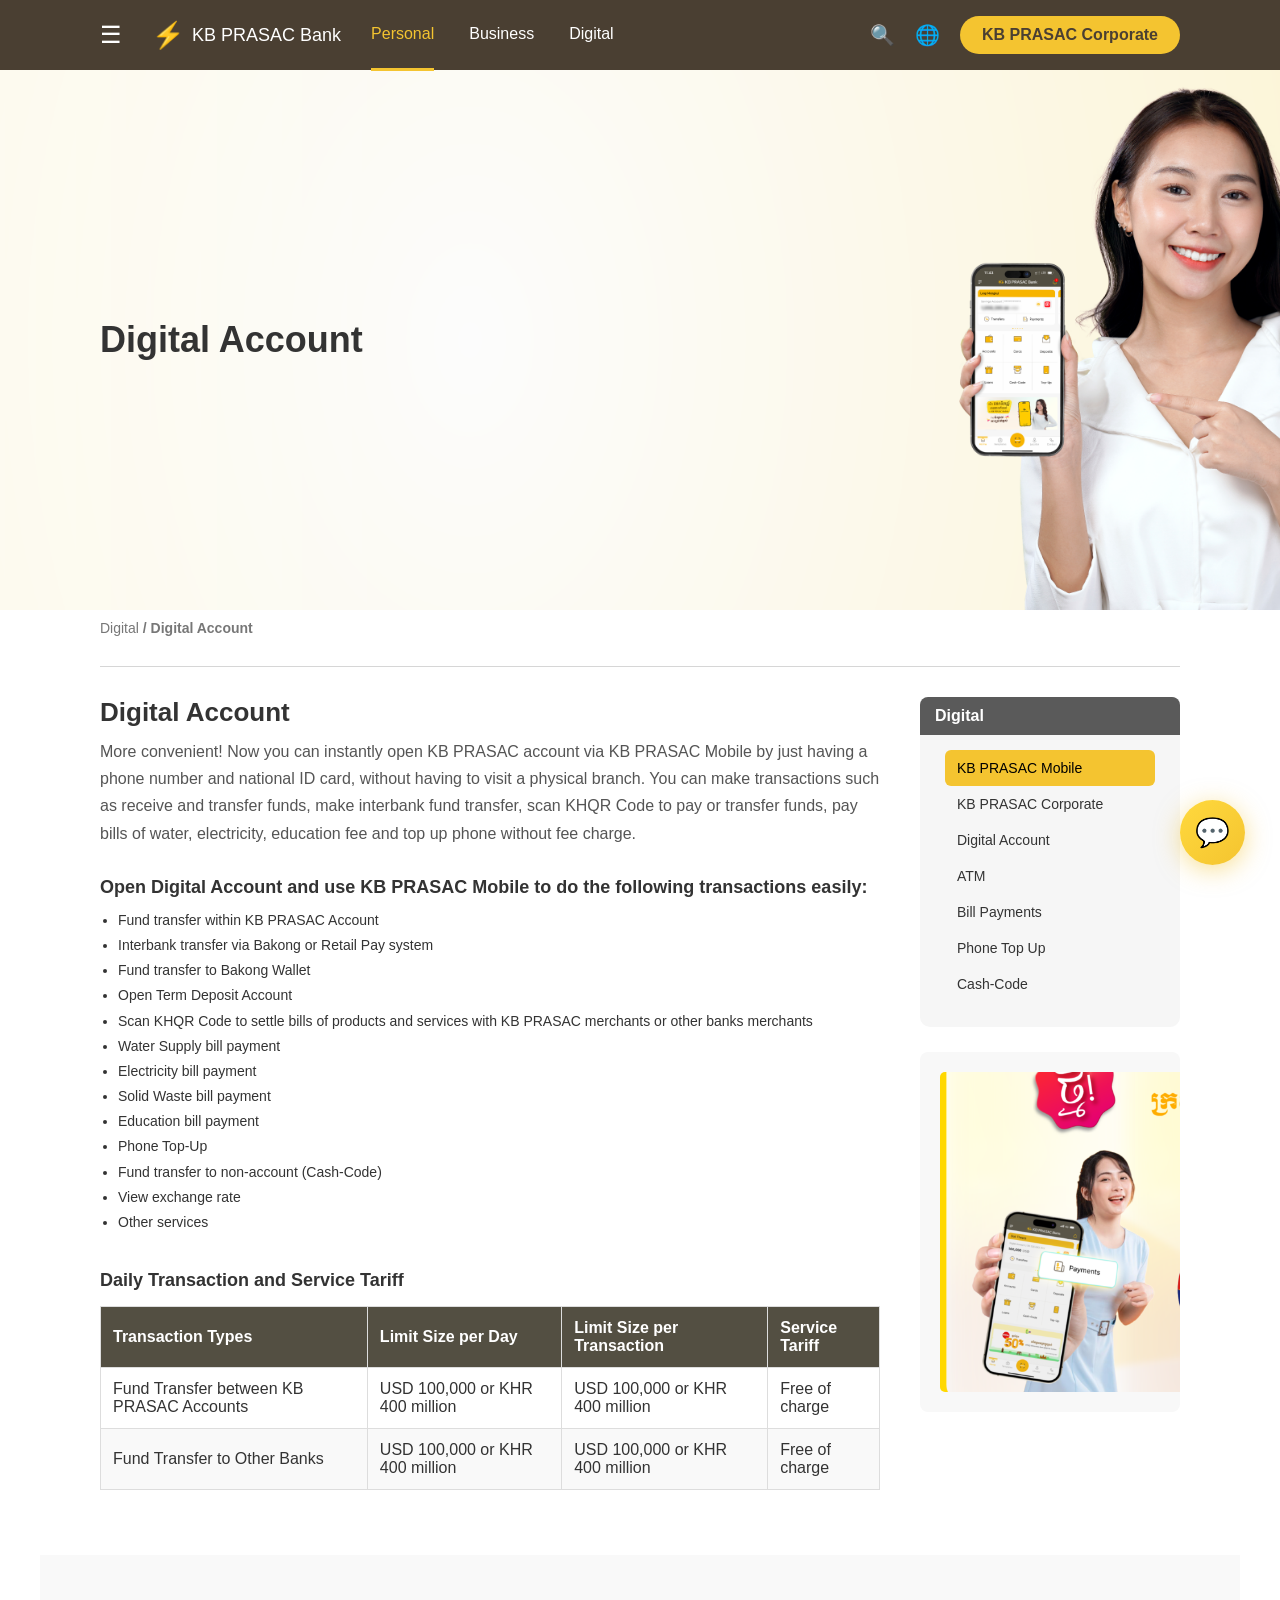
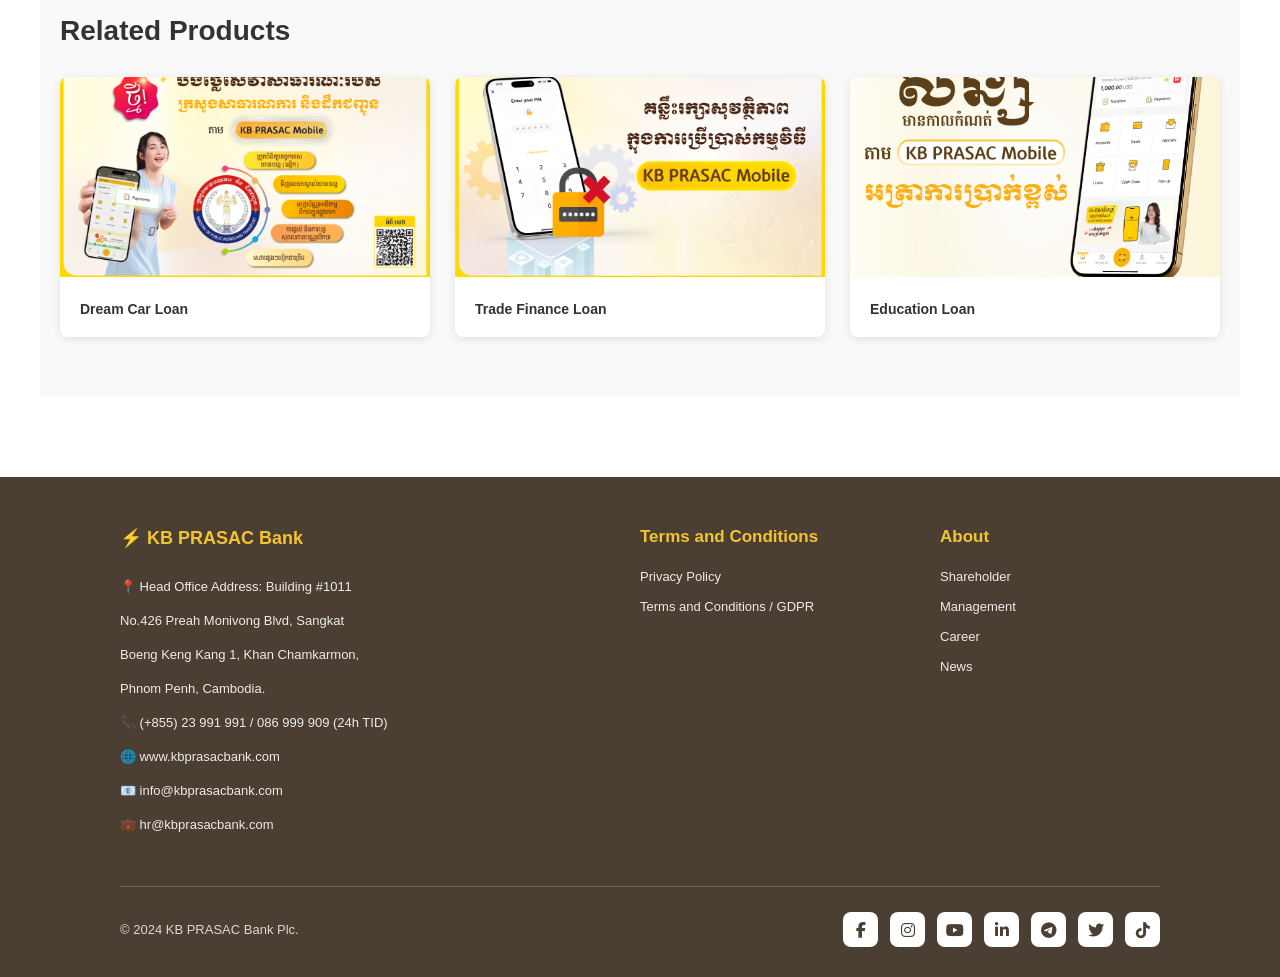
<file: pages/digital/account.html>
<!DOCTYPE html>
<html lang="en">

<head>
    <meta charset="UTF-8">
    <meta name="viewport" content="width=device-width, initial-scale=1.0">
    <title>Digital Account</title>
    <link href="https://fonts.googleapis.com/css2?family=Hanuman:wght@400;700&display=swap" rel="stylesheet">
    <link rel="stylesheet" href="https://cdnjs.cloudflare.com/ajax/libs/font-awesome/6.5.1/css/all.min.css" />
    <link rel="stylesheet" href="../../css/style.css">
    <link rel="stylesheet" href="../../css/repeat-style.css">

</head>

<body>
    <!-- OVERLAY -->
    <div id="menuOverlay" class="menu-overlay"></div>

    <!-- SIDEBAR -->
    <aside id="sidebar" class="sidebar">
        <div class="sidebar-header">
            <span class="sidebar-logo">KB PRASAC Bank</span>
            <button id="menuClose" class="close-btn">✕</button>
        </div>

        <ul class="sidebar-menu">
            <li class="menu-item">
                <span>Bank Overview</span>
                <span class="plus">+</span>
            </li>
            <li class="menu-item">
                <span>Support</span>
                <span class="plus">+</span>
            </li>
            <li class="menu-item">
                <span>Media</span>
                <span class="plus">+</span>
            </li>
            <li class="menu-item">
                <span>Career</span>
                <span class="plus">+</span>
            </li>
            <li class="menu-item">
                <span>Investor Relations</span>
                <span class="plus">+</span>
            </li>
            <li class="menu-item">
                <span>ESG Management</span>
            </li>
        </ul>

        <div class="sidebar-footer">
            <p>Follow Us:</p>
            <div class="social-icons">
                <span>📘</span>
                <span>📸</span>
                <span>🎵</span>
                <span>❌</span>
                <span>💼</span>
                <span>▶️</span>
                <span>✈️</span>
            </div>
        </div>
    </aside>

    <div id="menuOverlay" class="menu-overlay"></div>

    <header class="header">
        <div class="container header-inner">

            <!-- LEFT -->
            <div class="nav-left">
                <!-- HAMBURGER -->
                <button id="menuToggle" class="menu-toggle">☰</button>

                <a class="logo" href="/">
                    <span class="logo-icon">⚡</span>
                    KB PRASAC Bank
                </a>
                <nav class="mobile-nav">
                    <a href="#">Personal</a>a
                    <a href="#">Business</a>
                    <a href="#">Digital</a>
                    <a href="#">About Us</a>
                    <a href="#">Contact</a>
                </nav>

                <ul class="nav-menu">
                    <li class="nav-item has-mega">
                        <a href="#" class="nav-link active">Personal</a>

                        <!-- MEGA MENU -->
                        <div class="mega-menu">
                            <div class="mega-grid">

                                <div class="mega-col">
                                    <h4>Loans</h4>
                                    <a href="../loans/micro-business-loan.html">Micro Business Loan</a>
                                    <a href="#">Small Business Loan</a>
                                    <a href="#">Medium Business Loan</a>
                                    <a href="#">Overdraft Loan</a>
                                    <a href="#">Trade Finance Loan</a>
                                </div>

                                <div class="mega-col">
                                    <h4>Deposits</h4>
                                    <a href="../deposits/willchangename.html">Current Account</a>
                                    <a href="#">Premium Current Account</a>
                                    <a href="#">Savings Account</a>
                                    <a href="#">Unfixed Deposit Account</a>
                                    <a href="#">Term Deposit Account</a>
                                    <a href="#">Merchant Savings Account</a>
                                </div>

                                <div class="mega-col">
                                    <h4>Self-Banking</h4>
                                    <a href="../self-banking/willchangename.html">KB PRASAC Mobile</a>
                                    <a href="#">Digital Account</a>
                                    <a href="#">Term Deposit Account</a>
                                    <a href="#">ATM</a>
                                    <a href="#">Deposit Machine</a>
                                    <a href="#">Bill Payments</a>
                                    <a href="#">Interbank Fund Transfer</a>
                                </div>

                                <div class="mega-col">
                                    <h4>Services</h4>
                                    <a href="../digital/willchangename.html">Bill Payments</a>
                                    <a href="#">International Fund Transfer</a>
                                    <a href="#">Interbank Fund Transfer</a>
                                    <a href="#">Cash-Code</a>
                                    <a href="#">Foreign Exchange</a>
                                    <a href="#">Standing Instruction</a>
                                    <a href="#">Payroll Service</a>
                                </div>

                            </div>
                        </div>
                    </li>

                    <!-- BUSINESS -->
                    <li class="nav-item has-mega">
                        <a href="#" class="nav-link">Business</a>

                        <div class="mega-menu">
                            <div class="mega-grid">

                                <div class="mega-col">
                                    <h4>Loans</h4>
                                    <a href="../loans/micro-business-loan.html">Micro Business Loan</a>
                                    <a href="#">Small Business Loan</a>
                                    <a href="#">Medium Business Loan</a>
                                    <a href="#">Overdraft Loan</a>
                                    <a href="#">Trade Finance Loan</a>
                                </div>

                                <div class="mega-col">
                                    <h4>Deposits</h4>
                                    <a href="../deposits/willchangename.html">Current Account</a>
                                    <a href="#">Premium Current Account</a>
                                    <a href="#">Savings Account</a>
                                    <a href="#">Unfixed Deposit Account</a>
                                    <a href="#">Term Deposit Account</a>
                                    <a href="#">Merchant Savings Account</a>
                                </div>

                                <div class="mega-col">
                                    <h4>Business Services</h4>
                                    <a href="../digital/willchangename.html">Payroll Service</a>
                                    <a href="#">Cash Management</a>
                                    <a href="#">Bank Confirmation</a>
                                    <a href="#">Standing Instruction</a>
                                    <a href="#">Foreign Exchange</a>
                                </div>

                                <div class="mega-col">
                                    <h4>Trade Finance</h4>
                                    <a href="../self-banking/willchangename.html">KB PRASAC Mobile</a>
                                    <a href="#">Import Finance</a>
                                    <a href="#">Export Finance</a>
                                    <a href="#">Guarantees</a>
                                    <a href="#">LC Services</a>
                                </div>
                            </div>
                        </div>
                    </li>

                    <!-- DIGITAL -->
                    <li class="nav-item has-mega">
                        <a href="#" class="nav-link">Digital</a>

                        <div class="mega-menu">
                            <div class="mega-grid">

                                <div class="mega-col">
                                    <h4>Digital Banking</h4>
                                    <a href="/pages/digital/digital-mobile.html">KB PRASAC Mobile</a>
                                    <a href="/pages/digital/corporate.html">KB PRASAC Corporate</a>
                                </div>
                                
                                <div class="mega-col">
                                    <h4>Self-Service</h4>
                                    <a href="/pages/digital/atm.html">AMT</a>
                                    <a href="/pages/digital/cash-code.html">Cash-Code</a>
                                </div>
                                
                                <div class="mega-col">
                                    <h4>Payments</h4>
                                    <a href="/pages/digital/payments.html">Bill Payments</a>
                                    <a href="/pages/digital/phone-top-up.html">Phone Top Up</a>
                                </div>
                                
                                <div class="mega-col">
                                    <h4>Other Services</h4>
                                    <a href="/pages/digital/account.html">Digital Account</a>
                                </div>

                            </div>
                        </div>
                    </li>
                </ul>
            </div>

            <!-- RIGHT -->
            <div class="nav-right">
                <span class="icon">🔍</span>
                <span class="icon">🌐</span>
                <a href="#" class="kb-btn">KB PRASAC Corporate</a>
            </div>

        </div>
    </header>


    <section class="account-hero">
        <div class="container loan-hero-wrap">
            <div class="loan-hero-text">
                <h1>Digital Account</h1>
            </div>
        </div>
    </section>


    <div class="container">
        <p class="breadcrumb">Digital <strong>/ Digital Account</strong></p>
    </div>
    <section class="loan-page container">
        <!-- LEFT -->
        <div class="loan-content">
            <h2>Digital Account</h2>
            <p class="loan-desc">
                More convenient! Now you can instantly open KB PRASAC account via KB PRASAC Mobile by just having a phone number and national ID card, 
                without having to visit a physical branch. You can make transactions such as receive and transfer funds, make interbank fund transfer, scan KHQR Code to pay or transfer funds, 
                pay bills of water, electricity, education fee and top up phone without fee charge.
            </p>

            <div class="loan-block">
                <h3>Open Digital Account and use KB PRASAC Mobile to do the following transactions easily:</h3>
                <ul>
                    <li>Fund transfer within KB PRASAC Account</li>
                    <li>Interbank transfer via Bakong or Retail Pay system</li>
                    <li>Fund transfer to Bakong Wallet</li>
                    <li>Open Term Deposit Account</li>
                    <li>Scan KHQR Code to settle bills of products and services with KB PRASAC merchants or other banks merchants</li>
                    <li>Water Supply bill payment</li>
                    <li>Electricity bill payment</li>
                    <li>Solid Waste bill payment</li>
                    <li>Education bill payment</li>
                    <li>Phone Top-Up</li>
                    <li>Fund transfer to non-account (Cash-Code)</li>
                    <li>View exchange rate</li>
                    <li>Other services</li>
                </ul>
            </div>
            <div class="loan-block">
                <h3>Daily Transaction and Service Tariff</h3>
                <table style="border-radius: 10px;">
                    <thead style="border-radius: 10px;">
                        <tr>
                            <th>Transaction Types</th>
                            <th>Limit Size per Day</th>
                            <th>Limit Size per Transaction</th>
                            <th>Service Tariff</th>
                        </tr>
                    </thead>
                    <tbody>
                        <tr>
                            <td>Fund Transfer between KB PRASAC Accounts</td>
                            <td>USD 100,000 or KHR 400 million</td>
                            <td>USD 100,000 or KHR 400 million</td>
                            <td>Free of charge</td>
                        </tr>
                        <tr style="background: #f9f9f9;">
                            <td>Fund Transfer to Other Banks</td>
                            <td>USD 100,000 or KHR 400 million</td>
                            <td>USD 100,000 or KHR 400 million</td>
                            <td>Free of charge</td>
                        </tr>
                    </tbody>
                </table>
            </div>
        </div>

        <!-- RIGHT -->
        <aside class="loan-sidebar">
            <div class="loan-nav">
                <h4>Digital</h4>
                <a href="/pages/digital/digital-mobile.html" class="active">KB PRASAC Mobile</a>
                <a href="/pages/digital/corporate.html">KB PRASAC Corporate</a>
                <a href="/pages/digital/account.html">Digital Account</a>
                <a href="/pages/digital/atm.html">ATM</a>
                <a href="/pages/digital/payments.html">Bill Payments</a>
                <a href="/pages/digital/phone-top-up.html">Phone Top Up</a>
                <a href="/pages/digital/cash-code.html">Cash-Code</a>
            </div>

            <div class="loan-promo">
                <div class="promo-slider">

                    <img src="../../assets/news2.png" alt="">
                    <img src="../../assets/news1.png" alt="">
                    <img src="../../assets/news3.png" alt="">
                </div>
            </div>

        </aside>
    </section>

    <section class="related-loans container">
        <h3>Related Products</h3>

        <div class="related-grid">
            <div class="related-card">
                <img src="../../assets/news2.png">
                <p>Dream Car Loan</p>
            </div>
            <div class="related-card">
                <img src="../../assets/news3.png">
                <p>Trade Finance Loan</p>
            </div>
            <div class="related-card">
                <img src="../../assets/news1.png">
                <p>Education Loan</p>
            </div>
        </div>
    </section>

    <!-- Footer -->
    <footer class="footer">
        <div class="container">
            <div class="footer-content">
                <div class="footer-info">
                    <div class="footer-logo">⚡ KB PRASAC Bank</div>
                    <p>📍 Head Office Address: Building #1011</p>
                    <p>No.426 Preah Monivong Blvd, Sangkat</p>
                    <p>Boeng Keng Kang 1, Khan Chamkarmon,</p>
                    <p>Phnom Penh, Cambodia.</p>
                    <p>📞 (+855) 23 991 991 / 086 999 909 (24h TID)</p>
                    <p>🌐 www.kbprasacbank.com</p>
                    <p>📧 info@kbprasacbank.com</p>
                    <p>💼 hr@kbprasacbank.com</p>
                </div>
                <div class="footer-section">
                    <h4>Terms and Conditions</h4>
                    <ul>
                        <li><a href="#">Privacy Policy</a></li>
                        <li><a href="#">Terms and Conditions / GDPR</a></li>
                    </ul>
                </div>
                <div class="footer-section">
                    <h4>About</h4>
                    <ul>
                        <li><a href="#">Shareholder</a></li>
                        <li><a href="#">Management</a></li>
                        <li><a href="#">Career</a></li>
                        <li><a href="#">News</a></li>
                    </ul>
                </div>
            </div>
            <div class="footer-bottom">
                <p>© 2024 KB PRASAC Bank Plc.</p>

                <div class="social-icons">
                    <a href="#" class="social-icon"><i class="fab fa-facebook-f"></i></a>
                    <a href="#" class="social-icon"><i class="fab fa-instagram"></i></a>
                    <a href="#" class="social-icon"><i class="fab fa-youtube"></i></a>
                    <a href="#" class="social-icon"><i class="fab fa-linkedin-in"></i></a>
                    <a href="#" class="social-icon"><i class="fab fa-telegram-plane"></i></a>
                    <a href="#" class="social-icon"><i class="fab fa-twitter"></i></a>
                    <a href="#" class="social-icon"><i class="fab fa-tiktok"></i></a>
                </div>
            </div>
        </div>
    </footer>

    <!-- Chat Button -->
    <div class="chat-button"></div>
    <script src="../../js/main.js"></script>

</body>

</html>
</file>
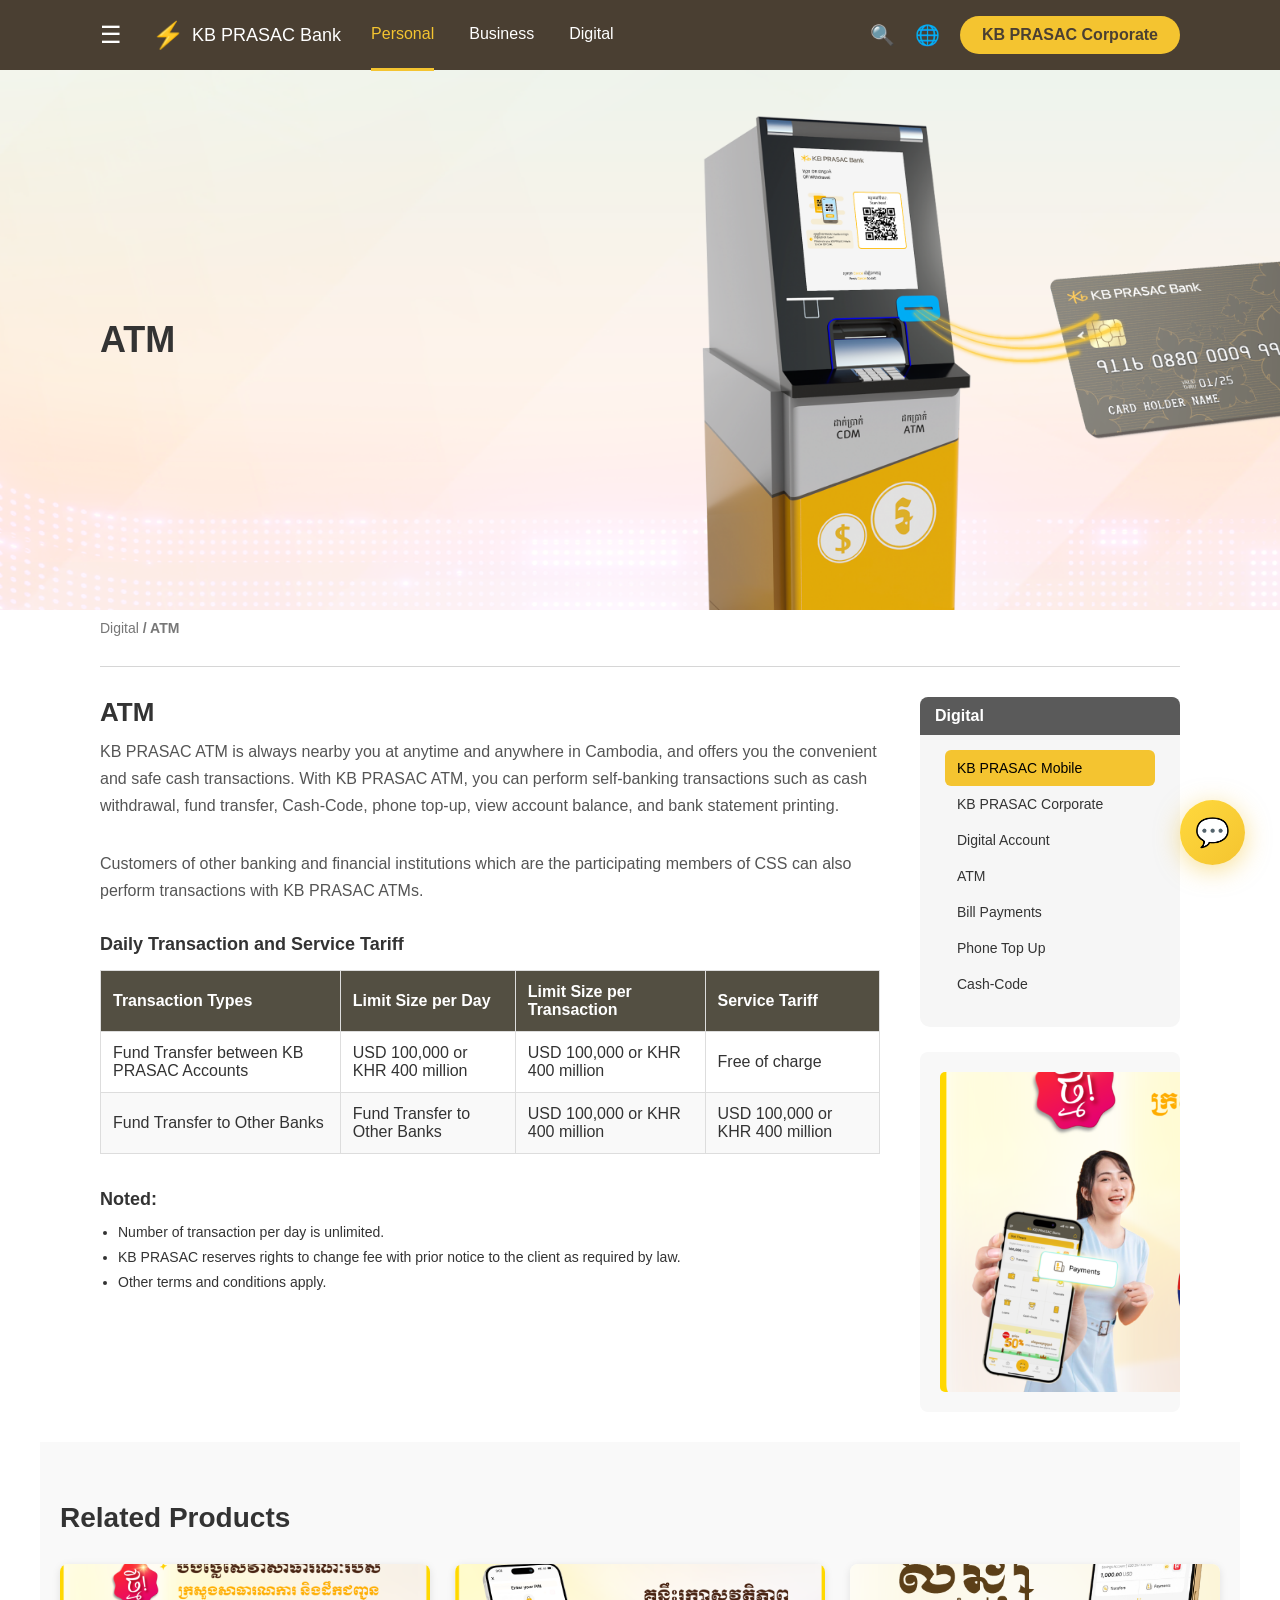
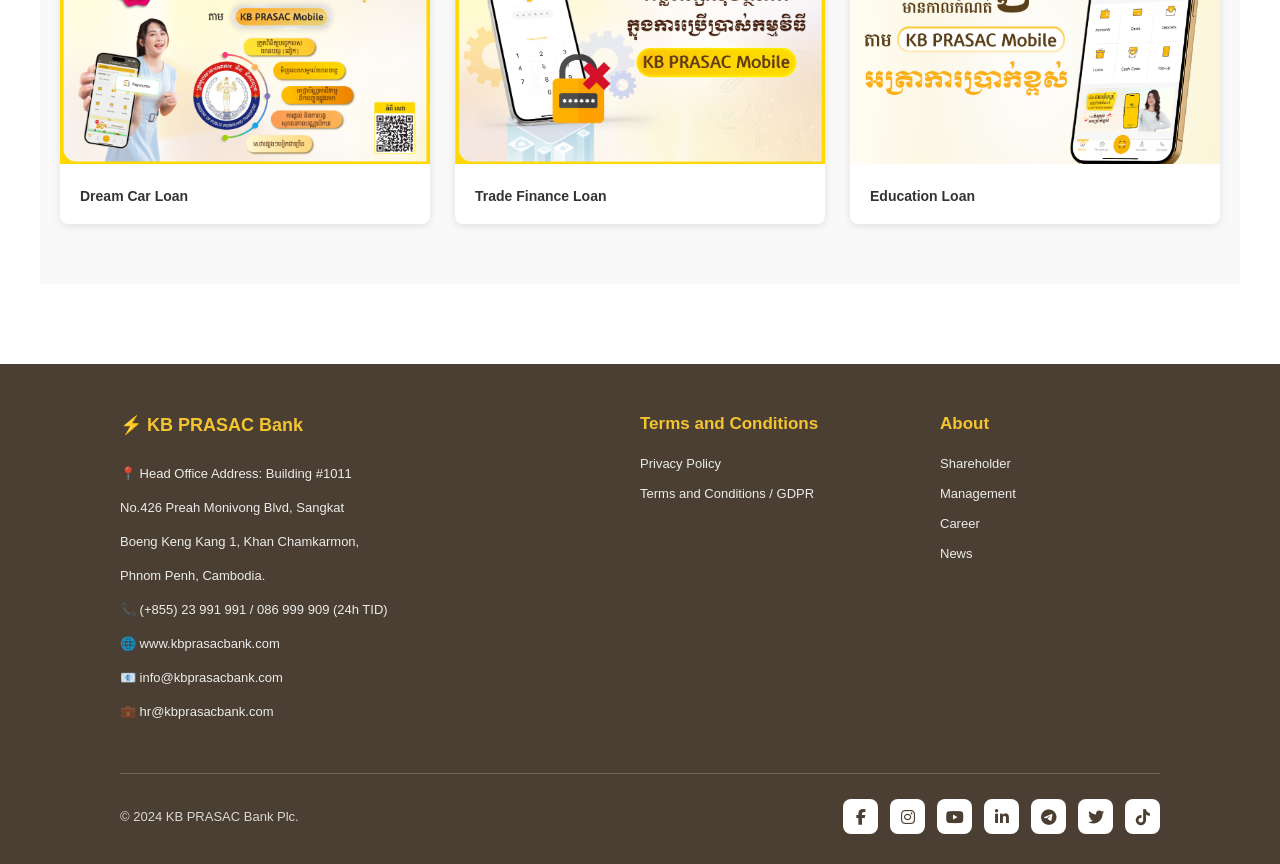
<file: pages/digital/atm.html>
<!DOCTYPE html>
<html lang="en">

<head>
    <meta charset="UTF-8">
    <meta name="viewport" content="width=device-width, initial-scale=1.0">
    <title>ATM</title>
    <link href="https://fonts.googleapis.com/css2?family=Hanuman:wght@400;700&display=swap" rel="stylesheet">
    <link rel="stylesheet" href="https://cdnjs.cloudflare.com/ajax/libs/font-awesome/6.5.1/css/all.min.css" />
    <link rel="stylesheet" href="../../css/style.css">
    <link rel="stylesheet" href="../../css/repeat-style.css">

</head>

<body>
    <!-- OVERLAY -->
    <div id="menuOverlay" class="menu-overlay"></div>

    <!-- SIDEBAR -->
    <aside id="sidebar" class="sidebar">
        <div class="sidebar-header">
            <span class="sidebar-logo">KB PRASAC Bank</span>
            <button id="menuClose" class="close-btn">✕</button>
        </div>

        <ul class="sidebar-menu">
            <li class="menu-item">
                <span>Bank Overview</span>
                <span class="plus">+</span>
            </li>
            <li class="menu-item">
                <span>Support</span>
                <span class="plus">+</span>
            </li>
            <li class="menu-item">
                <span>Media</span>
                <span class="plus">+</span>
            </li>
            <li class="menu-item">
                <span>Career</span>
                <span class="plus">+</span>
            </li>
            <li class="menu-item">
                <span>Investor Relations</span>
                <span class="plus">+</span>
            </li>
            <li class="menu-item">
                <span>ESG Management</span>
            </li>
        </ul>

        <div class="sidebar-footer">
            <p>Follow Us:</p>
            <div class="social-icons">
                <span>📘</span>
                <span>📸</span>
                <span>🎵</span>
                <span>❌</span>
                <span>💼</span>
                <span>▶️</span>
                <span>✈️</span>
            </div>
        </div>
    </aside>

    <div id="menuOverlay" class="menu-overlay"></div>

    <header class="header">
        <div class="container header-inner">

            <!-- LEFT -->
            <div class="nav-left">
                <!-- HAMBURGER -->
                <button id="menuToggle" class="menu-toggle">☰</button>

                <a class="logo" href="/">
                    <span class="logo-icon">⚡</span>
                    KB PRASAC Bank
                </a>
                <nav class="mobile-nav">
                    <a href="#">Personal</a>a
                    <a href="#">Business</a>
                    <a href="#">Digital</a>
                    <a href="#">About Us</a>
                    <a href="#">Contact</a>
                </nav>

                <ul class="nav-menu">
                    <li class="nav-item has-mega">
                        <a href="#" class="nav-link active">Personal</a>

                        <!-- MEGA MENU -->
                        <div class="mega-menu">
                            <div class="mega-grid">

                                <div class="mega-col">
                                    <h4>Loans</h4>
                                    <a href="../loans/micro-business-loan.html">Micro Business Loan</a>
                                    <a href="#">Small Business Loan</a>
                                    <a href="#">Medium Business Loan</a>
                                    <a href="#">Overdraft Loan</a>
                                    <a href="#">Trade Finance Loan</a>
                                </div>

                                <div class="mega-col">
                                    <h4>Deposits</h4>
                                    <a href="../deposits/willchangename.html">Current Account</a>
                                    <a href="#">Premium Current Account</a>
                                    <a href="#">Savings Account</a>
                                    <a href="#">Unfixed Deposit Account</a>
                                    <a href="#">Term Deposit Account</a>
                                    <a href="#">Merchant Savings Account</a>
                                </div>

                                <div class="mega-col">
                                    <h4>Self-Banking</h4>
                                    <a href="../self-banking/willchangename.html">KB PRASAC Mobile</a>
                                    <a href="#">Digital Account</a>
                                    <a href="#">Term Deposit Account</a>
                                    <a href="#">ATM</a>
                                    <a href="#">Deposit Machine</a>
                                    <a href="#">Bill Payments</a>
                                    <a href="#">Interbank Fund Transfer</a>
                                </div>

                                <div class="mega-col">
                                    <h4>Services</h4>
                                    <a href="../digital/willchangename.html">Bill Payments</a>
                                    <a href="#">International Fund Transfer</a>
                                    <a href="#">Interbank Fund Transfer</a>
                                    <a href="#">Cash-Code</a>
                                    <a href="#">Foreign Exchange</a>
                                    <a href="#">Standing Instruction</a>
                                    <a href="#">Payroll Service</a>
                                </div>

                            </div>
                        </div>
                    </li>

                    <!-- BUSINESS -->
                    <li class="nav-item has-mega">
                        <a href="#" class="nav-link">Business</a>

                        <div class="mega-menu">
                            <div class="mega-grid">

                                <div class="mega-col">
                                    <h4>Loans</h4>
                                    <a href="../loans/micro-business-loan.html">Micro Business Loan</a>
                                    <a href="#">Small Business Loan</a>
                                    <a href="#">Medium Business Loan</a>
                                    <a href="#">Overdraft Loan</a>
                                    <a href="#">Trade Finance Loan</a>
                                </div>

                                <div class="mega-col">
                                    <h4>Deposits</h4>
                                    <a href="../deposits/willchangename.html">Current Account</a>
                                    <a href="#">Premium Current Account</a>
                                    <a href="#">Savings Account</a>
                                    <a href="#">Unfixed Deposit Account</a>
                                    <a href="#">Term Deposit Account</a>
                                    <a href="#">Merchant Savings Account</a>
                                </div>

                                <div class="mega-col">
                                    <h4>Business Services</h4>
                                    <a href="../digital/willchangename.html">Payroll Service</a>
                                    <a href="#">Cash Management</a>
                                    <a href="#">Bank Confirmation</a>
                                    <a href="#">Standing Instruction</a>
                                    <a href="#">Foreign Exchange</a>
                                </div>

                                <div class="mega-col">
                                    <h4>Trade Finance</h4>
                                    <a href="../self-banking/willchangename.html">KB PRASAC Mobile</a>
                                    <a href="#">Import Finance</a>
                                    <a href="#">Export Finance</a>
                                    <a href="#">Guarantees</a>
                                    <a href="#">LC Services</a>
                                </div>
                            </div>
                        </div>
                    </li>

                    <!-- DIGITAL -->
                    <li class="nav-item has-mega">
                        <a href="#" class="nav-link">Digital</a>

                        <div class="mega-menu">
                            <div class="mega-grid">

                                <div class="mega-col">
                                    <h4>Digital Banking</h4>
                                    <a href="/pages/digital/digital-mobile.html">KB PRASAC Mobile</a>
                                    <a href="/pages/digital/corporate.html">KB PRASAC Corporate</a>
                                </div>
                                
                                <div class="mega-col">
                                    <h4>Self-Service</h4>
                                    <a href="/pages/digital/atm.html">AMT</a>
                                    <a href="/pages/digital/cash-code.html">Cash-Code</a>
                                </div>
                                
                                <div class="mega-col">
                                    <h4>Payments</h4>
                                    <a href="/pages/digital/payments.html">Bill Payments</a>
                                    <a href="/pages/digital/phone-top-up.html">Phone Top Up</a>
                                </div>
                                
                                <div class="mega-col">
                                    <h4>Other Services</h4>
                                    <a href="/pages/digital/account.html">Digital Account</a>
                                </div>

                            </div>
                        </div>
                    </li>
                </ul>
            </div>

            <!-- RIGHT -->
            <div class="nav-right">
                <span class="icon">🔍</span>
                <span class="icon">🌐</span>
                <a href="#" class="kb-btn">KB PRASAC Corporate</a>
            </div>

        </div>
    </header>


    <section class="atm-hero">
        <div class="container loan-hero-wrap">
            <div class="loan-hero-text">
                <h1>ATM</h1>
            </div>
        </div>
    </section>


    <div class="container">
        <p class="breadcrumb">Digital <strong>/ ATM</strong></p>
    </div>
    <section class="loan-page container">
        <!-- LEFT -->
        <div class="loan-content">
            <h2>ATM</h2>
            <p class="loan-desc">
                KB PRASAC ATM is always nearby you at anytime and anywhere in Cambodia, 
                and offers you the convenient and safe cash transactions. With KB PRASAC ATM, you can perform self-banking 
                transactions such as cash withdrawal, fund transfer, Cash-Code, phone top-up, view account balance, and bank statement printing.
            </p>    
            <p class="loan-desc">
                Customers of other banking and financial institutions which are the participating members of CSS can also perform transactions with KB PRASAC ATMs.
            </p>    

            <div class="loan-block">
                <h3>Daily Transaction and Service Tariff</h3>
                <table style="border-radius: 10px;">
                    <thead style="border-radius: 10px;">
                        <tr>
                            <th>Transaction Types</th>
                            <th>Limit Size per Day</th>
                            <th>Limit Size per Transaction</th>
                            <th>Service Tariff</th>
                        </tr>
                    </thead>
                    <tbody>
                        <tr>
                            <td>Fund Transfer between KB PRASAC Accounts</td>
                            <td>USD 100,000 or KHR 400 million</td>
                            <td>USD 100,000 or KHR 400 million</td>
                            <td>Free of charge</td>
                        </tr>
                        <tr style="background: #f9f9f9;">
                            <td>Fund Transfer to Other Banks</td>
                            <td>Fund Transfer to Other Banks</td>
                            <td>USD 100,000 or KHR 400 million</td>
                            <td>USD 100,000 or KHR 400 million</td>
                        </tr>
                    </tbody>
                </table>
            </div>
            <div class="loan-block">
                <h3>Noted: </h3>
                <ul>
                    <li>Number of transaction per day is unlimited.</li>
                    <li>KB PRASAC reserves rights to change fee with prior notice to the client as required by law.</li>
                    <li>Other terms and conditions apply.</li>
                </ul>
            </div>
        </div>

        <!-- RIGHT -->
        <aside class="loan-sidebar">
            <div class="loan-nav">
                <h4>Digital</h4>
                <a href="/pages/digital/digital-mobile.html" class="active">KB PRASAC Mobile</a>
                <a href="/pages/digital/corporate.html">KB PRASAC Corporate</a>
                <a href="/pages/digital/account.html">Digital Account</a>
                <a href="/pages/digital/atm.html">ATM</a>
                <a href="/pages/digital/payments.html">Bill Payments</a>
                <a href="/pages/digital/phone-top-up.html">Phone Top Up</a>
                <a href="/pages/digital/cash-code.html">Cash-Code</a>
            </div>

            <div class="loan-promo">
                <div class="promo-slider">

                    <img src="../../assets/news2.png" alt="">
                    <img src="../../assets/news1.png" alt="">
                    <img src="../../assets/news3.png" alt="">
                </div>
            </div>

        </aside>
    </section>

    <section class="related-loans container">
        <h3>Related Products</h3>

        <div class="related-grid">
            <div class="related-card">
                <img src="../../assets/news2.png">
                <p>Dream Car Loan</p>
            </div>
            <div class="related-card">
                <img src="../../assets/news3.png">
                <p>Trade Finance Loan</p>
            </div>
            <div class="related-card">
                <img src="../../assets/news1.png">
                <p>Education Loan</p>
            </div>
        </div>
    </section>

    <!-- Footer -->
    <footer class="footer">
        <div class="container">
            <div class="footer-content">
                <div class="footer-info">
                    <div class="footer-logo">⚡ KB PRASAC Bank</div>
                    <p>📍 Head Office Address: Building #1011</p>
                    <p>No.426 Preah Monivong Blvd, Sangkat</p>
                    <p>Boeng Keng Kang 1, Khan Chamkarmon,</p>
                    <p>Phnom Penh, Cambodia.</p>
                    <p>📞 (+855) 23 991 991 / 086 999 909 (24h TID)</p>
                    <p>🌐 www.kbprasacbank.com</p>
                    <p>📧 info@kbprasacbank.com</p>
                    <p>💼 hr@kbprasacbank.com</p>
                </div>
                <div class="footer-section">
                    <h4>Terms and Conditions</h4>
                    <ul>
                        <li><a href="#">Privacy Policy</a></li>
                        <li><a href="#">Terms and Conditions / GDPR</a></li>
                    </ul>
                </div>
                <div class="footer-section">
                    <h4>About</h4>
                    <ul>
                        <li><a href="#">Shareholder</a></li>
                        <li><a href="#">Management</a></li>
                        <li><a href="#">Career</a></li>
                        <li><a href="#">News</a></li>
                    </ul>
                </div>
            </div>
            <div class="footer-bottom">
                <p>© 2024 KB PRASAC Bank Plc.</p>

                <div class="social-icons">
                    <a href="#" class="social-icon"><i class="fab fa-facebook-f"></i></a>
                    <a href="#" class="social-icon"><i class="fab fa-instagram"></i></a>
                    <a href="#" class="social-icon"><i class="fab fa-youtube"></i></a>
                    <a href="#" class="social-icon"><i class="fab fa-linkedin-in"></i></a>
                    <a href="#" class="social-icon"><i class="fab fa-telegram-plane"></i></a>
                    <a href="#" class="social-icon"><i class="fab fa-twitter"></i></a>
                    <a href="#" class="social-icon"><i class="fab fa-tiktok"></i></a>
                </div>
            </div>
        </div>
    </footer>

    <!-- Chat Button -->
    <div class="chat-button"></div>
    <script src="../../js/main.js"></script>

</body>

</html>
</file>
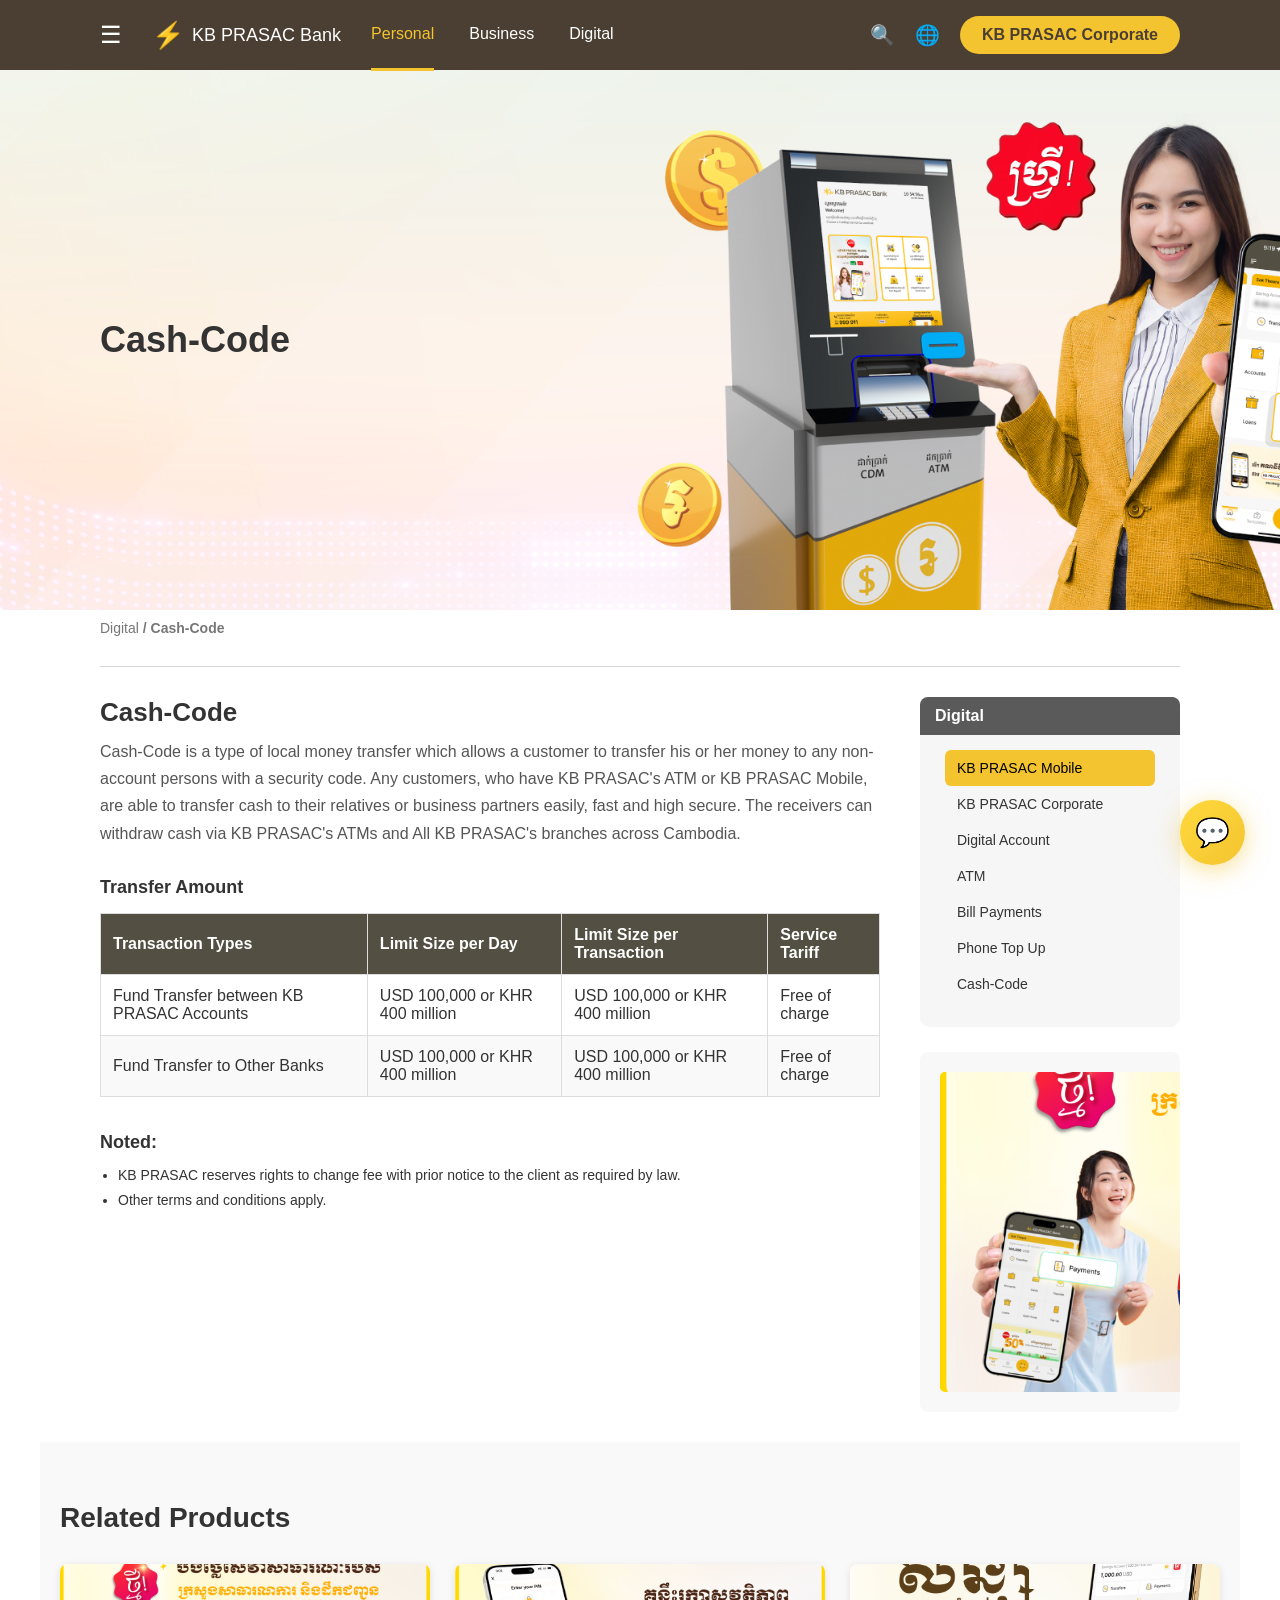
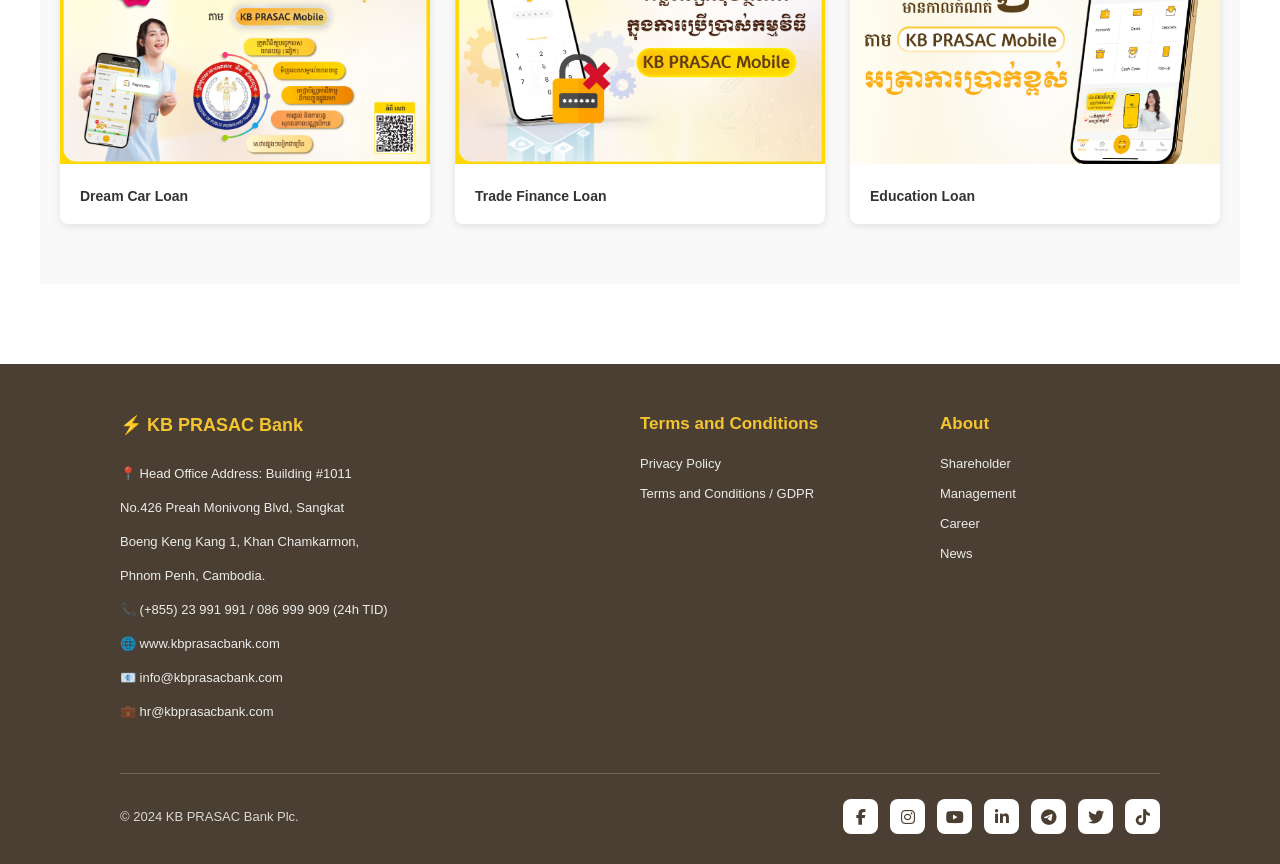
<file: pages/digital/cash-code.html>
<!DOCTYPE html>
<html lang="en">

<head>
    <meta charset="UTF-8">
    <meta name="viewport" content="width=device-width, initial-scale=1.0">
    <title>Cash-Code</title>
    <link href="https://fonts.googleapis.com/css2?family=Hanuman:wght@400;700&display=swap" rel="stylesheet">
    <link rel="stylesheet" href="https://cdnjs.cloudflare.com/ajax/libs/font-awesome/6.5.1/css/all.min.css" />
    <link rel="stylesheet" href="../../css/style.css">
    <link rel="stylesheet" href="../../css/repeat-style.css">

</head>

<body>
    <!-- OVERLAY -->
    <div id="menuOverlay" class="menu-overlay"></div>

    <!-- SIDEBAR -->
    <aside id="sidebar" class="sidebar">
        <div class="sidebar-header">
            <span class="sidebar-logo">KB PRASAC Bank</span>
            <button id="menuClose" class="close-btn">✕</button>
        </div>

        <ul class="sidebar-menu">
            <li class="menu-item">
                <span>Bank Overview</span>
                <span class="plus">+</span>
            </li>
            <li class="menu-item">
                <span>Support</span>
                <span class="plus">+</span>
            </li>
            <li class="menu-item">
                <span>Media</span>
                <span class="plus">+</span>
            </li>
            <li class="menu-item">
                <span>Career</span>
                <span class="plus">+</span>
            </li>
            <li class="menu-item">
                <span>Investor Relations</span>
                <span class="plus">+</span>
            </li>
            <li class="menu-item">
                <span>ESG Management</span>
            </li>
        </ul>

        <div class="sidebar-footer">
            <p>Follow Us:</p>
            <div class="social-icons">
                <span>📘</span>
                <span>📸</span>
                <span>🎵</span>
                <span>❌</span>
                <span>💼</span>
                <span>▶️</span>
                <span>✈️</span>
            </div>
        </div>
    </aside>

    <div id="menuOverlay" class="menu-overlay"></div>

    <header class="header">
        <div class="container header-inner">

            <!-- LEFT -->
            <div class="nav-left">
                <!-- HAMBURGER -->
                <button id="menuToggle" class="menu-toggle">☰</button>

                <a class="logo" href="/">
                    <span class="logo-icon">⚡</span>
                    KB PRASAC Bank
                </a>
                <nav class="mobile-nav">
                    <a href="#">Personal</a>a
                    <a href="#">Business</a>
                    <a href="#">Digital</a>
                    <a href="#">About Us</a>
                    <a href="#">Contact</a>
                </nav>

                <ul class="nav-menu">
                    <li class="nav-item has-mega">
                        <a href="#" class="nav-link active">Personal</a>

                        <!-- MEGA MENU -->
                        <div class="mega-menu">
                            <div class="mega-grid">

                                <div class="mega-col">
                                    <h4>Loans</h4>
                                    <a href="../loans/micro-business-loan.html">Micro Business Loan</a>
                                    <a href="#">Small Business Loan</a>
                                    <a href="#">Medium Business Loan</a>
                                    <a href="#">Overdraft Loan</a>
                                    <a href="#">Trade Finance Loan</a>
                                </div>

                                <div class="mega-col">
                                    <h4>Deposits</h4>
                                    <a href="../deposits/willchangename.html">Current Account</a>
                                    <a href="#">Premium Current Account</a>
                                    <a href="#">Savings Account</a>
                                    <a href="#">Unfixed Deposit Account</a>
                                    <a href="#">Term Deposit Account</a>
                                    <a href="#">Merchant Savings Account</a>
                                </div>

                                <div class="mega-col">
                                    <h4>Self-Banking</h4>
                                    <a href="../self-banking/willchangename.html">KB PRASAC Mobile</a>
                                    <a href="#">Digital Account</a>
                                    <a href="#">Term Deposit Account</a>
                                    <a href="#">ATM</a>
                                    <a href="#">Deposit Machine</a>
                                    <a href="#">Bill Payments</a>
                                    <a href="#">Interbank Fund Transfer</a>
                                </div>

                                <div class="mega-col">
                                    <h4>Services</h4>
                                    <a href="../digital/willchangename.html">Bill Payments</a>
                                    <a href="#">International Fund Transfer</a>
                                    <a href="#">Interbank Fund Transfer</a>
                                    <a href="#">Cash-Code</a>
                                    <a href="#">Foreign Exchange</a>
                                    <a href="#">Standing Instruction</a>
                                    <a href="#">Payroll Service</a>
                                </div>

                            </div>
                        </div>
                    </li>

                    <!-- BUSINESS -->
                    <li class="nav-item has-mega">
                        <a href="#" class="nav-link">Business</a>

                        <div class="mega-menu">
                            <div class="mega-grid">

                                <div class="mega-col">
                                    <h4>Loans</h4>
                                    <a href="../loans/micro-business-loan.html">Micro Business Loan</a>
                                    <a href="#">Small Business Loan</a>
                                    <a href="#">Medium Business Loan</a>
                                    <a href="#">Overdraft Loan</a>
                                    <a href="#">Trade Finance Loan</a>
                                </div>

                                <div class="mega-col">
                                    <h4>Deposits</h4>
                                    <a href="../deposits/willchangename.html">Current Account</a>
                                    <a href="#">Premium Current Account</a>
                                    <a href="#">Savings Account</a>
                                    <a href="#">Unfixed Deposit Account</a>
                                    <a href="#">Term Deposit Account</a>
                                    <a href="#">Merchant Savings Account</a>
                                </div>

                                <div class="mega-col">
                                    <h4>Business Services</h4>
                                    <a href="../digital/willchangename.html">Payroll Service</a>
                                    <a href="#">Cash Management</a>
                                    <a href="#">Bank Confirmation</a>
                                    <a href="#">Standing Instruction</a>
                                    <a href="#">Foreign Exchange</a>
                                </div>

                                <div class="mega-col">
                                    <h4>Trade Finance</h4>
                                    <a href="../self-banking/willchangename.html">KB PRASAC Mobile</a>
                                    <a href="#">Import Finance</a>
                                    <a href="#">Export Finance</a>
                                    <a href="#">Guarantees</a>
                                    <a href="#">LC Services</a>
                                </div>
                            </div>
                        </div>
                    </li>

                    <!-- DIGITAL -->
                    <li class="nav-item has-mega">
                        <a href="#" class="nav-link">Digital</a>

                        <div class="mega-menu">
                            <div class="mega-grid">

                                <div class="mega-col">
                                    <h4>Digital Banking</h4>
                                    <a href="/pages/digital/digital-mobile.html">KB PRASAC Mobile</a>
                                    <a href="/pages/digital/corporate.html">KB PRASAC Corporate</a>
                                </div>
                                
                                <div class="mega-col">
                                    <h4>Self-Service</h4>
                                    <a href="/pages/digital/atm.html">AMT</a>
                                    <a href="/pages/digital/cash-code.html">Cash-Code</a>
                                </div>
                                
                                <div class="mega-col">
                                    <h4>Payments</h4>
                                    <a href="/pages/digital/payments.html">Bill Payments</a>
                                    <a href="/pages/digital/phone-top-up.html">Phone Top Up</a>
                                </div>
                                
                                <div class="mega-col">
                                    <h4>Other Services</h4>
                                    <a href="/pages/digital/account.html">Digital Account</a>
                                </div>

                            </div>
                        </div>
                    </li>
                </ul>
            </div>

            <!-- RIGHT -->
            <div class="nav-right">
                <span class="icon">🔍</span>
                <span class="icon">🌐</span>
                <a href="#" class="kb-btn">KB PRASAC Corporate</a>
            </div>

        </div>
    </header>


    <section class="cash-code">
        <div class="container loan-hero-wrap">
            <div class="loan-hero-text">
                <h1>Cash-Code</h1>
            </div>
        </div>
    </section>


    <div class="container">
        <p class="breadcrumb">Digital <strong>/ Cash-Code</strong></p>
    </div>
    <section class="loan-page container">
        <!-- LEFT -->
        <div class="loan-content">
            <h2>Cash-Code</h2>
            <p class="loan-desc">
                Cash-Code is a type of local money transfer which allows a customer to transfer his or her money to any non-account persons with a security code. Any customers, 
                who have KB PRASAC's ATM or KB PRASAC Mobile, are able to transfer cash to their relatives or business partners easily, fast and high secure. 
                The receivers can withdraw cash via KB PRASAC's ATMs and All KB PRASAC's branches across Cambodia.
            </p>

            <div class="loan-block">
                <h3>Transfer Amount</h3>
                <table style="border-radius: 10px;">
                    <thead style="border-radius: 10px;">
                        <tr>
                            <th>Transaction Types</th>
                            <th>Limit Size per Day</th>
                            <th>Limit Size per Transaction</th>
                            <th>Service Tariff</th>
                        </tr>
                    </thead>
                    <tbody>
                        <tr>
                            <td>Fund Transfer between KB PRASAC Accounts</td>
                            <td>USD 100,000 or KHR 400 million</td>
                            <td>USD 100,000 or KHR 400 million</td>
                            <td>Free of charge</td>
                        </tr>
                        <tr style="background: #f9f9f9;">
                            <td>Fund Transfer to Other Banks</td>
                            <td>USD 100,000 or KHR 400 million</td>
                            <td>USD 100,000 or KHR 400 million</td>
                            <td>Free of charge</td>
                        </tr>
                    </tbody>
                </table>
            </div>
            <div class="loan-block">
                <h3>Noted: </h3>
                <ul>
                    <li>KB PRASAC reserves rights to change fee with prior notice to the client as required by law.</li>
                    <li>Other terms and conditions apply.</li>
                </ul>
            </div>
        </div>

        <!-- RIGHT -->
        <aside class="loan-sidebar">
            <div class="loan-nav">
                <h4>Digital</h4>
                <a href="/pages/digital/digital-mobile.html" class="active">KB PRASAC Mobile</a>
                <a href="/pages/digital/corporate.html">KB PRASAC Corporate</a>
                <a href="/pages/digital/account.html">Digital Account</a>
                <a href="/pages/digital/atm.html">ATM</a>
                <a href="/pages/digital/payments.html">Bill Payments</a>
                <a href="/pages/digital/phone-top-up.html">Phone Top Up</a>
                <a href="/pages/digital/cash-code.html">Cash-Code</a>
            </div>

            <div class="loan-promo">
                <div class="promo-slider">

                    <img src="../../assets/news2.png" alt="">
                    <img src="../../assets/news1.png" alt="">
                    <img src="../../assets/news3.png" alt="">
                </div>
            </div>

        </aside>
    </section>

    <section class="related-loans container">
        <h3>Related Products</h3>

        <div class="related-grid">
            <div class="related-card">
                <img src="../../assets/news2.png">
                <p>Dream Car Loan</p>
            </div>
            <div class="related-card">
                <img src="../../assets/news3.png">
                <p>Trade Finance Loan</p>
            </div>
            <div class="related-card">
                <img src="../../assets/news1.png">
                <p>Education Loan</p>
            </div>
        </div>
    </section>

    <!-- Footer -->
    <footer class="footer">
        <div class="container">
            <div class="footer-content">
                <div class="footer-info">
                    <div class="footer-logo">⚡ KB PRASAC Bank</div>
                    <p>📍 Head Office Address: Building #1011</p>
                    <p>No.426 Preah Monivong Blvd, Sangkat</p>
                    <p>Boeng Keng Kang 1, Khan Chamkarmon,</p>
                    <p>Phnom Penh, Cambodia.</p>
                    <p>📞 (+855) 23 991 991 / 086 999 909 (24h TID)</p>
                    <p>🌐 www.kbprasacbank.com</p>
                    <p>📧 info@kbprasacbank.com</p>
                    <p>💼 hr@kbprasacbank.com</p>
                </div>
                <div class="footer-section">
                    <h4>Terms and Conditions</h4>
                    <ul>
                        <li><a href="#">Privacy Policy</a></li>
                        <li><a href="#">Terms and Conditions / GDPR</a></li>
                    </ul>
                </div>
                <div class="footer-section">
                    <h4>About</h4>
                    <ul>
                        <li><a href="#">Shareholder</a></li>
                        <li><a href="#">Management</a></li>
                        <li><a href="#">Career</a></li>
                        <li><a href="#">News</a></li>
                    </ul>
                </div>
            </div>
            <div class="footer-bottom">
                <p>© 2024 KB PRASAC Bank Plc.</p>

                <div class="social-icons">
                    <a href="#" class="social-icon"><i class="fab fa-facebook-f"></i></a>
                    <a href="#" class="social-icon"><i class="fab fa-instagram"></i></a>
                    <a href="#" class="social-icon"><i class="fab fa-youtube"></i></a>
                    <a href="#" class="social-icon"><i class="fab fa-linkedin-in"></i></a>
                    <a href="#" class="social-icon"><i class="fab fa-telegram-plane"></i></a>
                    <a href="#" class="social-icon"><i class="fab fa-twitter"></i></a>
                    <a href="#" class="social-icon"><i class="fab fa-tiktok"></i></a>
                </div>
            </div>
        </div>
    </footer>

    <!-- Chat Button -->
    <div class="chat-button"></div>
    <script src="../../js/main.js"></script>

</body>

</html>
</file>
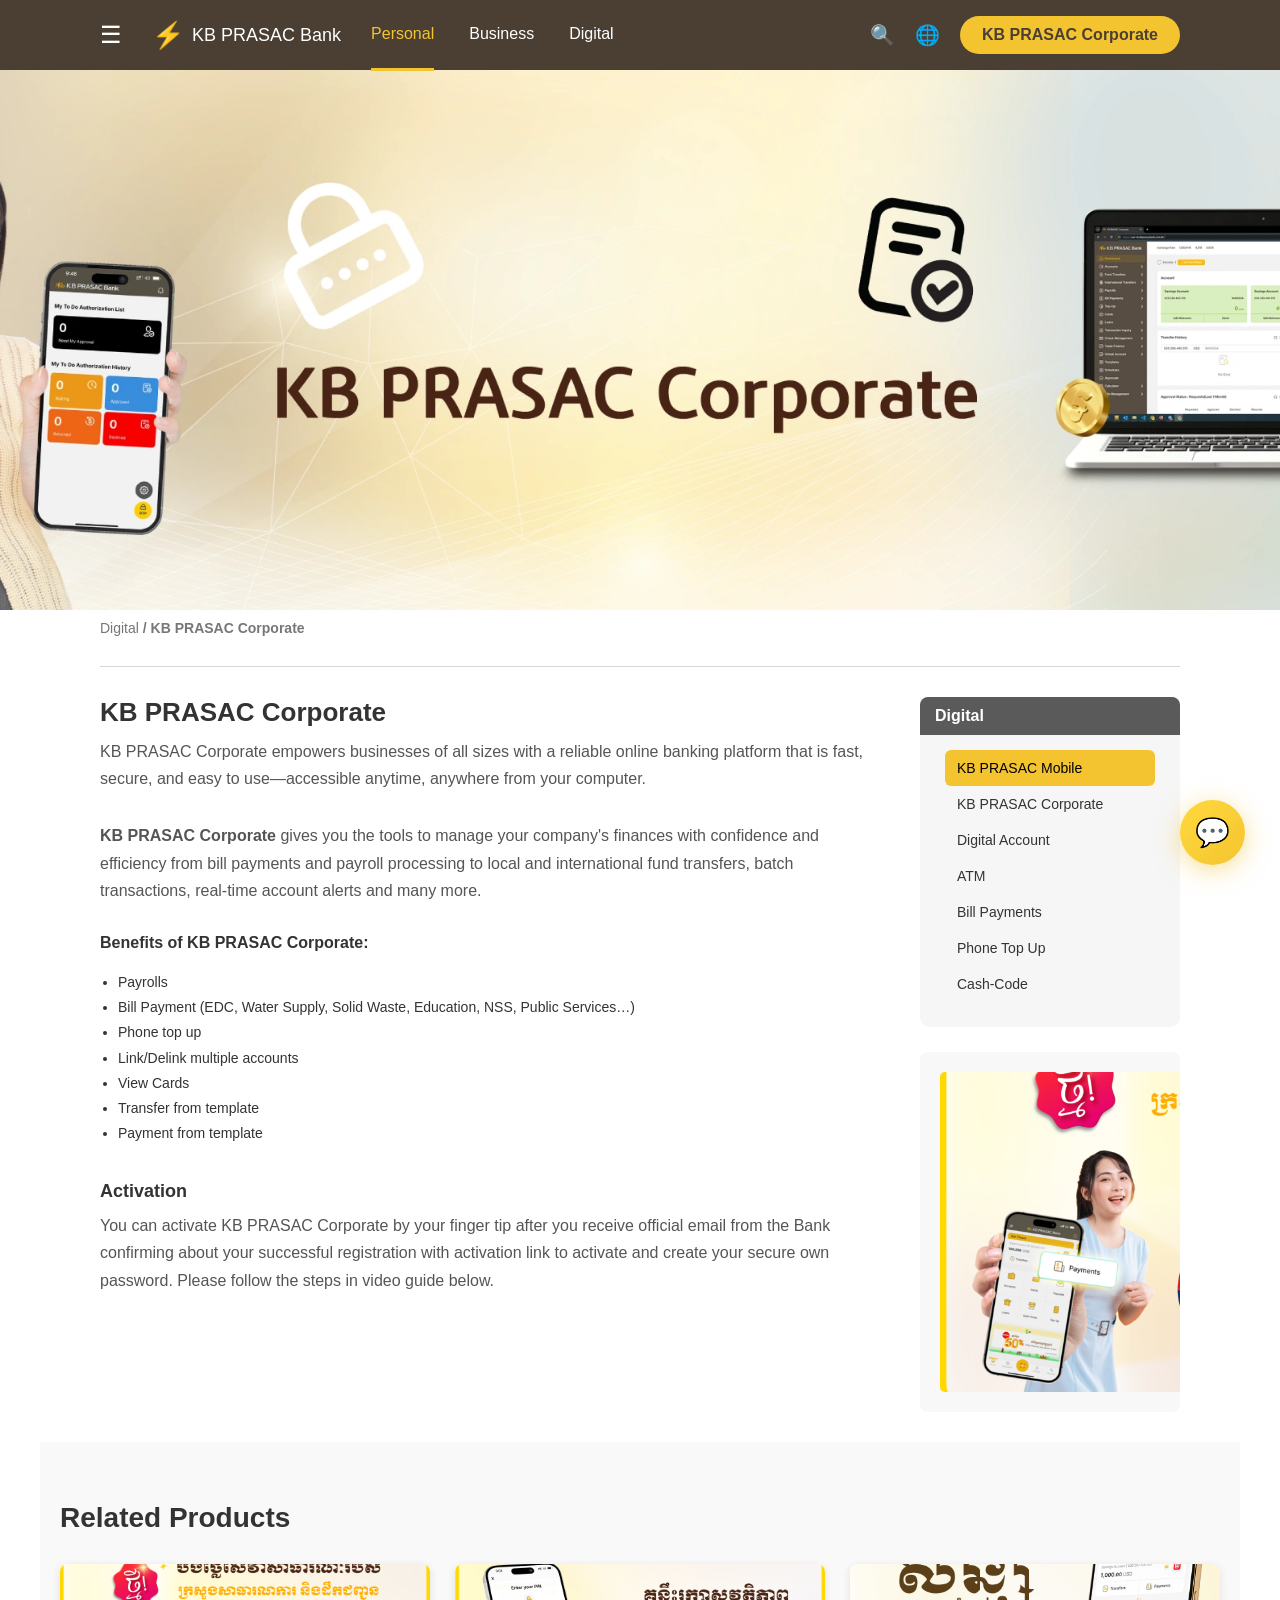
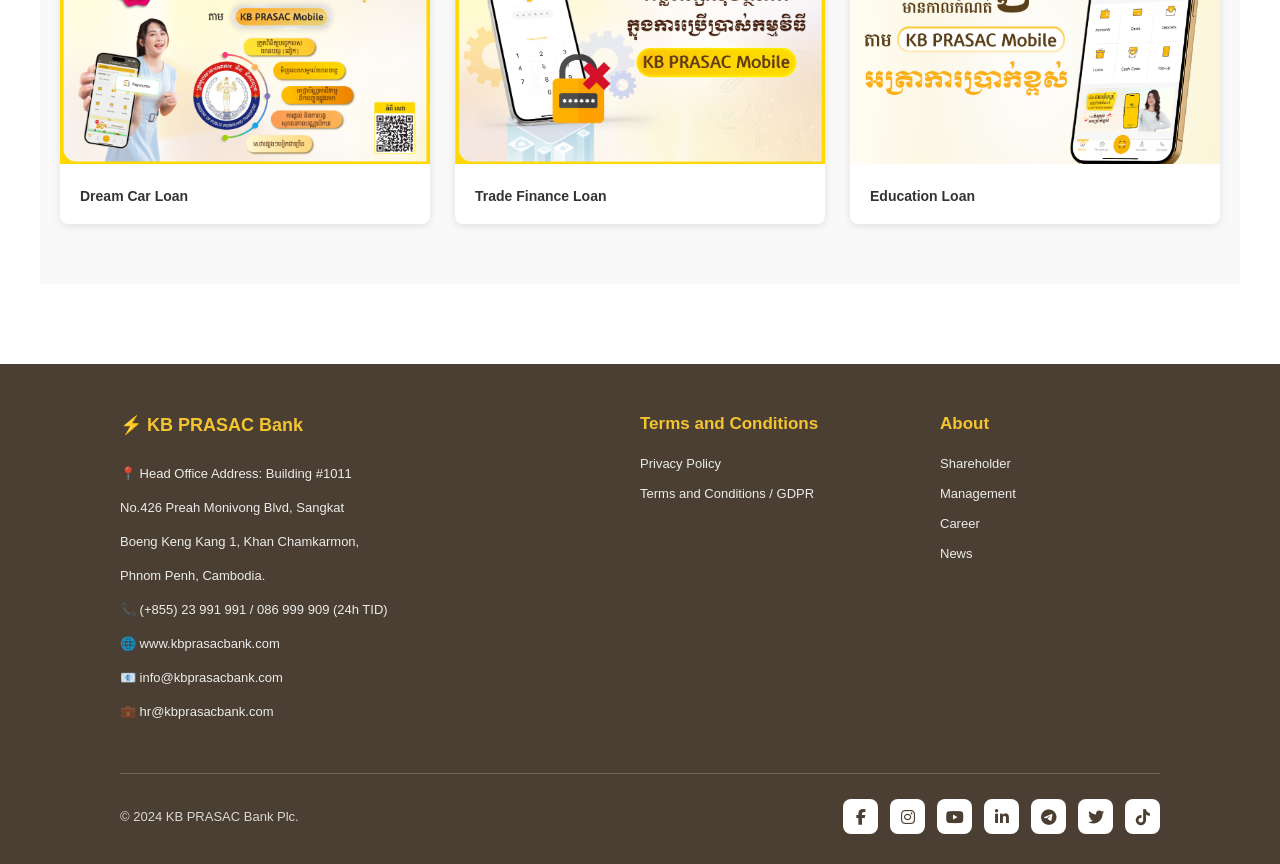
<file: pages/digital/corporate.html>
<!DOCTYPE html>
<html lang="en">

<head>
    <meta charset="UTF-8">
    <meta name="viewport" content="width=device-width, initial-scale=1.0">
    <title>KB PRASAC Corporate</title>
    <link href="https://fonts.googleapis.com/css2?family=Hanuman:wght@400;700&display=swap" rel="stylesheet">
    <link rel="stylesheet" href="https://cdnjs.cloudflare.com/ajax/libs/font-awesome/6.5.1/css/all.min.css" />
    <link rel="stylesheet" href="../../css/style.css">
    <link rel="stylesheet" href="../../css/repeat-style.css">

</head>

<body>
    <!-- OVERLAY -->
    <div id="menuOverlay" class="menu-overlay"></div>

    <!-- SIDEBAR -->
    <aside id="sidebar" class="sidebar">
        <div class="sidebar-header">
            <span class="sidebar-logo">KB PRASAC Bank</span>
            <button id="menuClose" class="close-btn">✕</button>
        </div>

        <ul class="sidebar-menu">
            <li class="menu-item">
                <span>Bank Overview</span>
                <span class="plus">+</span>
            </li>
            <li class="menu-item">
                <span>Support</span>
                <span class="plus">+</span>
            </li>
            <li class="menu-item">
                <span>Media</span>
                <span class="plus">+</span>
            </li>
            <li class="menu-item">
                <span>Career</span>
                <span class="plus">+</span>
            </li>
            <li class="menu-item">
                <span>Investor Relations</span>
                <span class="plus">+</span>
            </li>
            <li class="menu-item">
                <span>ESG Management</span>
            </li>
        </ul>

        <div class="sidebar-footer">
            <p>Follow Us:</p>
            <div class="social-icons">
                <span>📘</span>
                <span>📸</span>
                <span>🎵</span>
                <span>❌</span>
                <span>💼</span>
                <span>▶️</span>
                <span>✈️</span>
            </div>
        </div>
    </aside>

    <div id="menuOverlay" class="menu-overlay"></div>

    <header class="header">
        <div class="container header-inner">

            <!-- LEFT -->
            <div class="nav-left">
                <!-- HAMBURGER -->
                <button id="menuToggle" class="menu-toggle">☰</button>

                <a class="logo" href="/">
                    <span class="logo-icon">⚡</span>
                    KB PRASAC Bank
                </a>
                <nav class="mobile-nav">
                    <a href="#">Personal</a>a
                    <a href="#">Business</a>
                    <a href="#">Digital</a>
                    <a href="#">About Us</a>
                    <a href="#">Contact</a>
                </nav>

                <ul class="nav-menu">
                    <li class="nav-item has-mega">
                        <a href="#" class="nav-link active">Personal</a>

                        <!-- MEGA MENU -->
                        <div class="mega-menu">
                            <div class="mega-grid">

                                <div class="mega-col">
                                    <h4>Loans</h4>
                                    <a href="../loans/micro-business-loan.html">Micro Business Loan</a>
                                    <a href="#">Small Business Loan</a>
                                    <a href="#">Medium Business Loan</a>
                                    <a href="#">Overdraft Loan</a>
                                    <a href="#">Trade Finance Loan</a>
                                </div>

                                <div class="mega-col">
                                    <h4>Deposits</h4>
                                    <a href="../deposits/willchangename.html">Current Account</a>
                                    <a href="#">Premium Current Account</a>
                                    <a href="#">Savings Account</a>
                                    <a href="#">Unfixed Deposit Account</a>
                                    <a href="#">Term Deposit Account</a>
                                    <a href="#">Merchant Savings Account</a>
                                </div>

                                <div class="mega-col">
                                    <h4>Self-Banking</h4>
                                    <a href="../self-banking/willchangename.html">KB PRASAC Mobile</a>
                                    <a href="#">Digital Account</a>
                                    <a href="#">Term Deposit Account</a>
                                    <a href="#">ATM</a>
                                    <a href="#">Deposit Machine</a>
                                    <a href="#">Bill Payments</a>
                                    <a href="#">Interbank Fund Transfer</a>
                                </div>

                                <div class="mega-col">
                                    <h4>Services</h4>
                                    <a href="../digital/willchangename.html">Bill Payments</a>
                                    <a href="#">International Fund Transfer</a>
                                    <a href="#">Interbank Fund Transfer</a>
                                    <a href="#">Cash-Code</a>
                                    <a href="#">Foreign Exchange</a>
                                    <a href="#">Standing Instruction</a>
                                    <a href="#">Payroll Service</a>
                                </div>

                            </div>
                        </div>
                    </li>

                    <!-- BUSINESS -->
                    <li class="nav-item has-mega">
                        <a href="#" class="nav-link">Business</a>

                        <div class="mega-menu">
                            <div class="mega-grid">

                                <div class="mega-col">
                                    <h4>Loans</h4>
                                    <a href="../loans/micro-business-loan.html">Micro Business Loan</a>
                                    <a href="#">Small Business Loan</a>
                                    <a href="#">Medium Business Loan</a>
                                    <a href="#">Overdraft Loan</a>
                                    <a href="#">Trade Finance Loan</a>
                                </div>

                                <div class="mega-col">
                                    <h4>Deposits</h4>
                                    <a href="../deposits/willchangename.html">Current Account</a>
                                    <a href="#">Premium Current Account</a>
                                    <a href="#">Savings Account</a>
                                    <a href="#">Unfixed Deposit Account</a>
                                    <a href="#">Term Deposit Account</a>
                                    <a href="#">Merchant Savings Account</a>
                                </div>

                                <div class="mega-col">
                                    <h4>Business Services</h4>
                                    <a href="../digital/willchangename.html">Payroll Service</a>
                                    <a href="#">Cash Management</a>
                                    <a href="#">Bank Confirmation</a>
                                    <a href="#">Standing Instruction</a>
                                    <a href="#">Foreign Exchange</a>
                                </div>

                                <div class="mega-col">
                                    <h4>Trade Finance</h4>
                                    <a href="../self-banking/willchangename.html">KB PRASAC Mobile</a>
                                    <a href="#">Import Finance</a>
                                    <a href="#">Export Finance</a>
                                    <a href="#">Guarantees</a>
                                    <a href="#">LC Services</a>
                                </div>
                            </div>
                        </div>
                    </li>

                    <!-- DIGITAL -->
                    <li class="nav-item has-mega">
                        <a href="#" class="nav-link">Digital</a>

                        <div class="mega-menu">
                            <div class="mega-grid">

                                <div class="mega-col">
                                    <h4>Digital Banking</h4>
                                    <a href="/pages/digital/digital-mobile.html">KB PRASAC Mobile</a>
                                    <a href="/pages/digital/corporate.html">KB PRASAC Corporate</a>
                                </div>
                                
                                <div class="mega-col">
                                    <h4>Self-Service</h4>
                                    <a href="/pages/digital/atm.html">AMT</a>
                                    <a href="/pages/digital/cash-code.html">Cash-Code</a>
                                </div>
                                
                                <div class="mega-col">
                                    <h4>Payments</h4>
                                    <a href="/pages/digital/payments.html">Bill Payments</a>
                                    <a href="/pages/digital/phone-top-up.html">Phone Top Up</a>
                                </div>
                                
                                <div class="mega-col">
                                    <h4>Other Services</h4>
                                    <a href="/pages/digital/account.html">Digital Account</a>
                                </div>

                            </div>
                        </div>
                    </li>
                </ul>
            </div>

            <!-- RIGHT -->
            <div class="nav-right">
                <span class="icon">🔍</span>
                <span class="icon">🌐</span>
                <a href="#" class="kb-btn">KB PRASAC Corporate</a>
            </div>

        </div>
    </header>


    <section class="coporate-hero">
        <div class="container loan-hero-wrap">
            <div class="loan-hero-text">
                <!-- <h1>KB PRASAC Corporate</h1> -->
            </div>
        </div>
    </section>


    <div class="container">
        <p class="breadcrumb">Digital <strong>/ KB PRASAC Corporate</strong></p>
    </div>
    <section class="loan-page container">
        <!-- LEFT -->
        <div class="loan-content">
            <h2>KB PRASAC Corporate</h2>
            <p class="loan-desc">
                KB PRASAC Corporate empowers businesses of all sizes with a reliable online banking platform that is fast, 
                secure, and easy to use—accessible anytime, anywhere from your computer.
            </p>
            <p class="loan-desc">
                <b>KB PRASAC Corporate </b>gives you the tools to manage your company's finances with confidence and efficiency from bill payments and payroll processing to local and international fund transfers, 
                batch transactions, real-time account alerts and many more.
            </p>

            <div class="loan-block">
                <p><b>Benefits of KB PRASAC Corporate:</b></p><br>
                <ul>
                    <li>Payrolls</li>
                    <li>Bill Payment (EDC, Water Supply, Solid Waste, Education, NSS, Public Services…)</li>
                    <li>Phone top up</li>
                    <li>Link/Delink multiple accounts</li>
                    <li>View Cards</li>
                    <li>Transfer from template</li>
                    <li>Payment from template</li>
                </ul>
            </div>
            <div class="loan-block">
                <h3>Activation</h3>
                <p class="loan-desc">        
                    You can activate KB PRASAC Corporate by your finger tip after you receive official email from the Bank confirming about your successful registration 
                    with activation link to activate and create your secure own password. Please follow the steps in video guide below.
                </p>
            </div>
        </div>

        <!-- RIGHT -->
        <aside class="loan-sidebar">
            <div class="loan-nav">
                <h4>Digital</h4>
                <a href="/pages/digital/digital-mobile.html" class="active">KB PRASAC Mobile</a>
                <a href="/pages/digital/corporate.html">KB PRASAC Corporate</a>
                <a href="/pages/digital/account.html">Digital Account</a>
                <a href="/pages/digital/atm.html">ATM</a>
                <a href="/pages/digital/payments.html">Bill Payments</a>
                <a href="/pages/digital/phone-top-up.html">Phone Top Up</a>
                <a href="/pages/digital/cash-code.html">Cash-Code</a>
            </div>

            <div class="loan-promo">
                <div class="promo-slider">

                    <img src="../../assets/news2.png" alt="">
                    <img src="../../assets/news1.png" alt="">
                    <img src="../../assets/news3.png" alt="">
                </div>
            </div>

        </aside>
    </section>

    <section class="related-loans container">
        <h3>Related Products</h3>

        <div class="related-grid">
            <div class="related-card">
                <img src="../../assets/news2.png">
                <p>Dream Car Loan</p>
            </div>
            <div class="related-card">
                <img src="../../assets/news3.png">
                <p>Trade Finance Loan</p>
            </div>
            <div class="related-card">
                <img src="../../assets/news1.png">
                <p>Education Loan</p>
            </div>
        </div>
    </section>

    <!-- Footer -->
    <footer class="footer">
        <div class="container">
            <div class="footer-content">
                <div class="footer-info">
                    <div class="footer-logo">⚡ KB PRASAC Bank</div>
                    <p>📍 Head Office Address: Building #1011</p>
                    <p>No.426 Preah Monivong Blvd, Sangkat</p>
                    <p>Boeng Keng Kang 1, Khan Chamkarmon,</p>
                    <p>Phnom Penh, Cambodia.</p>
                    <p>📞 (+855) 23 991 991 / 086 999 909 (24h TID)</p>
                    <p>🌐 www.kbprasacbank.com</p>
                    <p>📧 info@kbprasacbank.com</p>
                    <p>💼 hr@kbprasacbank.com</p>
                </div>
                <div class="footer-section">
                    <h4>Terms and Conditions</h4>
                    <ul>
                        <li><a href="#">Privacy Policy</a></li>
                        <li><a href="#">Terms and Conditions / GDPR</a></li>
                    </ul>
                </div>
                <div class="footer-section">
                    <h4>About</h4>
                    <ul>
                        <li><a href="#">Shareholder</a></li>
                        <li><a href="#">Management</a></li>
                        <li><a href="#">Career</a></li>
                        <li><a href="#">News</a></li>
                    </ul>
                </div>
            </div>
            <div class="footer-bottom">
                <p>© 2024 KB PRASAC Bank Plc.</p>

                <div class="social-icons">
                    <a href="#" class="social-icon"><i class="fab fa-facebook-f"></i></a>
                    <a href="#" class="social-icon"><i class="fab fa-instagram"></i></a>
                    <a href="#" class="social-icon"><i class="fab fa-youtube"></i></a>
                    <a href="#" class="social-icon"><i class="fab fa-linkedin-in"></i></a>
                    <a href="#" class="social-icon"><i class="fab fa-telegram-plane"></i></a>
                    <a href="#" class="social-icon"><i class="fab fa-twitter"></i></a>
                    <a href="#" class="social-icon"><i class="fab fa-tiktok"></i></a>
                </div>
            </div>
        </div>
    </footer>

    <!-- Chat Button -->
    <div class="chat-button"></div>
    <script src="../../js/main.js"></script>

</body>

</html>
</file>
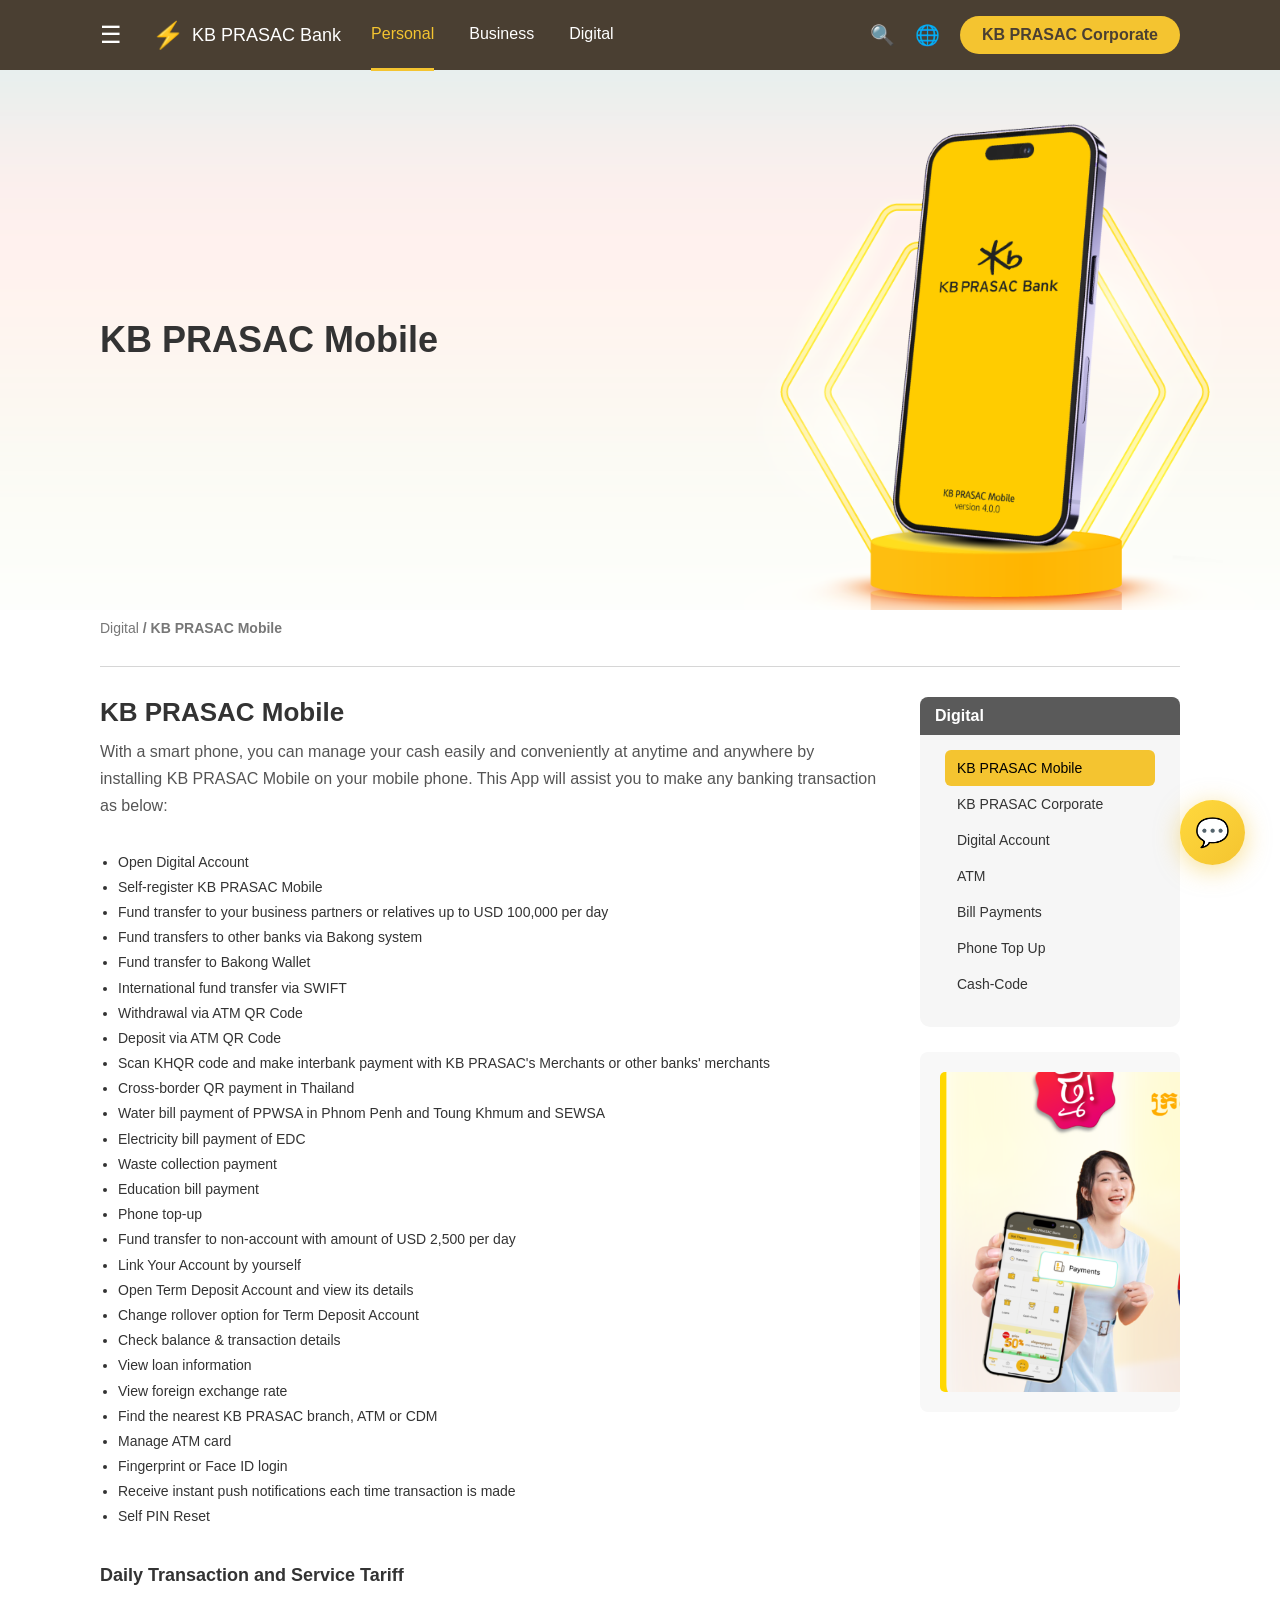
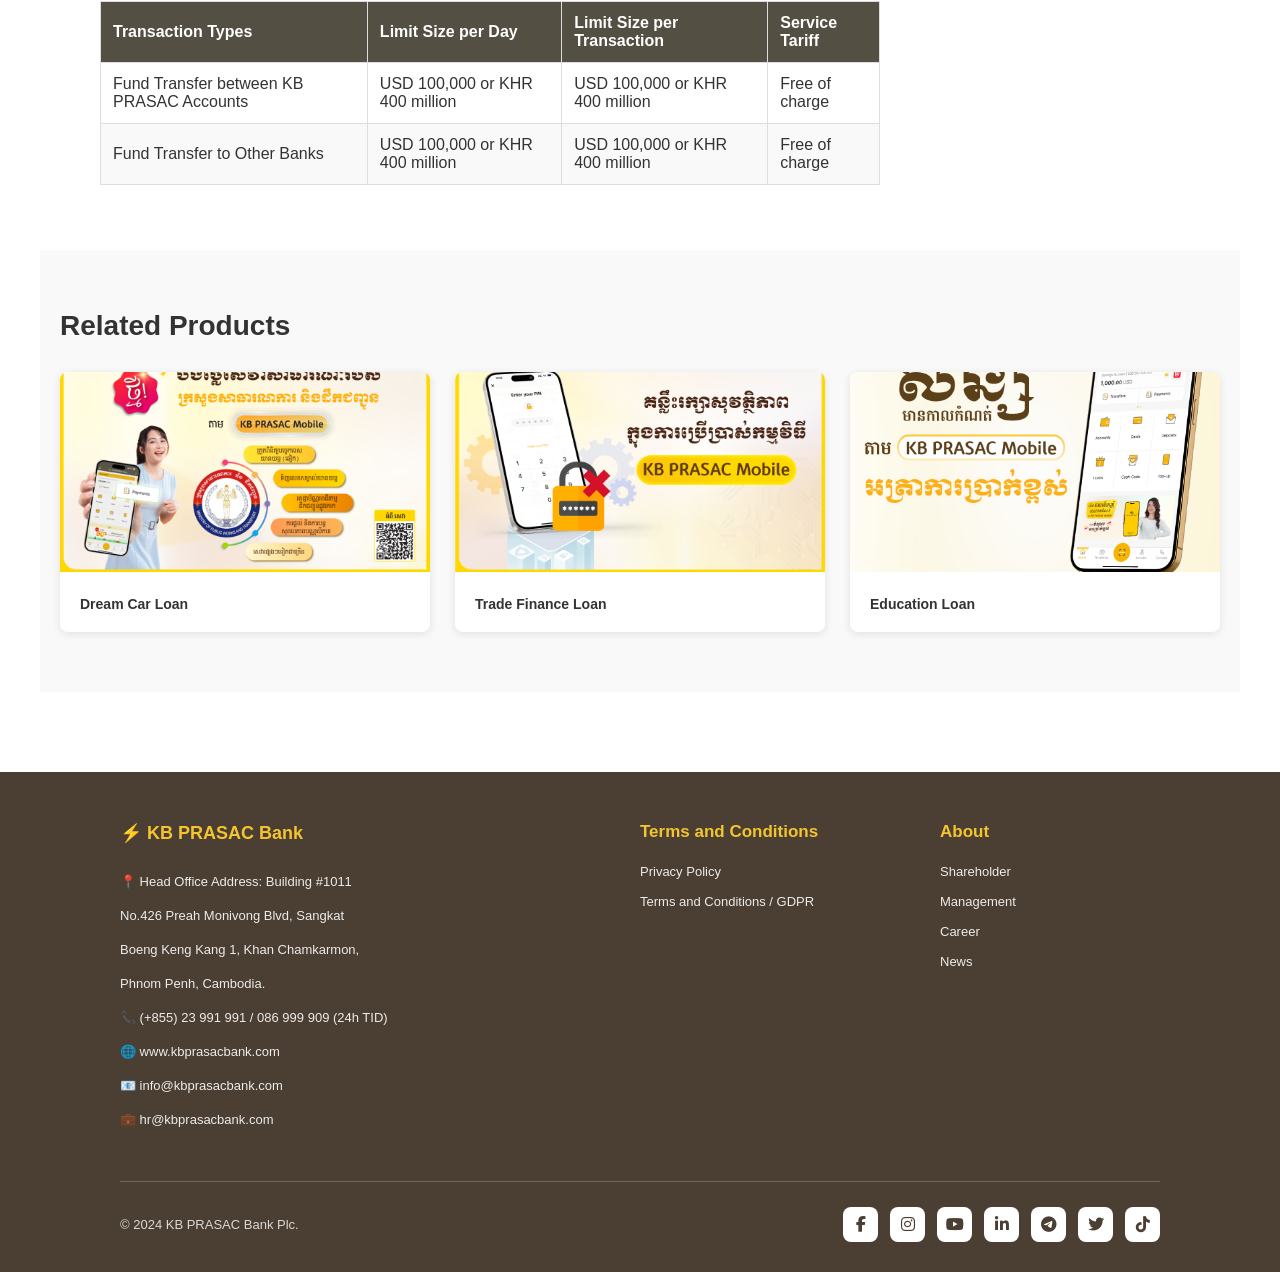
<file: pages/digital/digital-mobile.html>
<!DOCTYPE html>
<html lang="en">

<head>
    <meta charset="UTF-8">
    <meta name="viewport" content="width=device-width, initial-scale=1.0">
    <title>KB PRASAC Mobile</title>
    <link href="https://fonts.googleapis.com/css2?family=Hanuman:wght@400;700&display=swap" rel="stylesheet">
    <link rel="stylesheet" href="https://cdnjs.cloudflare.com/ajax/libs/font-awesome/6.5.1/css/all.min.css" />
    <link rel="stylesheet" href="../../css/style.css">
    <link rel="stylesheet" href="../../css/repeat-style.css">

</head>

<body>
    <!-- OVERLAY -->
    <div id="menuOverlay" class="menu-overlay"></div>

    <!-- SIDEBAR -->
    <aside id="sidebar" class="sidebar">
        <div class="sidebar-header">
            <span class="sidebar-logo">KB PRASAC Bank</span>
            <button id="menuClose" class="close-btn">✕</button>
        </div>

        <ul class="sidebar-menu">
            <li class="menu-item">
                <span>Bank Overview</span>
                <span class="plus">+</span>
            </li>
            <li class="menu-item">
                <span>Support</span>
                <span class="plus">+</span>
            </li>
            <li class="menu-item">
                <span>Media</span>
                <span class="plus">+</span>
            </li>
            <li class="menu-item">
                <span>Career</span>
                <span class="plus">+</span>
            </li>
            <li class="menu-item">
                <span>Investor Relations</span>
                <span class="plus">+</span>
            </li>
            <li class="menu-item">
                <span>ESG Management</span>
            </li>
        </ul>

        <div class="sidebar-footer">
            <p>Follow Us:</p>
            <div class="social-icons">
                <span>📘</span>
                <span>📸</span>
                <span>🎵</span>
                <span>❌</span>
                <span>💼</span>
                <span>▶️</span>
                <span>✈️</span>
            </div>
        </div>
    </aside>

    <div id="menuOverlay" class="menu-overlay"></div>

    <header class="header">
        <div class="container header-inner">

            <!-- LEFT -->
            <div class="nav-left">
                <!-- HAMBURGER -->
                <button id="menuToggle" class="menu-toggle">☰</button>

                <a class="logo" href="/">
                    <span class="logo-icon">⚡</span>
                    KB PRASAC Bank
                </a>
                <nav class="mobile-nav">
                    <a href="#">Personal</a>a
                    <a href="#">Business</a>
                    <a href="#">Digital</a>
                    <a href="#">About Us</a>
                    <a href="#">Contact</a>
                </nav>

                <ul class="nav-menu">
                    <li class="nav-item has-mega">
                        <a href="#" class="nav-link active">Personal</a>

                        <!-- MEGA MENU -->
                        <div class="mega-menu">
                            <div class="mega-grid">

                                <div class="mega-col">
                                    <h4>Loans</h4>
                                    <a href="../loans/micro-business-loan.html">Micro Business Loan</a>
                                    <a href="#">Small Business Loan</a>
                                    <a href="#">Medium Business Loan</a>
                                    <a href="#">Overdraft Loan</a>
                                    <a href="#">Trade Finance Loan</a>
                                </div>

                                <div class="mega-col">
                                    <h4>Deposits</h4>
                                    <a href="../deposits/willchangename.html">Current Account</a>
                                    <a href="#">Premium Current Account</a>
                                    <a href="#">Savings Account</a>
                                    <a href="#">Unfixed Deposit Account</a>
                                    <a href="#">Term Deposit Account</a>
                                    <a href="#">Merchant Savings Account</a>
                                </div>

                                <div class="mega-col">
                                    <h4>Self-Banking</h4>
                                    <a href="../self-banking/willchangename.html">KB PRASAC Mobile</a>
                                    <a href="#">Digital Account</a>
                                    <a href="#">Term Deposit Account</a>
                                    <a href="#">ATM</a>
                                    <a href="#">Deposit Machine</a>
                                    <a href="#">Bill Payments</a>
                                    <a href="#">Interbank Fund Transfer</a>
                                </div>

                                <div class="mega-col">
                                    <h4>Services</h4>
                                    <a href="../digital/willchangename.html">Bill Payments</a>
                                    <a href="#">International Fund Transfer</a>
                                    <a href="#">Interbank Fund Transfer</a>
                                    <a href="#">Cash-Code</a>
                                    <a href="#">Foreign Exchange</a>
                                    <a href="#">Standing Instruction</a>
                                    <a href="#">Payroll Service</a>
                                </div>

                            </div>
                        </div>
                    </li>

                    <!-- BUSINESS -->
                    <li class="nav-item has-mega">
                        <a href="#" class="nav-link">Business</a>

                        <div class="mega-menu">
                            <div class="mega-grid">

                                <div class="mega-col">
                                    <h4>Loans</h4>
                                    <a href="../loans/micro-business-loan.html">Micro Business Loan</a>
                                    <a href="#">Small Business Loan</a>
                                    <a href="#">Medium Business Loan</a>
                                    <a href="#">Overdraft Loan</a>
                                    <a href="#">Trade Finance Loan</a>
                                </div>

                                <div class="mega-col">
                                    <h4>Deposits</h4>
                                    <a href="../deposits/willchangename.html">Current Account</a>
                                    <a href="#">Premium Current Account</a>
                                    <a href="#">Savings Account</a>
                                    <a href="#">Unfixed Deposit Account</a>
                                    <a href="#">Term Deposit Account</a>
                                    <a href="#">Merchant Savings Account</a>
                                </div>

                                <div class="mega-col">
                                    <h4>Business Services</h4>
                                    <a href="../digital/willchangename.html">Payroll Service</a>
                                    <a href="#">Cash Management</a>
                                    <a href="#">Bank Confirmation</a>
                                    <a href="#">Standing Instruction</a>
                                    <a href="#">Foreign Exchange</a>
                                </div>

                                <div class="mega-col">
                                    <h4>Trade Finance</h4>
                                    <a href="../self-banking/willchangename.html">KB PRASAC Mobile</a>
                                    <a href="#">Import Finance</a>
                                    <a href="#">Export Finance</a>
                                    <a href="#">Guarantees</a>
                                    <a href="#">LC Services</a>
                                </div>
                            </div>
                        </div>
                    </li>

                    <!-- DIGITAL -->
                    <li class="nav-item has-mega">
                        <a href="#" class="nav-link">Digital</a>

                        <div class="mega-menu">
                            <div class="mega-grid">

                                <div class="mega-col">
                                    <h4>Digital Banking</h4>
                                    <a href="/pages/digital/digital-mobile.html">KB PRASAC Mobile</a>
                                    <a href="/pages/digital/corporate.html">KB PRASAC Corporate</a>
                                </div>
                                
                                <div class="mega-col">
                                    <h4>Self-Service</h4>
                                    <a href="/pages/digital/atm.html">AMT</a>
                                    <a href="/pages/digital/cash-code.html">Cash-Code</a>
                                </div>
                                
                                <div class="mega-col">
                                    <h4>Payments</h4>
                                    <a href="/pages/digital/payments.html">Bill Payments</a>
                                    <a href="/pages/digital/phone-top-up.html">Phone Top Up</a>
                                </div>
                                
                                <div class="mega-col">
                                    <h4>Other Services</h4>
                                    <a href="/pages/digital/account.html">Digital Account</a>
                                </div>

                            </div>
                        </div>
                    </li>
                </ul>
            </div>

            <!-- RIGHT -->
            <div class="nav-right">
                <span class="icon">🔍</span>
                <span class="icon">🌐</span>
                <a href="#" class="kb-btn">KB PRASAC Corporate</a>
            </div>

        </div>
    </header>


    <section class="mobile-hero">
        <div class="container loan-hero-wrap">
            <div class="loan-hero-text">
                <h1>KB PRASAC Mobile</h1>
            </div>
        </div>
    </section>


    <div class="container">
        <p class="breadcrumb">Digital <strong>/ KB PRASAC Mobile</strong></p>
    </div>
    <section class="loan-page container">
        <!-- LEFT -->
        <div class="loan-content">
            <h2>KB PRASAC Mobile</h2>
            <p class="loan-desc">
                With a smart phone, you can manage your cash easily and conveniently at anytime and anywhere by installing 
                KB PRASAC Mobile on your mobile phone. This App will assist you to make any banking transaction as below:
            </p>

            <div class="loan-block">
                <ul>
                    <li>Open Digital Account</li>
                    <li>Self-register KB PRASAC Mobile</li>
                    <li>Fund transfer to your business partners or relatives up to USD 100,000 per day</li>
                    <li>Fund transfers to other banks via Bakong system</li>
                    <li>Fund transfer to Bakong Wallet</li>
                    <li>International fund transfer via SWIFT</li>
                    <li>Withdrawal via ATM QR Code</li>
                    <li>Deposit via ATM QR Code</li>
                    <li>Scan KHQR code and make interbank payment with KB PRASAC's Merchants or other banks' merchants</li>
                    <li>Cross-border QR payment in Thailand</li>
                    <li>Water bill payment of PPWSA in Phnom Penh and Toung Khmum and SEWSA</li>
                    <li>Electricity bill payment of EDC</li>
                    <li>Waste collection payment</li>
                    <li>Education bill payment</li>
                    <li>Phone top-up</li>
                    <li>Fund transfer to non-account with amount of USD 2,500 per day</li>
                    <li>Link Your Account by yourself</li>
                    <li>Open Term Deposit Account and view its details</li>
                    <li>Change rollover option for Term Deposit Account</li>
                    <li>Check balance & transaction details</li>
                    <li>View loan information</li>
                    <li>View foreign exchange rate</li>
                    <li>Find the nearest KB PRASAC branch, ATM or CDM</li>
                    <li>Manage ATM card</li>
                    <li>Fingerprint or Face ID login</li>
                    <li>Receive instant push notifications each time transaction is made</li>
                    <li>Self PIN Reset</li>
                </ul>
            </div>
            <div class="loan-block">
                <h3>Daily Transaction and Service Tariff</h3>
                <table style="border-radius: 10px;">
                    <thead style="border-radius: 10px;">
                        <tr>
                            <th>Transaction Types</th>
                            <th>Limit Size per Day</th>
                            <th>Limit Size per Transaction</th>
                            <th>Service Tariff</th>
                        </tr>
                    </thead>
                    <tbody>
                        <tr>
                            <td>Fund Transfer between KB PRASAC Accounts</td>
                            <td>USD 100,000 or KHR 400 million</td>
                            <td>USD 100,000 or KHR 400 million</td>
                            <td>Free of charge</td>
                        </tr>
                        <tr style="background: #f9f9f9;">
                            <td>Fund Transfer to Other Banks</td>
                            <td>USD 100,000 or KHR 400 million</td>
                            <td>USD 100,000 or KHR 400 million</td>
                            <td>Free of charge</td>
                        </tr>
                    </tbody>
                </table>
            </div>
        </div>

        <!-- RIGHT -->
        <aside class="loan-sidebar">
            <div class="loan-nav">
                <h4>Digital</h4>
                <a href="/pages/digital/digital-mobile.html" class="active">KB PRASAC Mobile</a>
                <a href="/pages/digital/corporate.html">KB PRASAC Corporate</a>
                <a href="/pages/digital/account.html">Digital Account</a>
                <a href="/pages/digital/atm.html">ATM</a>
                <a href="/pages/digital/payments.html">Bill Payments</a>
                <a href="/pages/digital/phone-top-up.html">Phone Top Up</a>
                <a href="/pages/digital/cash-code.html">Cash-Code</a>
            </div>

            <div class="loan-promo">
                <div class="promo-slider">

                    <img src="../../assets/news2.png" alt="">
                    <img src="../../assets/news1.png" alt="">
                    <img src="../../assets/news3.png" alt="">
                </div>
            </div>

        </aside>
    </section>

    <section class="related-loans container">
        <h3>Related Products</h3>

        <div class="related-grid">
            <div class="related-card">
                <img src="../../assets/news2.png">
                <p>Dream Car Loan</p>
            </div>
            <div class="related-card">
                <img src="../../assets/news3.png">
                <p>Trade Finance Loan</p>
            </div>
            <div class="related-card">
                <img src="../../assets/news1.png">
                <p>Education Loan</p>
            </div>
        </div>
    </section>

    <!-- Footer -->
    <footer class="footer">
        <div class="container">
            <div class="footer-content">
                <div class="footer-info">
                    <div class="footer-logo">⚡ KB PRASAC Bank</div>
                    <p>📍 Head Office Address: Building #1011</p>
                    <p>No.426 Preah Monivong Blvd, Sangkat</p>
                    <p>Boeng Keng Kang 1, Khan Chamkarmon,</p>
                    <p>Phnom Penh, Cambodia.</p>
                    <p>📞 (+855) 23 991 991 / 086 999 909 (24h TID)</p>
                    <p>🌐 www.kbprasacbank.com</p>
                    <p>📧 info@kbprasacbank.com</p>
                    <p>💼 hr@kbprasacbank.com</p>
                </div>
                <div class="footer-section">
                    <h4>Terms and Conditions</h4>
                    <ul>
                        <li><a href="#">Privacy Policy</a></li>
                        <li><a href="#">Terms and Conditions / GDPR</a></li>
                    </ul>
                </div>
                <div class="footer-section">
                    <h4>About</h4>
                    <ul>
                        <li><a href="#">Shareholder</a></li>
                        <li><a href="#">Management</a></li>
                        <li><a href="#">Career</a></li>
                        <li><a href="#">News</a></li>
                    </ul>
                </div>
            </div>
            <div class="footer-bottom">
                <p>© 2024 KB PRASAC Bank Plc.</p>

                <div class="social-icons">
                    <a href="#" class="social-icon"><i class="fab fa-facebook-f"></i></a>
                    <a href="#" class="social-icon"><i class="fab fa-instagram"></i></a>
                    <a href="#" class="social-icon"><i class="fab fa-youtube"></i></a>
                    <a href="#" class="social-icon"><i class="fab fa-linkedin-in"></i></a>
                    <a href="#" class="social-icon"><i class="fab fa-telegram-plane"></i></a>
                    <a href="#" class="social-icon"><i class="fab fa-twitter"></i></a>
                    <a href="#" class="social-icon"><i class="fab fa-tiktok"></i></a>
                </div>
            </div>
        </div>
    </footer>

    <!-- Chat Button -->
    <div class="chat-button"></div>
    <script src="../../js/main.js"></script>

</body>

</html>
</file>
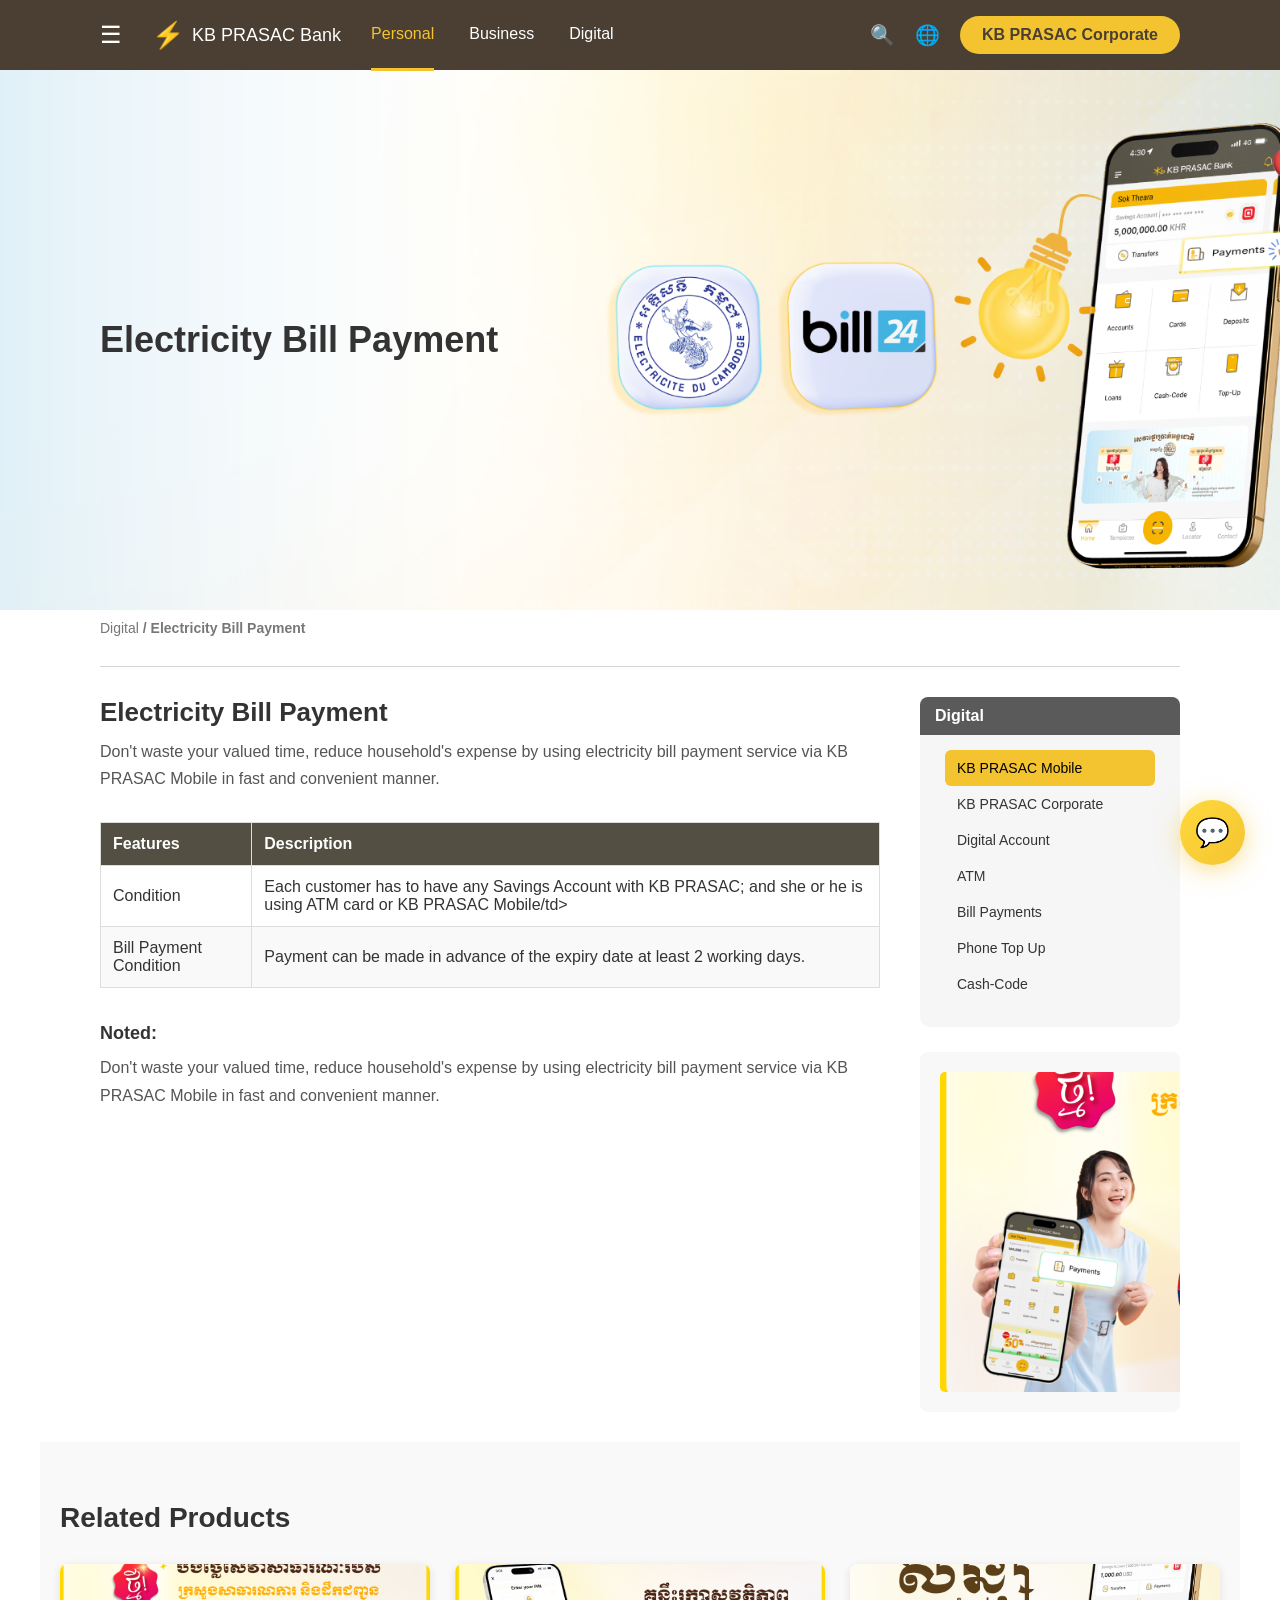
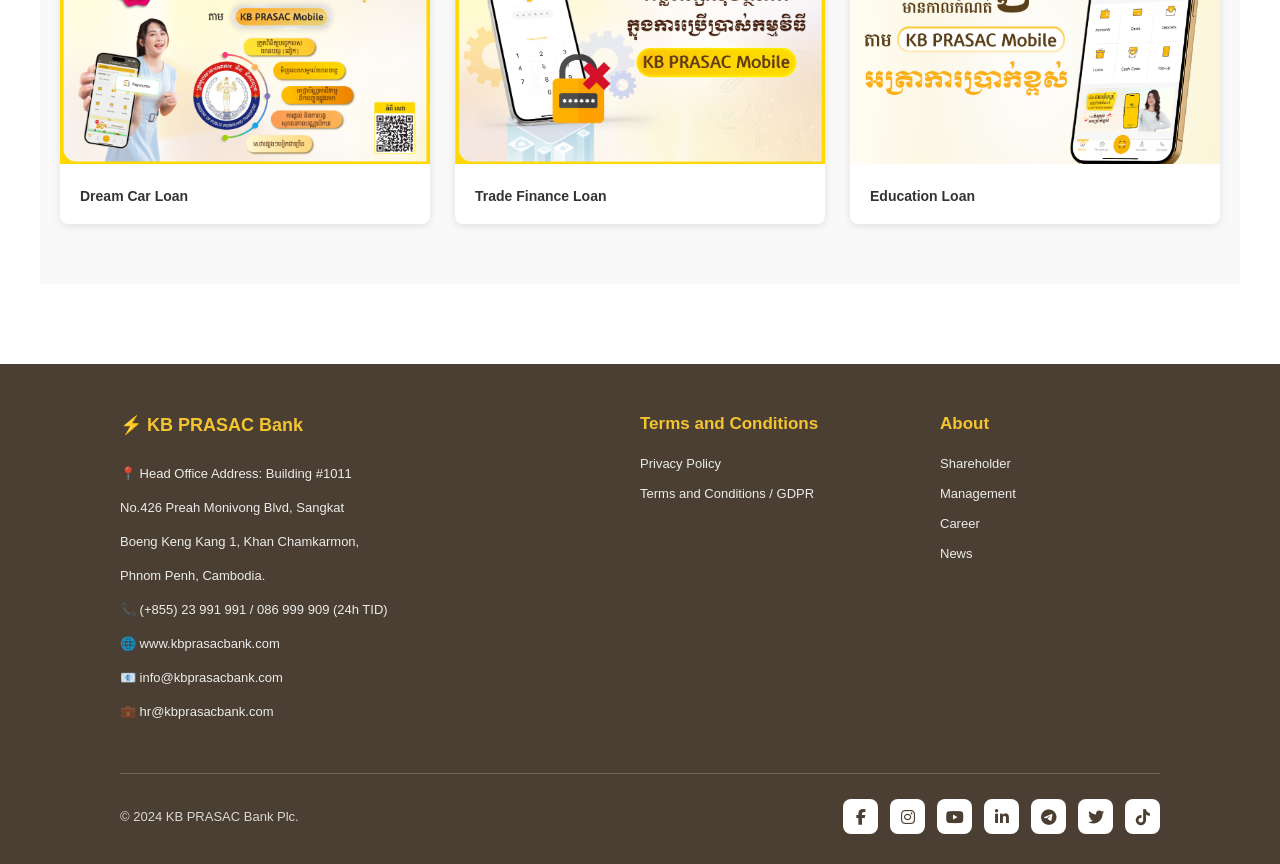
<file: pages/digital/payments.html>
<!DOCTYPE html>
<html lang="en">

<head>
    <meta charset="UTF-8">
    <meta name="viewport" content="width=device-width, initial-scale=1.0">
    <title>Electricity Bill Payment</title>
    <link href="https://fonts.googleapis.com/css2?family=Hanuman:wght@400;700&display=swap" rel="stylesheet">
    <link rel="stylesheet" href="https://cdnjs.cloudflare.com/ajax/libs/font-awesome/6.5.1/css/all.min.css" />
    <link rel="stylesheet" href="../../css/style.css">
    <link rel="stylesheet" href="../../css/repeat-style.css">

</head>

<body>
    <!-- OVERLAY -->
    <div id="menuOverlay" class="menu-overlay"></div>

    <!-- SIDEBAR -->
    <aside id="sidebar" class="sidebar">
        <div class="sidebar-header">
            <span class="sidebar-logo">KB PRASAC Bank</span>
            <button id="menuClose" class="close-btn">✕</button>
        </div>

        <ul class="sidebar-menu">
            <li class="menu-item">
                <span>Bank Overview</span>
                <span class="plus">+</span>
            </li>
            <li class="menu-item">
                <span>Support</span>
                <span class="plus">+</span>
            </li>
            <li class="menu-item">
                <span>Media</span>
                <span class="plus">+</span>
            </li>
            <li class="menu-item">
                <span>Career</span>
                <span class="plus">+</span>
            </li>
            <li class="menu-item">
                <span>Investor Relations</span>
                <span class="plus">+</span>
            </li>
            <li class="menu-item">
                <span>ESG Management</span>
            </li>
        </ul>

        <div class="sidebar-footer">
            <p>Follow Us:</p>
            <div class="social-icons">
                <span>📘</span>
                <span>📸</span>
                <span>🎵</span>
                <span>❌</span>
                <span>💼</span>
                <span>▶️</span>
                <span>✈️</span>
            </div>
        </div>
    </aside>

    <div id="menuOverlay" class="menu-overlay"></div>

    <header class="header">
        <div class="container header-inner">

            <!-- LEFT -->
            <div class="nav-left">
                <!-- HAMBURGER -->
                <button id="menuToggle" class="menu-toggle">☰</button>

                <a class="logo" href="/">
                    <span class="logo-icon">⚡</span>
                    KB PRASAC Bank
                </a>
                <nav class="mobile-nav">
                    <a href="#">Personal</a>a
                    <a href="#">Business</a>
                    <a href="#">Digital</a>
                    <a href="#">About Us</a>
                    <a href="#">Contact</a>
                </nav>

                <ul class="nav-menu">
                    <li class="nav-item has-mega">
                        <a href="#" class="nav-link active">Personal</a>

                        <!-- MEGA MENU -->
                        <div class="mega-menu">
                            <div class="mega-grid">

                                <div class="mega-col">
                                    <h4>Loans</h4>
                                    <a href="../loans/micro-business-loan.html">Micro Business Loan</a>
                                    <a href="#">Small Business Loan</a>
                                    <a href="#">Medium Business Loan</a>
                                    <a href="#">Overdraft Loan</a>
                                    <a href="#">Trade Finance Loan</a>
                                </div>

                                <div class="mega-col">
                                    <h4>Deposits</h4>
                                    <a href="../deposits/willchangename.html">Current Account</a>
                                    <a href="#">Premium Current Account</a>
                                    <a href="#">Savings Account</a>
                                    <a href="#">Unfixed Deposit Account</a>
                                    <a href="#">Term Deposit Account</a>
                                    <a href="#">Merchant Savings Account</a>
                                </div>

                                <div class="mega-col">
                                    <h4>Self-Banking</h4>
                                    <a href="../self-banking/willchangename.html">KB PRASAC Mobile</a>
                                    <a href="#">Digital Account</a>
                                    <a href="#">Term Deposit Account</a>
                                    <a href="#">ATM</a>
                                    <a href="#">Deposit Machine</a>
                                    <a href="#">Bill Payments</a>
                                    <a href="#">Interbank Fund Transfer</a>
                                </div>

                                <div class="mega-col">
                                    <h4>Services</h4>
                                    <a href="../digital/willchangename.html">Bill Payments</a>
                                    <a href="#">International Fund Transfer</a>
                                    <a href="#">Interbank Fund Transfer</a>
                                    <a href="#">Cash-Code</a>
                                    <a href="#">Foreign Exchange</a>
                                    <a href="#">Standing Instruction</a>
                                    <a href="#">Payroll Service</a>
                                </div>

                            </div>
                        </div>
                    </li>

                    <!-- BUSINESS -->
                    <li class="nav-item has-mega">
                        <a href="#" class="nav-link">Business</a>

                        <div class="mega-menu">
                            <div class="mega-grid">

                                <div class="mega-col">
                                    <h4>Loans</h4>
                                    <a href="../loans/micro-business-loan.html">Micro Business Loan</a>
                                    <a href="#">Small Business Loan</a>
                                    <a href="#">Medium Business Loan</a>
                                    <a href="#">Overdraft Loan</a>
                                    <a href="#">Trade Finance Loan</a>
                                </div>

                                <div class="mega-col">
                                    <h4>Deposits</h4>
                                    <a href="../deposits/willchangename.html">Current Account</a>
                                    <a href="#">Premium Current Account</a>
                                    <a href="#">Savings Account</a>
                                    <a href="#">Unfixed Deposit Account</a>
                                    <a href="#">Term Deposit Account</a>
                                    <a href="#">Merchant Savings Account</a>
                                </div>

                                <div class="mega-col">
                                    <h4>Business Services</h4>
                                    <a href="../digital/willchangename.html">Payroll Service</a>
                                    <a href="#">Cash Management</a>
                                    <a href="#">Bank Confirmation</a>
                                    <a href="#">Standing Instruction</a>
                                    <a href="#">Foreign Exchange</a>
                                </div>

                                <div class="mega-col">
                                    <h4>Trade Finance</h4>
                                    <a href="../self-banking/willchangename.html">KB PRASAC Mobile</a>
                                    <a href="#">Import Finance</a>
                                    <a href="#">Export Finance</a>
                                    <a href="#">Guarantees</a>
                                    <a href="#">LC Services</a>
                                </div>
                            </div>
                        </div>
                    </li>

                    <!-- DIGITAL -->
                    <li class="nav-item has-mega">
                        <a href="#" class="nav-link">Digital</a>

                        <div class="mega-menu">
                            <div class="mega-grid">

                                <div class="mega-col">
                                    <h4>Digital Banking</h4>
                                    <a href="/pages/digital/digital-mobile.html">KB PRASAC Mobile</a>
                                    <a href="/pages/digital/corporate.html">KB PRASAC Corporate</a>
                                </div>
                                
                                <div class="mega-col">
                                    <h4>Self-Service</h4>
                                    <a href="/pages/digital/atm.html">AMT</a>
                                    <a href="/pages/digital/cash-code.html">Cash-Code</a>
                                </div>
                                
                                <div class="mega-col">
                                    <h4>Payments</h4>
                                    <a href="/pages/digital/payments.html">Bill Payments</a>
                                    <a href="/pages/digital/phone-top-up.html">Phone Top Up</a>
                                </div>
                                
                                <div class="mega-col">
                                    <h4>Other Services</h4>
                                    <a href="/pages/digital/account.html">Digital Account</a>
                                </div>

                            </div>
                        </div>
                    </li>
                </ul>
            </div>

            <!-- RIGHT -->
            <div class="nav-right">
                <span class="icon">🔍</span>
                <span class="icon">🌐</span>
                <a href="#" class="kb-btn">KB PRASAC Corporate</a>
            </div>

        </div>
    </header>


    <section class="payment">
        <div class="container loan-hero-wrap">
            <div class="loan-hero-text">
                <h1>Electricity Bill Payment</h1>
            </div>
        </div>
    </section>


    <div class="container">
        <p class="breadcrumb">Digital <strong>/ Electricity Bill Payment</strong></p>
    </div>
    <section class="loan-page container">
        <!-- LEFT -->
        <div class="loan-content">
            <h2>Electricity Bill Payment</h2>
            <p class="loan-desc">
                Don't waste your valued time, reduce household's expense by using electricity bill payment service via KB PRASAC Mobile in fast and convenient manner.
            </p>
            <div class="loan-block">
                <table style="border-radius: 10px;">
                    <thead style="border-radius: 10px;">
                        <tr>
                            <th>Features</th>
                            <th>Description</th>
                        </tr>
                    </thead>
                    <tbody>
                        <tr>
                            <td>Condition</td>
                            <td>Each customer has to have any Savings Account with KB PRASAC; and she or he is using ATM card or KB PRASAC Mobile/td>
                                
                        </tr>
                        <tr style="background: #f9f9f9;">
                            <td>Bill Payment Condition</td>
                            <td>Payment can be made in advance of the expiry date at least 2 working days.</td>
                        </tr>
                    </tbody>
                </table>
            </div>
            <div class="loan-block">
                <h3>Noted: </h3>
                <p class="loan-desc">
                    Don't waste your valued time, reduce household's expense by using electricity bill payment service via KB PRASAC Mobile in fast and convenient manner.
                </p>
             
            </div>
        </div>

        <!-- RIGHT -->
        <aside class="loan-sidebar">
            <div class="loan-nav">
                <h4>Digital</h4>
                <a href="/pages/digital/digital-mobile.html" class="active">KB PRASAC Mobile</a>
                <a href="/pages/digital/corporate.html">KB PRASAC Corporate</a>
                <a href="/pages/digital/account.html">Digital Account</a>
                <a href="/pages/digital/atm.html">ATM</a>
                <a href="/pages/digital/payments.html">Bill Payments</a>
                <a href="/pages/digital/phone-top-up.html">Phone Top Up</a>
                <a href="/pages/digital/cash-code.html">Cash-Code</a>
            </div>

            <div class="loan-promo">
                <div class="promo-slider">

                    <img src="../../assets/news2.png" alt="">
                    <img src="../../assets/news1.png" alt="">
                    <img src="../../assets/news3.png" alt="">
                </div>
            </div>

        </aside>
    </section>

    <section class="related-loans container">
        <h3>Related Products</h3>

        <div class="related-grid">
            <div class="related-card">
                <img src="../../assets/news2.png">
                <p>Dream Car Loan</p>
            </div>
            <div class="related-card">
                <img src="../../assets/news3.png">
                <p>Trade Finance Loan</p>
            </div>
            <div class="related-card">
                <img src="../../assets/news1.png">
                <p>Education Loan</p>
            </div>
        </div>
    </section>

    <!-- Footer -->
    <footer class="footer">
        <div class="container">
            <div class="footer-content">
                <div class="footer-info">
                    <div class="footer-logo">⚡ KB PRASAC Bank</div>
                    <p>📍 Head Office Address: Building #1011</p>
                    <p>No.426 Preah Monivong Blvd, Sangkat</p>
                    <p>Boeng Keng Kang 1, Khan Chamkarmon,</p>
                    <p>Phnom Penh, Cambodia.</p>
                    <p>📞 (+855) 23 991 991 / 086 999 909 (24h TID)</p>
                    <p>🌐 www.kbprasacbank.com</p>
                    <p>📧 info@kbprasacbank.com</p>
                    <p>💼 hr@kbprasacbank.com</p>
                </div>
                <div class="footer-section">
                    <h4>Terms and Conditions</h4>
                    <ul>
                        <li><a href="#">Privacy Policy</a></li>
                        <li><a href="#">Terms and Conditions / GDPR</a></li>
                    </ul>
                </div>
                <div class="footer-section">
                    <h4>About</h4>
                    <ul>
                        <li><a href="#">Shareholder</a></li>
                        <li><a href="#">Management</a></li>
                        <li><a href="#">Career</a></li>
                        <li><a href="#">News</a></li>
                    </ul>
                </div>
            </div>
            <div class="footer-bottom">
                <p>© 2024 KB PRASAC Bank Plc.</p>

                <div class="social-icons">
                    <a href="#" class="social-icon"><i class="fab fa-facebook-f"></i></a>
                    <a href="#" class="social-icon"><i class="fab fa-instagram"></i></a>
                    <a href="#" class="social-icon"><i class="fab fa-youtube"></i></a>
                    <a href="#" class="social-icon"><i class="fab fa-linkedin-in"></i></a>
                    <a href="#" class="social-icon"><i class="fab fa-telegram-plane"></i></a>
                    <a href="#" class="social-icon"><i class="fab fa-twitter"></i></a>
                    <a href="#" class="social-icon"><i class="fab fa-tiktok"></i></a>
                </div>
            </div>
        </div>
    </footer>

    <!-- Chat Button -->
    <div class="chat-button"></div>
    <script src="../../js/main.js"></script>

</body>

</html>
</file>
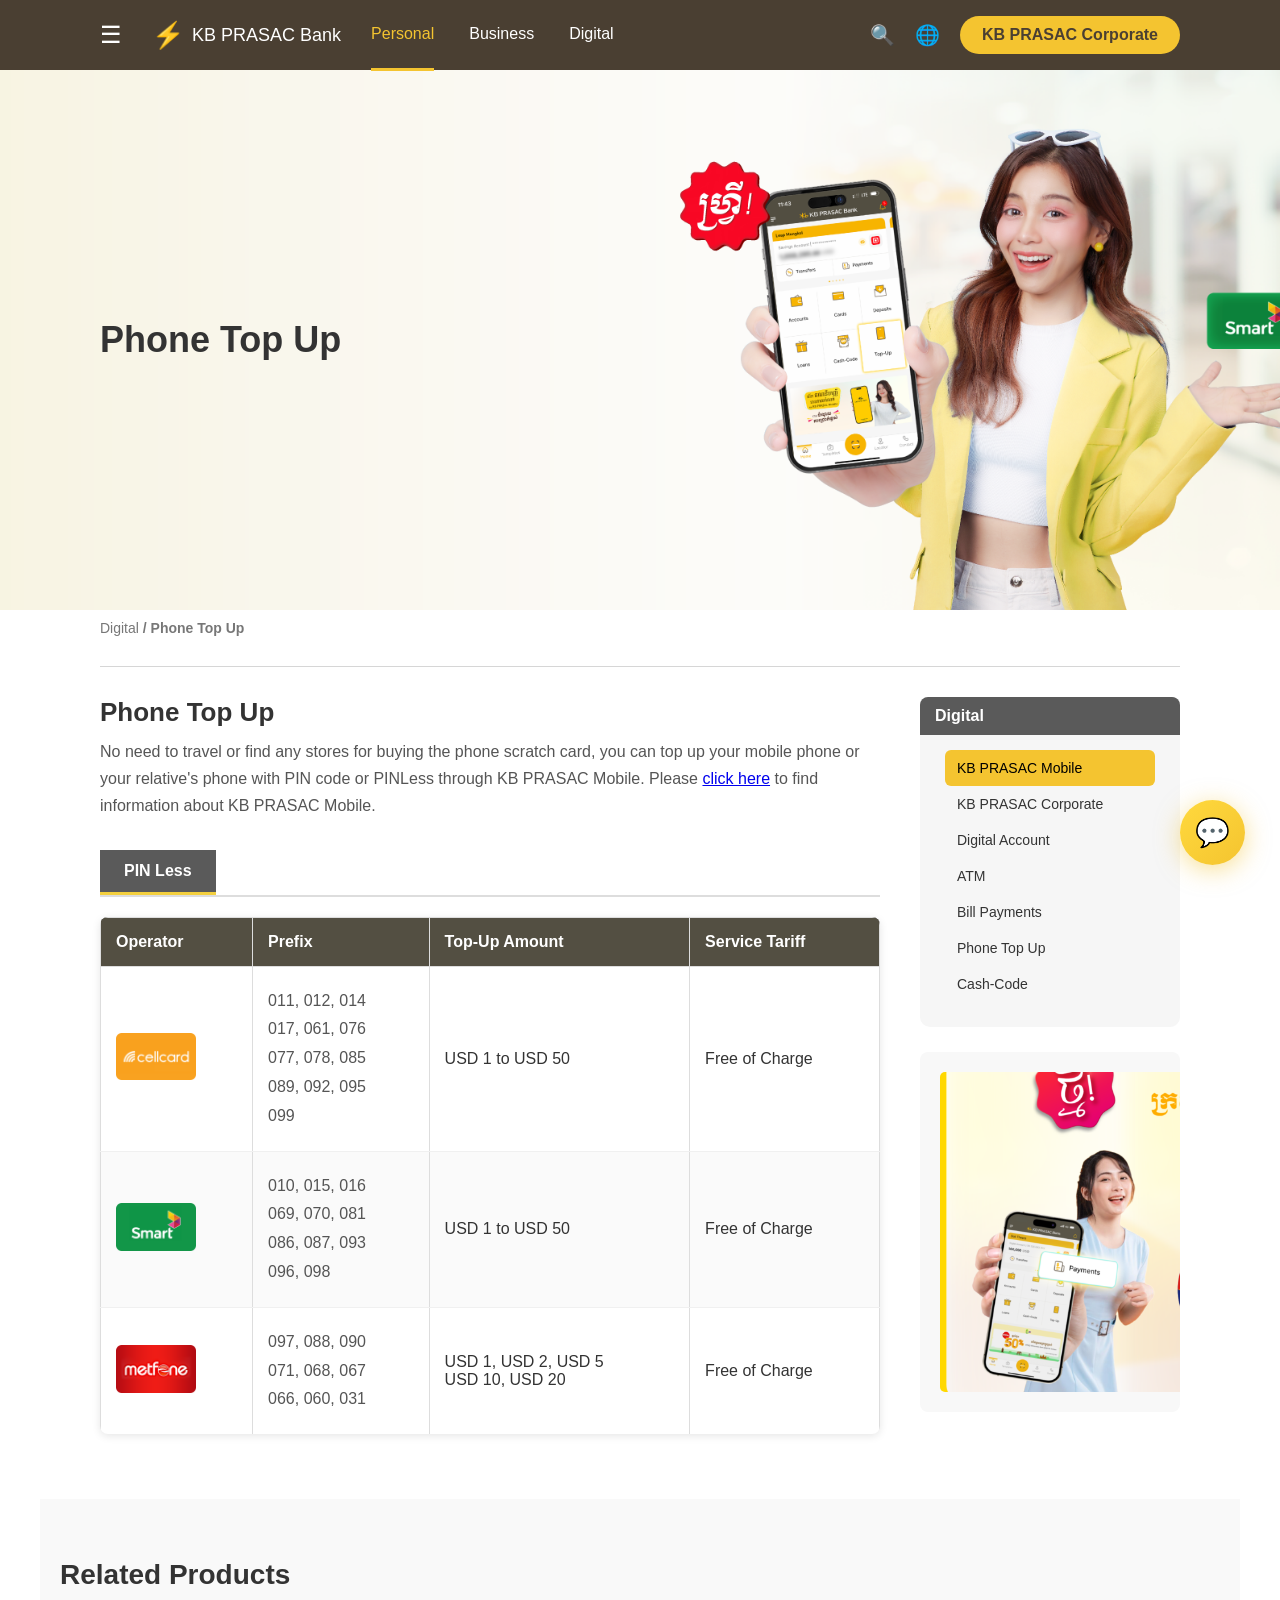
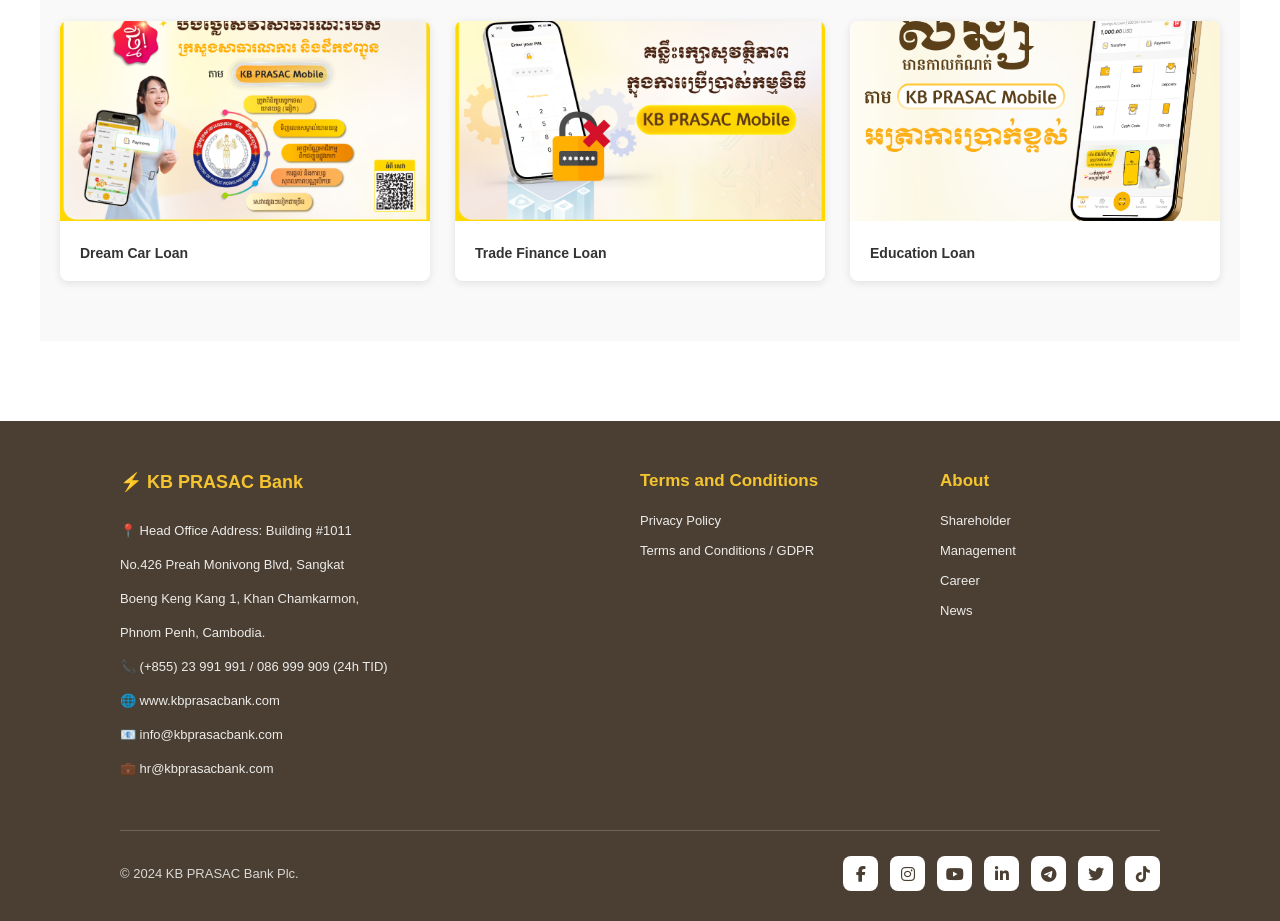
<file: pages/digital/phone-top-up.html>
<!DOCTYPE html>
<html lang="en">

<head>
    <meta charset="UTF-8">
    <meta name="viewport" content="width=device-width, initial-scale=1.0">
    <title>Phone Top Up</title>
    <link href="https://fonts.googleapis.com/css2?family=Hanuman:wght@400;700&display=swap" rel="stylesheet">
    <link rel="stylesheet" href="https://cdnjs.cloudflare.com/ajax/libs/font-awesome/6.5.1/css/all.min.css" />
    <link rel="stylesheet" href="../../css/style.css">
    <link rel="stylesheet" href="../../css/repeat-style.css">

</head>

<body>
    <!-- OVERLAY -->
    <div id="menuOverlay" class="menu-overlay"></div>

    <!-- SIDEBAR -->
    <aside id="sidebar" class="sidebar">
        <div class="sidebar-header">
            <span class="sidebar-logo">KB PRASAC Bank</span>
            <button id="menuClose" class="close-btn">✕</button>
        </div>

        <ul class="sidebar-menu">
            <li class="menu-item">
                <span>Bank Overview</span>
                <span class="plus">+</span>
            </li>
            <li class="menu-item">
                <span>Support</span>
                <span class="plus">+</span>
            </li>
            <li class="menu-item">
                <span>Media</span>
                <span class="plus">+</span>
            </li>
            <li class="menu-item">
                <span>Career</span>
                <span class="plus">+</span>
            </li>
            <li class="menu-item">
                <span>Investor Relations</span>
                <span class="plus">+</span>
            </li>
            <li class="menu-item">
                <span>ESG Management</span>
            </li>
        </ul>

        <div class="sidebar-footer">
            <p>Follow Us:</p>
            <div class="social-icons">
                <span>📘</span>
                <span>📸</span>
                <span>🎵</span>
                <span>❌</span>
                <span>💼</span>
                <span>▶️</span>
                <span>✈️</span>
            </div>
        </div>
    </aside>

    <div id="menuOverlay" class="menu-overlay"></div>

    <header class="header">
        <div class="container header-inner">

            <!-- LEFT -->
            <div class="nav-left">
                <!-- HAMBURGER -->
                <button id="menuToggle" class="menu-toggle">☰</button>

                <a class="logo" href="/">
                    <span class="logo-icon">⚡</span>
                    KB PRASAC Bank
                </a>
                <nav class="mobile-nav">
                    <a href="#">Personal</a>a
                    <a href="#">Business</a>
                    <a href="#">Digital</a>
                    <a href="#">About Us</a>
                    <a href="#">Contact</a>
                </nav>

                <ul class="nav-menu">
                    <li class="nav-item has-mega">
                        <a href="#" class="nav-link active">Personal</a>

                        <!-- MEGA MENU -->
                        <div class="mega-menu">
                            <div class="mega-grid">

                                <div class="mega-col">
                                    <h4>Loans</h4>
                                    <a href="../loans/micro-business-loan.html">Micro Business Loan</a>
                                    <a href="#">Small Business Loan</a>
                                    <a href="#">Medium Business Loan</a>
                                    <a href="#">Overdraft Loan</a>
                                    <a href="#">Trade Finance Loan</a>
                                </div>

                                <div class="mega-col">
                                    <h4>Deposits</h4>
                                    <a href="../deposits/willchangename.html">Current Account</a>
                                    <a href="#">Premium Current Account</a>
                                    <a href="#">Savings Account</a>
                                    <a href="#">Unfixed Deposit Account</a>
                                    <a href="#">Term Deposit Account</a>
                                    <a href="#">Merchant Savings Account</a>
                                </div>

                                <div class="mega-col">
                                    <h4>Self-Banking</h4>
                                    <a href="../self-banking/willchangename.html">KB PRASAC Mobile</a>
                                    <a href="#">Digital Account</a>
                                    <a href="#">Term Deposit Account</a>
                                    <a href="#">ATM</a>
                                    <a href="#">Deposit Machine</a>
                                    <a href="#">Bill Payments</a>
                                    <a href="#">Interbank Fund Transfer</a>
                                </div>

                                <div class="mega-col">
                                    <h4>Services</h4>
                                    <a href="../digital/willchangename.html">Bill Payments</a>
                                    <a href="#">International Fund Transfer</a>
                                    <a href="#">Interbank Fund Transfer</a>
                                    <a href="#">Cash-Code</a>
                                    <a href="#">Foreign Exchange</a>
                                    <a href="#">Standing Instruction</a>
                                    <a href="#">Payroll Service</a>
                                </div>

                            </div>
                        </div>
                    </li>

                    <!-- BUSINESS -->
                    <li class="nav-item has-mega">
                        <a href="#" class="nav-link">Business</a>

                        <div class="mega-menu">
                            <div class="mega-grid">

                                <div class="mega-col">
                                    <h4>Loans</h4>
                                    <a href="../loans/micro-business-loan.html">Micro Business Loan</a>
                                    <a href="#">Small Business Loan</a>
                                    <a href="#">Medium Business Loan</a>
                                    <a href="#">Overdraft Loan</a>
                                    <a href="#">Trade Finance Loan</a>
                                </div>

                                <div class="mega-col">
                                    <h4>Deposits</h4>
                                    <a href="../deposits/willchangename.html">Current Account</a>
                                    <a href="#">Premium Current Account</a>
                                    <a href="#">Savings Account</a>
                                    <a href="#">Unfixed Deposit Account</a>
                                    <a href="#">Term Deposit Account</a>
                                    <a href="#">Merchant Savings Account</a>
                                </div>

                                <div class="mega-col">
                                    <h4>Business Services</h4>
                                    <a href="../digital/willchangename.html">Payroll Service</a>
                                    <a href="#">Cash Management</a>
                                    <a href="#">Bank Confirmation</a>
                                    <a href="#">Standing Instruction</a>
                                    <a href="#">Foreign Exchange</a>
                                </div>

                                <div class="mega-col">
                                    <h4>Trade Finance</h4>
                                    <a href="../self-banking/willchangename.html">KB PRASAC Mobile</a>
                                    <a href="#">Import Finance</a>
                                    <a href="#">Export Finance</a>
                                    <a href="#">Guarantees</a>
                                    <a href="#">LC Services</a>
                                </div>
                            </div>
                        </div>
                    </li>

                    <!-- DIGITAL -->
                    <li class="nav-item has-mega">
                        <a href="#" class="nav-link">Digital</a>

                        <div class="mega-menu">
                            <div class="mega-grid">

                                <div class="mega-col">
                                    <h4>Digital Banking</h4>
                                    <a href="/pages/digital/digital-mobile.html">KB PRASAC Mobile</a>
                                    <a href="/pages/digital/corporate.html">KB PRASAC Corporate</a>
                                </div>
                                
                                <div class="mega-col">
                                    <h4>Self-Service</h4>
                                    <a href="/pages/digital/atm.html">AMT</a>
                                    <a href="/pages/digital/cash-code.html">Cash-Code</a>
                                </div>
                                
                                <div class="mega-col">
                                    <h4>Payments</h4>
                                    <a href="/pages/digital/payments.html">Bill Payments</a>
                                    <a href="/pages/digital/phone-top-up.html">Phone Top Up</a>
                                </div>
                                
                                <div class="mega-col">
                                    <h4>Other Services</h4>
                                    <a href="/pages/digital/account.html">Digital Account</a>
                                </div>

                            </div>
                        </div>
                    </li>
                </ul>
            </div>

            <!-- RIGHT -->
            <div class="nav-right">
                <span class="icon">🔍</span>
                <span class="icon">🌐</span>
                <a href="#" class="kb-btn">KB PRASAC Corporate</a>
            </div>

        </div>
    </header>


    <section class="phone-hero">
        <div class="container loan-hero-wrap">
            <div class="loan-hero-text">
                <h1>Phone Top Up</h1>
            </div>
        </div>
    </section>


    <div class="container">
        <p class="breadcrumb">Digital <strong>/ Phone Top Up</strong></p>
    </div>
    <section class="loan-page container">
        <!-- LEFT -->
        <div class="loan-content">
            <h2>Phone Top Up</h2>
            <p class="loan-desc">
                No need to travel or find any stores for buying the phone scratch card, you can top up your mobile phone or your relative's 
                phone with PIN code or PINLess through KB PRASAC Mobile. Please <a href="#">click here</a> to find information about KB PRASAC Mobile.
            </p>
            <div class="loan-block">
                <div class="tabs">
                    <button class="tab active">PIN Less</button>
                </div>

                <table class="operator-table">
                    <thead>
                        <tr>
                            <th>Operator</th>
                            <th>Prefix</th>
                            <th>Top-Up Amount</th>
                            <th>Service Tariff</th>
                        </tr>
                    </thead>
                    <tbody>
                        <tr>
                            <td>
                                <img src="/assets/cellcard-logo.png" alt="Cellcard" class="operator-logo">
                            </td>
                            <td class="prefix-list">
                                011, 012, 014<br>
                                017, 061, 076<br>
                                077, 078, 085<br>
                                089, 092, 095<br>
                                099
                            </td>
                            <td>USD 1 to USD 50</td>
                            <td>Free of Charge</td>
                        </tr>
                        <tr>
                            <td>
                                <img src="/assets/smart-logo.png" alt="Smart" class="operator-logo">
                            </td>
                            <td class="prefix-list">
                                010, 015, 016<br>
                                069, 070, 081<br>
                                086, 087, 093<br>
                                096, 098
                            </td>
                            <td>USD 1 to USD 50</td>
                            <td>Free of Charge</td>
                        </tr>
                        <tr>
                            <td>
                                <img src="/assets/metfone-logo.png" alt="Metfone" class="operator-logo">
                            </td>
                            <td class="prefix-list">
                                097, 088, 090<br>
                                071, 068, 067<br>
                                066, 060, 031
                            </td>
                            <td>USD 1, USD 2, USD 5<br>USD 10, USD 20</td>
                            <td>Free of Charge</td>
                        </tr>
                    </tbody>
                </table>
            </div>
        </div>

        <!-- RIGHT -->
        <aside class="loan-sidebar">
            <div class="loan-nav">
                <h4>Digital</h4>
                <a href="/pages/digital/digital-mobile.html" class="active">KB PRASAC Mobile</a>
                <a href="/pages/digital/corporate.html">KB PRASAC Corporate</a>
                <a href="/pages/digital/account.html">Digital Account</a>
                <a href="/pages/digital/atm.html">ATM</a>
                <a href="/pages/digital/payments.html">Bill Payments</a>
                <a href="/pages/digital/phone-top-up.html">Phone Top Up</a>
                <a href="/pages/digital/cash-code.html">Cash-Code</a>
            </div>

            <div class="loan-promo">
                <div class="promo-slider">

                    <img src="../../assets/news2.png" alt="">
                    <img src="../../assets/news1.png" alt="">
                    <img src="../../assets/news3.png" alt="">
                </div>
            </div>

        </aside>
    </section>

    <section class="related-loans container">
        <h3>Related Products</h3>

        <div class="related-grid">
            <div class="related-card">
                <img src="../../assets/news2.png">
                <p>Dream Car Loan</p>
            </div>
            <div class="related-card">
                <img src="../../assets/news3.png">
                <p>Trade Finance Loan</p>
            </div>
            <div class="related-card">
                <img src="../../assets/news1.png">
                <p>Education Loan</p>
            </div>
        </div>
    </section>

    <!-- Footer -->
    <footer class="footer">
        <div class="container">
            <div class="footer-content">
                <div class="footer-info">
                    <div class="footer-logo">⚡ KB PRASAC Bank</div>
                    <p>📍 Head Office Address: Building #1011</p>
                    <p>No.426 Preah Monivong Blvd, Sangkat</p>
                    <p>Boeng Keng Kang 1, Khan Chamkarmon,</p>
                    <p>Phnom Penh, Cambodia.</p>
                    <p>📞 (+855) 23 991 991 / 086 999 909 (24h TID)</p>
                    <p>🌐 www.kbprasacbank.com</p>
                    <p>📧 info@kbprasacbank.com</p>
                    <p>💼 hr@kbprasacbank.com</p>
                </div>
                <div class="footer-section">
                    <h4>Terms and Conditions</h4>
                    <ul>
                        <li><a href="#">Privacy Policy</a></li>
                        <li><a href="#">Terms and Conditions / GDPR</a></li>
                    </ul>
                </div>
                <div class="footer-section">
                    <h4>About</h4>
                    <ul>
                        <li><a href="#">Shareholder</a></li>
                        <li><a href="#">Management</a></li>
                        <li><a href="#">Career</a></li>
                        <li><a href="#">News</a></li>
                    </ul>
                </div>
            </div>
            <div class="footer-bottom">
                <p>© 2024 KB PRASAC Bank Plc.</p>

                <div class="social-icons">
                    <a href="#" class="social-icon"><i class="fab fa-facebook-f"></i></a>
                    <a href="#" class="social-icon"><i class="fab fa-instagram"></i></a>
                    <a href="#" class="social-icon"><i class="fab fa-youtube"></i></a>
                    <a href="#" class="social-icon"><i class="fab fa-linkedin-in"></i></a>
                    <a href="#" class="social-icon"><i class="fab fa-telegram-plane"></i></a>
                    <a href="#" class="social-icon"><i class="fab fa-twitter"></i></a>
                    <a href="#" class="social-icon"><i class="fab fa-tiktok"></i></a>
                </div>
            </div>
        </div>
    </footer>

    <!-- Chat Button -->
    <div class="chat-button"></div>
    <script src="../../js/main.js"></script>

</body>

</html>
</file>
<file: css/style.css>
:root {
    --bs-font-sans-serif: sans-serif;
    --bs-font-monospace: monospace;
}

* {
    margin: 0;
    padding: 0;
    box-sizing: border-box;
    font-family: var(--bs-font-sans-serif);

}

body {
    font-family: var(--bs-font-sans-serif);
    color: #333;
    overflow-x: hidden;
}

.container {
    width: 100%;
    max-width: 1200px;
    margin: 0 auto;
    padding-left: 60px;
    padding-right: 60px;
}

/* Tablet */
@media (max-width: 992px) {
    .container {
        padding-left: 40px;
        padding-right: 40px;
    }
}

/* Mobile */
@media (max-width: 768px) {
    .container {
        padding-left: 20px;
        padding-right: 20px;
    }
}

/* HEADER ROOT */
.header {
    position: fixed;
    top: 0;
    width: 100%;
    height: 70px;
    background: #4a3f32;
    z-index: 9999;
    position: relative;
    /* 🔥 anchor for mega menu */
}

/* CONTAINER */
.container {
    max-width: 1200px;
    margin: auto;
}

/* .menu-icon {
    display: none;
} */

.mobile-nav {
    display: none;
}

/* HEADER INNER */
.header-inner {
    display: flex;
    justify-content: space-between;
    align-items: center;
    height: 70px;
    padding: 0 60px;
}

/* LEFT */
.nav-left {
    display: flex;
    align-items: center;
    gap: 30px;
}

.menu-icon {
    color: #fff;
    font-size: 22px;
    cursor: pointer;
}

.logo {
    color: #fff;
    font-size: 18px;
    display: flex;
    align-items: center;
    gap: 8px;
    text-decoration: none;
    
}

.logo-icon {
    color: #f4c430;
    font-size: 26px;
}

/* NAV */
.nav-menu {
    display: flex;
    list-style: none;
    gap: 35px;
}

.nav-item {
    position: static;
    /* 🔥 VERY IMPORTANT */
}

.nav-link {
    color: #fff;
    text-decoration: none;
    padding: 25px 0;
    font-size: 16px;
    display: inline-block;
}

.nav-link:hover,
.nav-link.active {
    color: #f4c430;
    border-bottom: 3px solid #f4c430;
}

/* ===== MEGA MENU ===== */
.mega-menu {
    position: absolute;
    top: 100%;
    left: 0;
    width: 100%;
    background: #fff;
    display: none;
    box-shadow: 0 15px 40px rgba(0, 0, 0, .15);
}

/* SHOW ON HOVER */
.has-mega:hover .mega-menu {
    display: block;
}

/* CONTENT */
.mega-grid {
    max-width: 1200px;
    margin: 0 auto;
    padding: 36px 60px;
    display: grid;
    grid-template-columns: repeat(4, 1fr);
    gap: 60px;
}

/* COLUMNS */
.mega-col h4 {
    font-size: 18px;
    font-weight: 600;
    margin-bottom: 18px;
    padding-bottom: 10px;
    border-bottom: 1px solid #ddd;
    color: #333;
}

.mega-col a {
    display: block;
    font-size: 14px;
    color: #333;
    padding: 6px 0;
    text-decoration: none;
}

.mega-col a:hover {
    color: #f4c430;
}

/* RIGHT */
.nav-right {
    display: flex;
    align-items: center;
    gap: 20px;
}

.icon {
    color: #fff;
    font-size: 20px;
    cursor: pointer;
}

.kb-btn {
    background: #f4c430;
    color: #4a3f32;
    padding: 10px 22px;
    border-radius: 25px;
    text-decoration: none;
    font-weight: bold;
}


/* HERO FULL WIDTH */
.hero {
    width: 100%;
    height: 93vh;
    /* change to 100vh if you want fullscreen */
    position: relative;
    overflow: hidden;
}

/* HIDE RADIO */
.hero input {
    display: none;
}

/* SLICK STRUCTURE */
.slick-list,
.slick-track {
    height: 100%;
    position: relative;
}

/* SLIDE */
.hero-item {
    position: absolute;
    inset: 0;
    width: 100%;
    height: 100%;
    opacity: 0;
    z-index: 998;
    transition: opacity 500ms linear;
    background-size: cover;
    background-position: center;
}

/* ACTIVE SLIDE */
#s1:checked~.slick-list .slide-1,
#s2:checked~.slick-list .slide-2,
#s3:checked~.slick-list .slide-3,
#s4:checked~.slick-list .slide-4,
#s5:checked~.slick-list .slide-5,
#s6:checked~.slick-list .slide-6,
#s7:checked~.slick-list .slide-7,
#s8:checked~.slick-list .slide-8,
#s9:checked~.slick-list .slide-9,
#s10:checked~.slick-list .slide-10,
#s11:checked~.slick-list .slide-11,
#s12:checked~.slick-list .slide-12,
#s13:checked~.slick-list .slide-13,
#s14:checked~.slick-list .slide-14,
#s15:checked~.slick-list .slide-15 {
    opacity: 1;
    z-index: 999;
}

.slick-dots {
    position: absolute;
    bottom: 25px;
    left: 50%;
    transform: translateX(-50%);
    display: flex;
    gap: 8px;
    z-index: 1000;
    /* 🔥 FIX */
}

.slick-dots label {
    width: 10px;
    height: 10px;
    border-radius: 50%;
    background: rgba(0, 0, 0, 0.4);
    /* darker so visible */
    cursor: pointer;
}

#s1:checked~.slick-dots label:nth-child(1),
#s2:checked~.slick-dots label:nth-child(2),
#s3:checked~.slick-dots label:nth-child(3),
#s4:checked~.slick-dots label:nth-child(4),
#s5:checked~.slick-dots label:nth-child(5),
#s6:checked~.slick-dots label:nth-child(6),
#s7:checked~.slick-dots label:nth-child(7),
#s8:checked~.slick-dots label:nth-child(8),
#s9:checked~.slick-dots label:nth-child(9),
#s10:checked~.slick-dots label:nth-child(10),
#s11:checked~.slick-dots label:nth-child(11),
#s12:checked~.slick-dots label:nth-child(12),
#s13:checked~.slick-dots label:nth-child(13),
#s14:checked~.slick-dots label:nth-child(14),
#s15:checked~.slick-dots label:nth-child(15) {
    background: #f4c430;
}

/* AUTO SLIDE (5s each) */
@keyframes heroAutoplay {
    0% {
        opacity: 1;
    }

    18% {
        opacity: 1;
    }

    20% {
        opacity: 0;
    }

    100% {
        opacity: 0;
    }
}

/* autoplay timing */
.slide-1 {
    animation: heroAutoplay 75s infinite;
    animation-delay: 0s;
}

.slide-2 {
    animation: heroAutoplay 75s infinite;
    animation-delay: 5s;
}

.slide-3 {
    animation: heroAutoplay 75s infinite;
    animation-delay: 10s;
}

.slide-4 {
    animation: heroAutoplay 75s infinite;
    animation-delay: 15s;
}

.slide-5 {
    animation: heroAutoplay 75s infinite;
    animation-delay: 20s;
}

.slide-6 {
    animation: heroAutoplay 75s infinite;
    animation-delay: 25s;
}

.slide-7 {
    animation: heroAutoplay 75s infinite;
    animation-delay: 30s;
}

.slide-8 {
    animation: heroAutoplay 75s infinite;
    animation-delay: 35s;
}

.slide-9 {
    animation: heroAutoplay 75s infinite;
    animation-delay: 40s;
}

.slide-10 {
    animation: heroAutoplay 75s infinite;
    animation-delay: 45s;
}

.slide-11 {
    animation: heroAutoplay 75s infinite;
    animation-delay: 50s;
}

.slide-12 {
    animation: heroAutoplay 75s infinite;
    animation-delay: 55s;
}

.slide-13 {
    animation: heroAutoplay 75s infinite;
    animation-delay: 60s;
}

.slide-14 {
    animation: heroAutoplay 75s infinite;
    animation-delay: 65s;
}

.slide-15 {
    animation: heroAutoplay 75s infinite;
    animation-delay: 70s;
}



.slide-1 {
    background-image: url("https://www.kbprasacbank.com.kh/wp-content/uploads/2025/12/Merry-Christmas-Web-banner_-PC.webp");
}

.slide-2 {
    background-image: url("https://www.kbprasacbank.com.kh/wp-content/uploads/2025/12/Web-Slideshow_Group-Account_pc_en.jpg");
}

.slide-3 {
    background-image: url("https://www.kbprasacbank.com.kh/wp-content/uploads/2025/04/Web-Slideshow_TD-Bonus-Rate_PC_EN.webp");
}

.slide-4 {
    background-image: url("https://www.kbprasacbank.com.kh/wp-content/uploads/2025/12/Web-Slideshow_KB-PRASAC-x-AIA_PC_EN.webp");
}

.slide-5 {
    background-image: url("https://www.kbprasacbank.com.kh/wp-content/uploads/2025/08/Web-Slideshow_Virtual-Card_PC_EN.webp");
}

.slide-6 {
    background-image: url("https://www.kbprasacbank.com.kh/wp-content/uploads/2025/03/Web-Slideshow_OTT-Transfer_EN_PC.webp");
}

.slide-7 {
    background-image: url("https://www.kbprasacbank.com.kh/wp-content/uploads/2025/10/Web-Slideshow_VISA-Card_PC_EN.jpg");
}

.slide-8 {
    background-image: url("https://www.kbprasacbank.com.kh/wp-content/uploads/2025/03/Web-Slideshow_Public-Service_PC_EN.webp");
}

.slide-9 {
    background-image: url("https://www.kbprasacbank.com.kh/wp-content/uploads/2025/06/Web-Banner-Inward-Fee-and-Cable_pc-en.jpg");
}

.slide-10 {
    background-image: url("https://www.kbprasacbank.com.kh/wp-content/uploads/2025/05/Web-Slideshow_GDT-Tax-Payment_PC_EN.jpg");
}

.slide-11 {
    background-image: url("https://www.kbprasacbank.com.kh/wp-content/uploads/2025/03/Web-Slideshow_Bill-Peng-Huoth_PC_EN.webp");
}

.slide-12 {
    background-image: url("https://www.kbprasacbank.com.kh/wp-content/uploads/2025/01/KB-PRASAC-Bank-Web-Slideshow_Express-Way_pc_en.jpg");
}

.slide-13 {
    background-image: url("https://www.kbprasacbank.com.kh/wp-content/uploads/2025/03/NSSF_Web-Slideshow_en_pc.webp");
}

.slide-14 {
    background-image: url("https://www.kbprasacbank.com.kh/wp-content/uploads/2025/07/Web-Banner_Merchant_Savings-Account_PC_EN.jpg");
}

.slide-15 {
    background-image: url("https://www.kbprasacbank.com.kh/wp-content/uploads/2025/10/Web-Banner_Open-Digital-Account_PC_EN.webp");
}

/* Tablet SLIDES */
@media (max-width: 900px) {
    .hero {
        height: 50vh;
    }
}

@media (max-width: 768px) {
    .hero {
        height: 320px;
    }

    .slide-1 {
        background-image: url("https://www.kbprasacbank.com.kh/wp-content/uploads/2025/12/Merry-Christmas-Web-banner-Mobile.webp");
    }

    .slide-2 {
        background-image: url("https://www.kbprasacbank.com.kh/wp-content/uploads/2025/12/Web-Slideshow_Group-Account_mobile_en.jpg");
    }

    .slide-3 {
        background-image: url("https://www.kbprasacbank.com.kh/wp-content/uploads/2025/04/Web-Slideshow_TD-Bonus-Rate_Mobile_EN.webp");
    }

    .slide-4 {
        background-image: url("https://www.kbprasacbank.com.kh/wp-content/uploads/2025/12/Web-Slideshow_KB-PRASAC-x-AIA_Mobile_EN.webp");
    }

    .slide-5 {
        background-image: url("https://www.kbprasacbank.com.kh/wp-content/uploads/2025/08/Web-Slideshow_Virtual-Card_Mobile_EN.webp");
    }

    .slide-6 {
        background-image: url("https://www.kbprasacbank.com.kh/wp-content/uploads/2025/03/Web-Slideshow_OTT-Transfer_EN_Mobile.webp");
    }

    .slide-7 {
        background-image: url("https://www.kbprasacbank.com.kh/wp-content/uploads/2025/10/Web-Slideshow_VISA-Card_Mobile_EN.jpg");
    }

    .slide-8 {
        background-image: url("https://www.kbprasacbank.com.kh/wp-content/uploads/2025/03/Web-Slideshow_Public-Service_Mobile_EN.webp");
    }

    .slide-9 {
        background-image: url("https://www.kbprasacbank.com.kh/wp-content/uploads/2025/06/Web-Banner-Inward-Fee-and-Cable_mobile-en.jpg");
    }

    .slide-10 {
        background-image: url("https://www.kbprasacbank.com.kh/wp-content/uploads/2025/05/Web-Slideshow_GDT-Tax-Payment_Mobile_EN.jpg");
    }

    .slide-11 {
        background-image: url("https://www.kbprasacbank.com.kh/wp-content/uploads/2025/03/Web-Slideshow_Bill-Peng-Huoth_Mobile_EN.webp");
    }

    .slide-12 {
        background-image: url("https://www.kbprasacbank.com.kh/wp-content/uploads/2025/01/KB-PRASAC-Bank-Web-Slideshow_Express-Way_mobile_en.jpg");
    }

    .slide-13 {
        background-image: url("https://www.kbprasacbank.com.kh/wp-content/uploads/2025/03/NSSF_Web-Slideshow_en_mobile.webp");
    }

    .slide-14 {
        background-image: url("https://www.kbprasacbank.com.kh/wp-content/uploads/2025/07/Web-Banner_Merchant_Savings-Account_Mobile_EN.jpg");
    }

    .slide-15 {
        background-image: url("https://www.kbprasacbank.com.kh/wp-content/uploads/2025/10/Web-Banner_Open-Digital-Account_Mobile-EN.webp");
    }
}

.financial-solutions {
    padding: 80px 0px;
    background: #fafafa;
}

.financial-solutions h2 {
    text-align: center;
    font-size: 32px;
    color: #4a3f32;
    margin-bottom: 50px;
}

/* GRID */
.solutions-grid {
    max-width: 1200px;
    margin: auto;
    display: grid;
    grid-template-columns: 1fr 1fr;
    gap: 20px;
}

/* CARD BASE */
.solution-card {
    border-radius: 20px;
    padding: 40px;
    min-height: 250px;
    position: relative;
    overflow: hidden;
    transition: transform 0.3s;
}

.solution-card:hover {
    transform: translateY(-6px);
}

.card-content {
    position: relative;
    z-index: 2;
}

.solution-card h3 {
    font-size: 24px;
    margin-bottom: 12px;
}

.solution-card p {
    font-size: 14px;
    line-height: 1.6;
}

/* DIGITAL (BIG CARD) */
.solution-card.digital {
    grid-row: span 2;
    background: linear-gradient(135deg, #ffd93d, #f4c430);
}

.card-image {
    position: absolute;
    right: 24px;
    bottom: 0;
    width: 17rem;
    /* same size you wanted */
    opacity: 0.9;
    pointer-events: none;
}

.term-deposit .card-image, .savings .card-image {
    width: 14rem;
    /* adjust size as needed */
    /* bottom: 20px; */
    right: 20px;
}

.card-image img {
    display: flex;
    overflow: hidden;
    width: 100%;
}


/* TERM DEPOSIT */
.solution-card.term-deposit {
    background: linear-gradient(135deg, #6d6d6d, #4f4f4f);
    color: #fff;
}

/* SAVINGS */
.solution-card.savings {
    background: linear-gradient(135deg, #7a7a7a, #5e5e5e);
    color: #fff;
}

/* MOBILE */
@media (max-width: 768px) {
    .solutions-grid {
        grid-template-columns: 1fr;
    }

    .solution-card.digital {
        grid-row: auto;
    }
}


/* WRAPPER */
.exchange-rate-wrapper {
    margin: 80px 0;
}

/* GRID */
.exchange-rate-section {
    display: grid;
    grid-template-columns: 7fr 3fr;
    gap: 25px;
}

/* LEFT CARD */
.team-card {
    position: relative;
    border-radius: 24px;
    overflow: hidden;
    min-height: 420px;
    background: url("https://www.kbprasacbank.com.kh/wp-content/uploads/2024/05/KB-PRASAC-Bank-Corporate-TVC.jpg") center / cover no-repeat;
}

.team-overlay {
    position: absolute;
    inset: 0;
    background: linear-gradient(to top,
            rgba(0, 0, 0, .55),
            rgba(0, 0, 0, .15));
}

.team-content {
    position: absolute;
    bottom: 30px;
    left: 30px;
    right: 30px;
    color: #fff;
}

.team-content h3 {
    font-size: 28px;
    line-height: 1.4;
    margin-bottom: 20px;
}

.team-btn {
    position: absolute;
    right: 0;
    bottom: 0;
    background: #f4c430;
    color: #000;
    border: none;
    padding: 14px 26px;
    border-radius: 12px;
    font-weight: bold;
    cursor: pointer;
}

/* RIGHT CARD */
.rate-card {
    background: #ffd34d;
    border-radius: 24px;
    overflow: hidden;
    display: flex;
    flex-direction: column;
}

.rate-header {
    padding: 28px;
}

.rate-header h3 {
    font-size: 26px;
    color: #333;
}

.rate-table {
    background: #fff4cc;
    margin: 0 20px 20px;
    border-radius: 16px;
    padding: 20px;
}

.rate-row {
    display: grid;
    grid-template-columns: 1.4fr 1fr 1fr;
    padding: 14px 0;
    border-bottom: 1px solid rgba(0, 0, 0, .1);
    font-size: 14px;
}

.row-header {
    font-weight: bold;
}

.rate-row:last-of-type {
    border-bottom: none;
}

.rate-update {
    font-size: 12px;
    color: #555;
    margin-top: 14px;
}

.up {
    color: #00c853;
}

.down {
    color: #d50000;
}

/* FOOTER */
.rate-footer {
    margin-top: auto;
    background: #ffb800;
    padding: 22px;
    text-align: right;
    font-weight: bold;
    cursor: pointer;
}

/* Interbank Transfer - IMPROVED */
.interbank-section {
    background:
        url('https://www.kbprasacbank.com.kh/wp-content/uploads/2025/02/section2-4-big-scaled-1.jpg');
    background-size: cover;
    background-position: center;
    padding: 100px 60px;
    position: relative;
}


.interbank-content {
    max-width: 550px;
    background: linear-gradient(135deg, rgba(70, 70, 70, 0.95), rgba(50, 50, 50, 0.98));
    padding: 45px;
    border-radius: 20px;
    color: white;
    box-shadow: 0 10px 30px rgba(0, 0, 0, 0.3);
}

.interbank-content h2 {
    font-size: 32px;
    margin-bottom: 20px;
    font-weight: bold;
}

.interbank-content p {
    font-size: 15px;
    line-height: 1.8;
    margin-bottom: 30px;
    opacity: 0.95;
}

.interbank-content button {
    background-color: #f4c430;
    color: #4a3f32;
    border: none;
    padding: 14px 35px;
    border-radius: 8px;
    font-weight: bold;
    cursor: pointer;
    font-size: 15px;
    transition: all 0.3s;
}

.interbank-content button:hover {
    background-color: #ffd93d;
    transform: translateX(5px);
}

/* Self Register Section - IMPROVED */
.self-register {
    padding: 80px 60px;
    background-color: #f5f5f5;
}

.self-register h2 {
    text-align: center;
    font-size: 32px;
    color: #4a3f32;
    margin-bottom: 60px;
    font-weight: bold;
}

.register-content {
    display: grid;
    grid-template-columns: 1fr 1fr;
    gap: 80px;
    max-width: 1200px;
    margin: 0 auto;
    align-items: center;
}

.phone-mockup {
    background-color: #DFDFDF;
    background-image: url('https://www.kbprasacbank.com.kh/wp-content/themes/kbprasacbank/images/card-pattern-bg.png');
    border-radius: 40px;
    padding: 20px 150px;
    box-shadow: 0 20px 60px rgba(0, 0, 0, 0.3);
    /* max-width: 320px; */
    margin: 0 auto;
    /* border: 8px solid #1a1a1a; */
}

@media (max-width: 768px) {
    .phone-mockup {
        padding: 0;
    }
}

.register-steps h3 {
    font-size: 28px;
    color: #4a3f32;
    margin-bottom: 15px;
    font-weight: bold;
}

.register-steps>p {
    font-size: 15px;
    color: #666;
    margin-bottom: 35px;
}

.step {
    display: flex;
    align-items: flex-start;
    gap: 18px;
    margin-bottom: 25px;
}

.step-icon {
    width: 35px;
    height: 35px;
    background: linear-gradient(135deg, #ffd93d, #f4c430);
    border-radius: 50%;
    flex-shrink: 0;
    display: flex;
    align-items: center;
    justify-content: center;
    font-weight: bold;
    color: #4a3f32;
    box-shadow: 0 3px 10px rgba(244, 196, 48, 0.4);
}

.step p {
    font-size: 15px;
    color: #555;
    line-height: 1.6;
}

.register-steps button {
    background-color: #f4c430;
    color: #4a3f32;
    border: none;
    padding: 14px 45px;
    border-radius: 30px;
    font-weight: bold;
    cursor: pointer;
    margin-top: 25px;
    font-size: 15px;
    transition: all 0.3s;
}

.register-steps button:hover {
    background-color: #ffd93d;
    transform: translateY(-2px);
    box-shadow: 0 5px 15px rgba(244, 196, 48, 0.4);
}

/* News Section - IMPROVED */
.news-section {
    padding: 80px 0px;
    background-color: white;
}

.news-section h2 {
    font-size: 32px;
    color: #4a3f32;
    margin-bottom: 50px;
    font-weight: bold;
}

.news-grid {
    display: grid;
    grid-template-columns: repeat(3, 1fr);
    gap: 30px;
}

.news-card {
    background-color: white;
    border-radius: 15px;
    overflow: hidden;
    box-shadow: 0 5px 20px rgba(0, 0, 0, 0.08);
    transition: all 0.3s;
}

.news-card:hover {
    transform: translateY(-8px);
    box-shadow: 0 10px 30px rgba(0, 0, 0, 0.15);
}

.news-image {
    position: relative;
}

.news-image img {
    width: 100%;
    height: 200px;
    display: block;
    object-fit: cover;
}

.news-content {
    padding: 25px;
}

.news-content p {
    font-size: 14px;
    color: #555;
    line-height: 1.7;
    margin-bottom: 18px;
    display: -webkit-box;
    -webkit-line-clamp: 3;
    -webkit-box-orient: vertical;
    overflow: hidden;
}

.news-content a {
    color: #4a3f32;
    text-decoration: none;
    font-weight: bold;
    font-size: 14px;
    transition: color 0.3s;
}

.news-content a:hover {
    color: #f4c430;
}

.news-meta {
    display: flex;
    gap: 20px;
    font-size: 12px;
    color: #999;
    margin-top: 18px;
    padding-top: 15px;
    border-top: 1px solid #f0f0f0;
}

/* SECTION */
.mobile-app-section {
    margin: 80px 0;
}

.mobile-app-card {
    position: relative;
    /* 🔑 */
    background: radial-gradient(circle at top right, #ffffff, #f1f3f4);
    border-radius: 20px;
    padding: 60px;
    display: grid;
    grid-template-columns: 1.2fr 0.8fr;
    gap: 40px;
    min-height: 420px;
    /* give room to push phone down */
}

/* LEFT */
.app-info h2 {
    font-size: 36px;
    margin-bottom: 16px;
    color: #222;
}

.app-info p {
    font-size: 16px;
    color: #555;
    margin-bottom: 32px;
    max-width: 480px;
}

/* DOWNLOADS */
.app-downloads {
    display: flex;
    align-items: center;
    gap: 24px;
}

.store-buttons {
    display: flex;
    flex-direction: column;
    gap: 12px;
}

.store-buttons img {
    height: 44px;
    cursor: pointer;
}

.qr-code {
    width: 110px;
    height: 110px;
    background: #fff;
    border-radius: 12px;
    display: flex;
    align-items: center;
    justify-content: center;
}

.qr-code img {
    width: 90px;
}

.app-phone {
    position: absolute;
    /* 🔑 */
    right: 60px;
    bottom: -2px;
    /* 🔥 THIS */
    text-align: right;
    width: 750px;
}

.app-phone img {
    width: 100%;
}


/* MOBILE */
@media (max-width: 768px) {
    .mobile-app-card {
        grid-template-columns: 1fr;
        padding: 40px 24px;
        text-align: center;
    }

    .app-phone {
        text-align: center;
        margin-top: 30px;
        width: 500px;
    }

    .app-phone img {
        max-width: 260px;
    }

    .app-downloads {
        justify-content: center;
        flex-wrap: wrap;
    }
}


/* SECTION */
.contact-section {
    background: #f6f7f7;
}

/* GRID WRAP */
.contact-wrap {
    margin: auto;
    display: grid;
    grid-template-columns: 1.2fr 0.8fr;
    align-items: center;
    gap: 60px;
}

/* LEFT CONTENT */
.contact-content h2 {
    font-size: 32px;
    color: #4a3f32;
    margin-bottom: 12px;
    font-weight: bold;
}

.contact-subtitle {
    font-size: 15px;
    color: #666;
    margin-bottom: 40px;
}

/* ICON GRID */
.contact-icons {
    display: grid;
    grid-template-columns: repeat(4, 1fr);
    gap: 24px;
}

/* CARD */
.contact-card {
    background: #fff;
    border-radius: 14px;
    padding: 28px 18px;
    text-align: center;
    box-shadow: 0 6px 18px rgba(0, 0, 0, 0.06);
    transition: transform .3s;
}

.contact-card:hover {
    transform: translateY(-6px);
}

/* ICON */
.icon-circle {
    width: 72px;
    height: 72px;
    background: #f4c430;
    border-radius: 50%;
    margin: 0 auto 14px;
    display: flex;
    align-items: center;
    justify-content: center;
    font-size: 28px;
}

.contact-card p {
    font-weight: 600;
    font-size: 14px;
    color: #333;
}

/* RIGHT IMAGE */
.contact-image {
    text-align: right;
}

.contact-image img {
    max-width: 100%;
    height: auto;
}

/* RESPONSIVE */
@media (max-width: 992px) {
    .contact-wrap {
        grid-template-columns: 1fr;
        text-align: center;
    }

    .contact-icons {
        grid-template-columns: repeat(2, 1fr);
    }

    .contact-image {
        margin-top: 40px;
        text-align: center;
    }
}

/* Footer - IMPROVED */
.footer {
    background-color: #4a3f32;
    color: white;
    padding: 50px 60px 30px;
}

.footer-content {
    display: grid;
    grid-template-columns: 2fr 1fr 1fr;
    gap: 80px;
    max-width: 1200px;
    margin: 0 auto 40px;
}

.footer-logo {
    font-size: 18px;
    margin-bottom: 25px;
    font-weight: bold;
    color: #f4c430;
}

.footer-info p {
    font-size: 13px;
    line-height: 2;
    margin-bottom: 8px;
    opacity: 0.9;
}

.footer-section h4 {
    font-size: 17px;
    margin-bottom: 20px;
    color: #f4c430;
}

.footer-section ul {
    list-style: none;
}

.footer-section li {
    margin-bottom: 12px;
}

.footer-section a {
    color: white;
    text-decoration: none;
    font-size: 13px;
    opacity: 0.9;
    transition: all 0.3s;
}

.footer-section a:hover {
    color: #f4c430;
    padding-left: 5px;
}

.footer-bottom {
    border-top: 1px solid rgba(255, 255, 255, 0.2);
    padding-top: 25px;
    display: flex;
    justify-content: space-between;
    align-items: center;
    max-width: 1200px;
    margin: 0 auto;
}

.footer-bottom p {
    font-size: 13px;
    opacity: 0.8;
}

.social-icons {
    display: flex;
    gap: 12px;
}

.social-icon {
    width: 35px;
    height: 35px;
    background: #fff;
    border-radius: 8px;
    display: flex;
    align-items: center;
    justify-content: center;
    color: #4a3f32;
    font-size: 16px;
    transition: all .3s;
}

.social-icon:hover {
    background: #f4c430;
    transform: translateY(-3px);
    color: #4a3f32;
}

.social-icons a {
    text-decoration: none;
}

/* Chat Button - IMPROVED */
.chat-button {
    position: fixed;
    bottom: 35px;
    right: 35px;
    width: 65px;
    height: 65px;
    background: linear-gradient(135deg, #ffd93d, #f4c430);
    border-radius: 50%;
    box-shadow: 0 5px 25px rgba(244, 196, 48, 0.5);
    cursor: pointer;
    display: flex;
    align-items: center;
    justify-content: center;
    font-size: 28px;
    z-index: 1000;
    transition: all 0.3s;
}

.chat-button:hover {
    transform: scale(1.1);
    box-shadow: 0 8px 35px rgba(244, 196, 48, 0.7);
}

.chat-button::after {
    content: '💬';
}

/* OVERLAY */
.menu-overlay {
    position: fixed;
    inset: 0;
    background: rgba(0, 0, 0, .45);
    opacity: 0;
    visibility: hidden;
    transition: .3s;
    z-index: 998;
}

.menu-overlay.show {
    opacity: 1;
    visibility: visible;
}

/* SIDEBAR */
.sidebar {
    position: fixed;
    top: 0;
    left: 0;
    width: 320px;
    height: 100vh;
    background: #fff;
    transform: translateX(-100%);
    transition: transform .3s ease;
    z-index: 9999999999;
    display: flex;
    flex-direction: column;
}

.sidebar.open {
    transform: translateX(0);
}

/* HEADER */
.sidebar-header {
    background: #5a5146;
    color: #fff;
    padding: 18px 20px;
    display: flex;
    justify-content: space-between;
    align-items: center;
}

.sidebar-logo {
    font-size: 16px;
    font-weight: 600;
}

.close-btn {
    width: 34px;
    height: 34px;
    border-radius: 50%;
    border: none;
    background: #ddd;
    cursor: pointer;
}

/* MENU */
.sidebar-menu {
    list-style: none;
    padding: 10px 0;
    flex: 1;
}

.menu-item {
    display: flex;
    align-items: center;
    justify-content: space-between;
    padding: 18px 20px;
    border-bottom: 1px solid #eee;
    font-size: 16px;
    cursor: pointer;
}

.menu-item::before {
    content: "■";
    color: #f4c430;
    font-size: 8px;
    margin-right: 10px;
}

.menu-item span:first-child {
    flex: 1;
}

.plus {
    font-size: 22px;
    font-weight: 300;
}

/* FOOTER */
.sidebar-footer {
    border-top: 1px solid #eee;
    padding: 20px;
}

.sidebar-footer p {
    font-size: 14px;
    margin-bottom: 10px;
}

.social-icons {
    display: flex;
    gap: 12px;
    font-size: 20px;
}

/* HAMBURGER */
.menu-toggle {
    background: none;
    border: none;
    font-size: 24px;
    color: white;
    cursor: pointer;
}

/* =========================================================
   TABLET RESPONSIVE (≤ 992px)
========================================================= */
@media (max-width: 992px) {

    /* CONTAINER */
    .container {
        padding-left: 40px;
        padding-right: 40px;
    }

    /* HEADER */
    .nav-menu {
        gap: 24px;
    }

    /* SHOW HAMBURGER */
    .menu-icon {
        display: block;
        font-size: 24px;
        color: #fff;
        cursor: pointer;
    }

    .mobile-nav a {
        color: #fff;
        font-size: 16px;
        text-decoration: none;
        padding: 12px 0;
        border-bottom: 1px solid rgba(255, 255, 255, .15);
    }

    /* TOGGLE */
    #nav-toggle:checked~.mobile-nav {
        transform: translateY(0);
    }

    /* HIDE DESKTOP MENU */
    .nav-menu {
        display: none;
    }

    /* MEGA MENU */
    .mega-menu {
        display: none !important;

    }

    /* MOBILE NAV PANEL */
    .mobile-nav {
        position: fixed;
        top: 70px;
        left: 0;
        width: 100%;
        background: #4a3f32;
        display: flex;
        flex-direction: column;
        padding: 20px;
        gap: 18px;
        transform: translateY(-120%);
        transition: transform .3s ease;
        z-index: 9998;
    }

    /* HERO */
    .hero {
        height: 50vh;
    }

    /* FINANCIAL SOLUTIONS */
    .solutions-grid {
        grid-template-columns: 1fr;
    }

    /* EXCHANGE RATE */
    .exchange-rate-section {
        grid-template-columns: 1fr;
    }

    /* SELF REGISTER */
    .register-content {
        grid-template-columns: 1fr;
        gap: 40px;
    }

    /* MOBILE APP */
    .mobile-app-card {
        grid-template-columns: 1fr;
    }

    .app-phone {
        position: static;
        width: 100%;
        margin-top: 30px;
        text-align: center;
    }

    /* CONTACT */
    .contact-wrap {
        grid-template-columns: 1fr;
        text-align: center;
    }

    .contact-icons {
        grid-template-columns: repeat(2, 1fr);
    }

    /* FOOTER */
    .footer-content {
        grid-template-columns: 1fr;
        gap: 40px;
        text-align: center;
    }
}


/* =========================================================
   MOBILE RESPONSIVE (≤ 768px)
========================================================= */
@media (max-width: 768px) {

    /* CONTAINER */
    .container {
        padding-left: 20px;
        padding-right: 20px;
    }

    .nav-right .icon {
        display: none;
    }

    /* HEADER */
    .nav-menu {
        display: none;
    }

    /* kb-btn */
    .kb-btn {
        font-size: 10px;
        padding: 8px 10px;
    }

    .logo {
        font-size: 13px;
    }

    .header-inner {
        padding: 0 20px;
    }

    /* HERO */
    .hero {
        height: 320px;
    }

    /* FINANCIAL SOLUTIONS */
    .solution-card {
        padding: 30px 24px;
    }

    .card-image {
        width: 12rem;
    }

    /* MOBILE APP */
    .mobile-app-card {
        padding: 40px 24px;
        text-align: center;
    }

    .app-downloads {
        justify-content: center;
        flex-wrap: wrap;
    }

    .app-phone {
        width: 100%;
    }

    .app-phone img {
        max-width: 260px;
    }

    /* NEWS */
    .news-grid {
        grid-template-columns: 1fr;
    }

    /* CONTACT */
    .contact-icons {
        grid-template-columns: 1fr;
    }

    /* FOOTER */
    .footer {
        padding: 40px 20px;
    }

    .footer-bottom {
        flex-direction: column;
        gap: 12px;
    }
}
</file>
<file: css/repeat-style.css>
/* ===== HERO ===== */
.loan-hero {
    background: url('../assets/micr-pc.png') center / cover no-repeat;
    padding: 80px 0;
    min-height: 60vh;
    display: flex;
    align-items: center;
}
.mobile-hero {
    background: url('../assets/digital_pc.png') center / cover no-repeat;
    padding: 80px 0;
    min-height: 60vh;
    display: flex;
    align-items: center;
}
.atm-hero {
    background: url('../assets/atm.png') center / cover no-repeat;
    padding: 80px 0;
    min-height: 60vh;
    display: flex;
    align-items: center;
}
.coporate-hero {
    background: url('../assets/corporate.webp') center / cover no-repeat;
    padding: 80px 0;
    min-height: 60vh;
    display: flex;
    align-items: center;
}
.cash-code {
    background: url('../assets/cash-code.png') center / cover no-repeat;
    padding: 80px 0;
    min-height: 60vh;
    display: flex;
    align-items: center;
}
.payment {
    background: url('../assets/payment.png') center / cover no-repeat;
    padding: 80px 0;
    min-height: 60vh;
    display: flex;
    align-items: center;
}
.phone-hero {
    background: url('../assets/phone-top-up.png') center / cover no-repeat;
    padding: 80px 0;
    min-height: 60vh;
    display: flex;
    align-items: center;
}
.account-hero {
    background: url('../assets/digital-account.png') center / cover no-repeat;
    padding: 80px 0;
    min-height: 60vh;
    display: flex;
    align-items: center;
}

.loan-hero-wrap {
    display: grid;
    grid-template-columns: 1.2fr .8fr;
    align-items: center;
    gap: 40px;
}

.loan-hero-text h1 {
    font-size: 36px;
    font-weight: 600;
}

.breadcrumb {
    font-size: 14px;
    margin-top: 10px;
    color: #777;
    padding-bottom: 30px;
    border-bottom: 1px solid rgb(214, 214, 214);
}

/* ===== HEX IMAGES ===== */
.hex-grid {
    display: flex;
    gap: 16px;
    justify-content: flex-end;
}

.hex-grid img {
    width: 140px;
    height: 140px;
    object-fit: cover;
    clip-path: polygon(25% 0%, 75% 0%,
            100% 50%, 75% 100%,
            25% 100%, 0% 50%);
}

/* ===== PAGE GRID ===== */
.loan-page {
    display: grid;
    grid-template-columns: 3fr 1fr;
    gap: 40px;
    margin: 30px auto;
}

/* LEFT CONTENT */
.loan-content h2 {
    font-size: 26px;
    margin-bottom: 10px;
}

.loan-desc {
    color: #555;
    margin-bottom: 30px;
    line-height: 1.7;
}

.loan-block {
    margin-bottom: 35px;
}

.loan-block h3 {
    font-size: 18px;
    margin-bottom: 10px;
}

.loan-block ul {
    padding-left: 18px;
}

.loan-block li {
    font-size: 14px;
    line-height: 1.8;
}

/* ===== SIDEBAR ===== */
.loan-sidebar {
    position: sticky;
    top: 90px;
}

.loan-nav {
    background: #f6f6f6;
    border-radius: 10px;
    padding: 25px;
    margin-bottom: 25px;
}

.loan-nav h4 {
    margin-bottom: 12px;
    font-size: 16px;
    color: white;
    background: #5a5a5a;
    padding: 10px 15px;
    margin: -25px -25px 15px -25px;
    border-radius: 8px 8px 0 0;
}

.loan-nav a {
    cursor: pointer;
    display: block;
    padding: 10px 12px;
    font-size: 14px;
    color: #333;
    text-decoration: none;
    border-radius: 6px;
    
}

.loan-nav a:hover,
.loan-nav a.active {
    background: #f4c430;
    color: #000;
}

/* ===== PROMO SLIDER ===== */
.loan-promo {
    position: relative;
    overflow: hidden;
    border-radius: 12px;
    margin-top: 20px;

}

/* SLIDER */
.promo-slider {
    display: flex;
    width: 300%;
    animation: promoSlide 9s infinite ease-in-out;
    height: 20rem;
}

/* IMAGE CONTROL */
.promo-slider img {
    width: 100%;
    height: 100%;
    /* 🔥 fill container */
    flex: 0 0 100%;
    object-fit: cover;
    /* 🔥 crop */
    object-position: left center;
    /* 🔥 SHOW THIS SIDE */
    border-radius: 12px;
}


/* PAUSE ON HOVER (nice UX) */
.loan-promo:hover .promo-slider {
    animation-play-state: paused;
}

/* ===== ANIMATION ===== */
@keyframes promoSlide {
    0%, 30% {
        transform: translateX(0);
    }

    35%, 60% {
        transform: translateX(-100%);
    }

    65%, 100% {
        transform: translateX(-200%);
    }
}

/* ===== ACCESSIBILITY ===== */
@media (prefers-reduced-motion: reduce) {
    .promo-slider {
        animation: none;
    }
}

/* ===== MOBILE TWEAK ===== */
@media (max-width: 768px) {
    .promo-slider img {
        border-radius: 10px;
    }
}


/* ===== RELATED ===== */
.related-loans {
    margin-bottom: 80px;
}

.related-grid {
    display: grid;
    grid-template-columns: repeat(3, 1fr);
    gap: 24px;
}

.related-card {
    background: #fff;
    border-radius: 12px;
    overflow: hidden;
    box-shadow: 0 6px 20px rgba(0, 0, 0, .08);
    transition: transform .3s;
}

.related-card:hover {
    transform: translateY(-6px);
}

.related-card img {
    width: 100%;
    height: 180px;
    object-fit: cover;
}

.related-card p {
    padding: 14px;
    font-size: 14px;
    font-weight: 600;
}

/* ===== DEPOSIT TABLE (HTML <table>) ===== */
.deposit-table {
    width: 100%;
    border-collapse: collapse;
    font-size: 14px;
}

.deposit-table td {
    padding: 14px 16px;
    border-bottom: 1px solid #eee;
    vertical-align: top;
}

.deposit-table tr:nth-child(even) {
    background: #fafafa;
}

.deposit-table td:first-child {
    width: 35%;
    font-weight: 600;
    color: #333;
}

.deposit-table ul {
    padding-left: 18px;
    margin: 0;
}

.deposit-table li {
    margin-bottom: 6px;
}

/* ===== KB PRASAC STYLE TABLE ===== */
.kb-table {
    width: 100%;
    border-collapse: collapse;
    font-size: 14px;
    margin-bottom: 40px;
}

.kb-table thead th {
    background: #5b5648; /* dark olive */
    color: #fff;
    padding: 12px 16px;
    text-align: left;
    font-weight: 600;
}

.kb-table thead th:first-child {
    width: 30%;
}

.kb-table tbody td {
    padding: 14px 16px;
    border-bottom: 1px solid #bdbdbd;
    vertical-align: top;
}

.kb-table tbody tr:nth-child(odd) {
    background: #f2f2f2;
}

.kb-table tbody tr:nth-child(even) {
    background: #ffffff;
}

/* LEFT COLUMN */
.kb-table tbody td:first-child {
    font-weight: 500;
    color: #222;
}

/* BULLET LIST STYLE */
.kb-list {
    margin: 0;
    padding-left: 18px;
    list-style: none;
}

.kb-list li {
    position: relative;
    padding-left: 14px;
    margin-bottom: 6px;
}

.kb-list li::before {
    content: "■";
    position: absolute;
    left: 0;
    color: #f4b400; /* yellow square */
    font-size: 8px;
    top: 6px;
}

/* ================================================= */
/* ================= TABS ======================== */
.tabs {
    display: flex;
    gap: 0;
    margin-bottom: 20px;
    border-bottom: 2px solid #ddd;
}
.tab {
    padding: 12px 24px;
    background: #f0f0f0;
    border: none;
    cursor: pointer;
    font-size: 16px;
    font-weight: 600;
    color: #666;
    transition: all 0.3s;
}

.tab.active {
    background: #5a5a5a;
    color: white;
    border-bottom: 3px solid #f4d03f;
}
/* Operator Table */
.operator-table {
    width: 100%;
    border-collapse: collapse;
    background: white;
    box-shadow: 0 2px 8px rgba(0, 0, 0, 0.1);
    border-radius: 8px;
    overflow: hidden;
}

.operator-table thead {
    background: #5a5a5a;
    color: white;
}

.operator-table th {
    padding: 15px;
    text-align: left;
    font-weight: 600;
}

.operator-table td {
    padding: 20px 15px;
    border-bottom: 1px solid #f0f0f0;
}

.operator-table tbody tr:last-child td {
    border-bottom: none;
}

.operator-table tbody tr:nth-child(even) {
    background: #fafafa;
}
.operator-logo {
    width: 80px;
    height: auto;
}

.prefix-list {
    line-height: 1.8;
    color: #555;
}

/* Sidebar */
.loan-sidebar {
    position: sticky;
    top: 100px;
    height: fit-content;
}

.loan-promo {
    background: #f8f8f8;
    padding: 20px;
    border-radius: 8px;
    overflow: hidden;
}

.promo-slider img {
    width: 100%;
    border-radius: 5px;
    margin-bottom: 10px;
}

/* Related Products */
.related-loans {
    padding: 60px 20px;
    background: #f9f9f9;
}

.related-loans h3 {
    font-size: 28px;
    margin-bottom: 30px;
    color: #333;
}

.related-grid {
    display: grid;
    grid-template-columns: repeat(3, 1fr);
    gap: 25px;
}

.related-card {
    background: white;
    border-radius: 8px;
    overflow: hidden;
    box-shadow: 0 2px 8px rgba(0, 0, 0, 0.1);
    transition: transform 0.3s;
}

.related-card:hover {
    transform: translateY(-5px);
}

.related-card img {
    width: 100%;
    height: 200px;
    object-fit: cover;
}

.related-card p {
    padding: 20px;
    font-weight: 600;
    color: #333;
}
/* ================= TABLET ======================== */
table{
    width: 100%; 
    border-collapse: collapse; 
    margin-top: 15px;
}
thead tr th{
    border: 1px solid #ddd; 
    padding: 12px; 
    text-align: left;
    background: #534F42;
    color: #FFFFFF;;
}
tbody tr td{
    border: 1px solid #ddd; 
    padding: 12px;
}
/* ================================================= */
@media (max-width: 992px) {
    .loan-hero {
        background: url('../assets/micro-mobile.png') center / cover no-repeat;
        padding: 60px 0;
        min-height: 50vh;
    }

    .loan-hero-wrap {
        grid-template-columns: 1fr;
        gap: 30px;
        text-align: center;
    }

    .hex-grid {
        justify-content: center;
    }

    .hex-grid img {
        width: 120px;
        height: 120px;
    }

    .loan-page {
        grid-template-columns: 1fr;
        gap: 50px;
    }

    .loan-sidebar {
        position: static;
    }

    .related-grid {
        grid-template-columns: repeat(2, 1fr);
    }
}

/* ================================================= */
/* ================= MOBILE ========================= */
/* ================================================= */
@media (max-width: 576px) {
    .loan-hero {
        padding: 40px 0;
        min-height: auto;
    }
    .mobile-hero {
        padding: 40px 0;
        min-height: auto;
    }

    .loan-hero-text h1 {
        font-size: 24px;
    }

    .breadcrumb {
        font-size: 13px;
    }

    .hex-grid img {
        width: 96px;
        height: 96px;
    }

    .loan-content h2 {
        font-size: 22px;
    }

    .loan-block h3 {
        font-size: 16px;
    }

    .loan-block li {
        font-size: 13px;
    }

    .related-grid {
        grid-template-columns: 1fr;
    }
}
</file>
